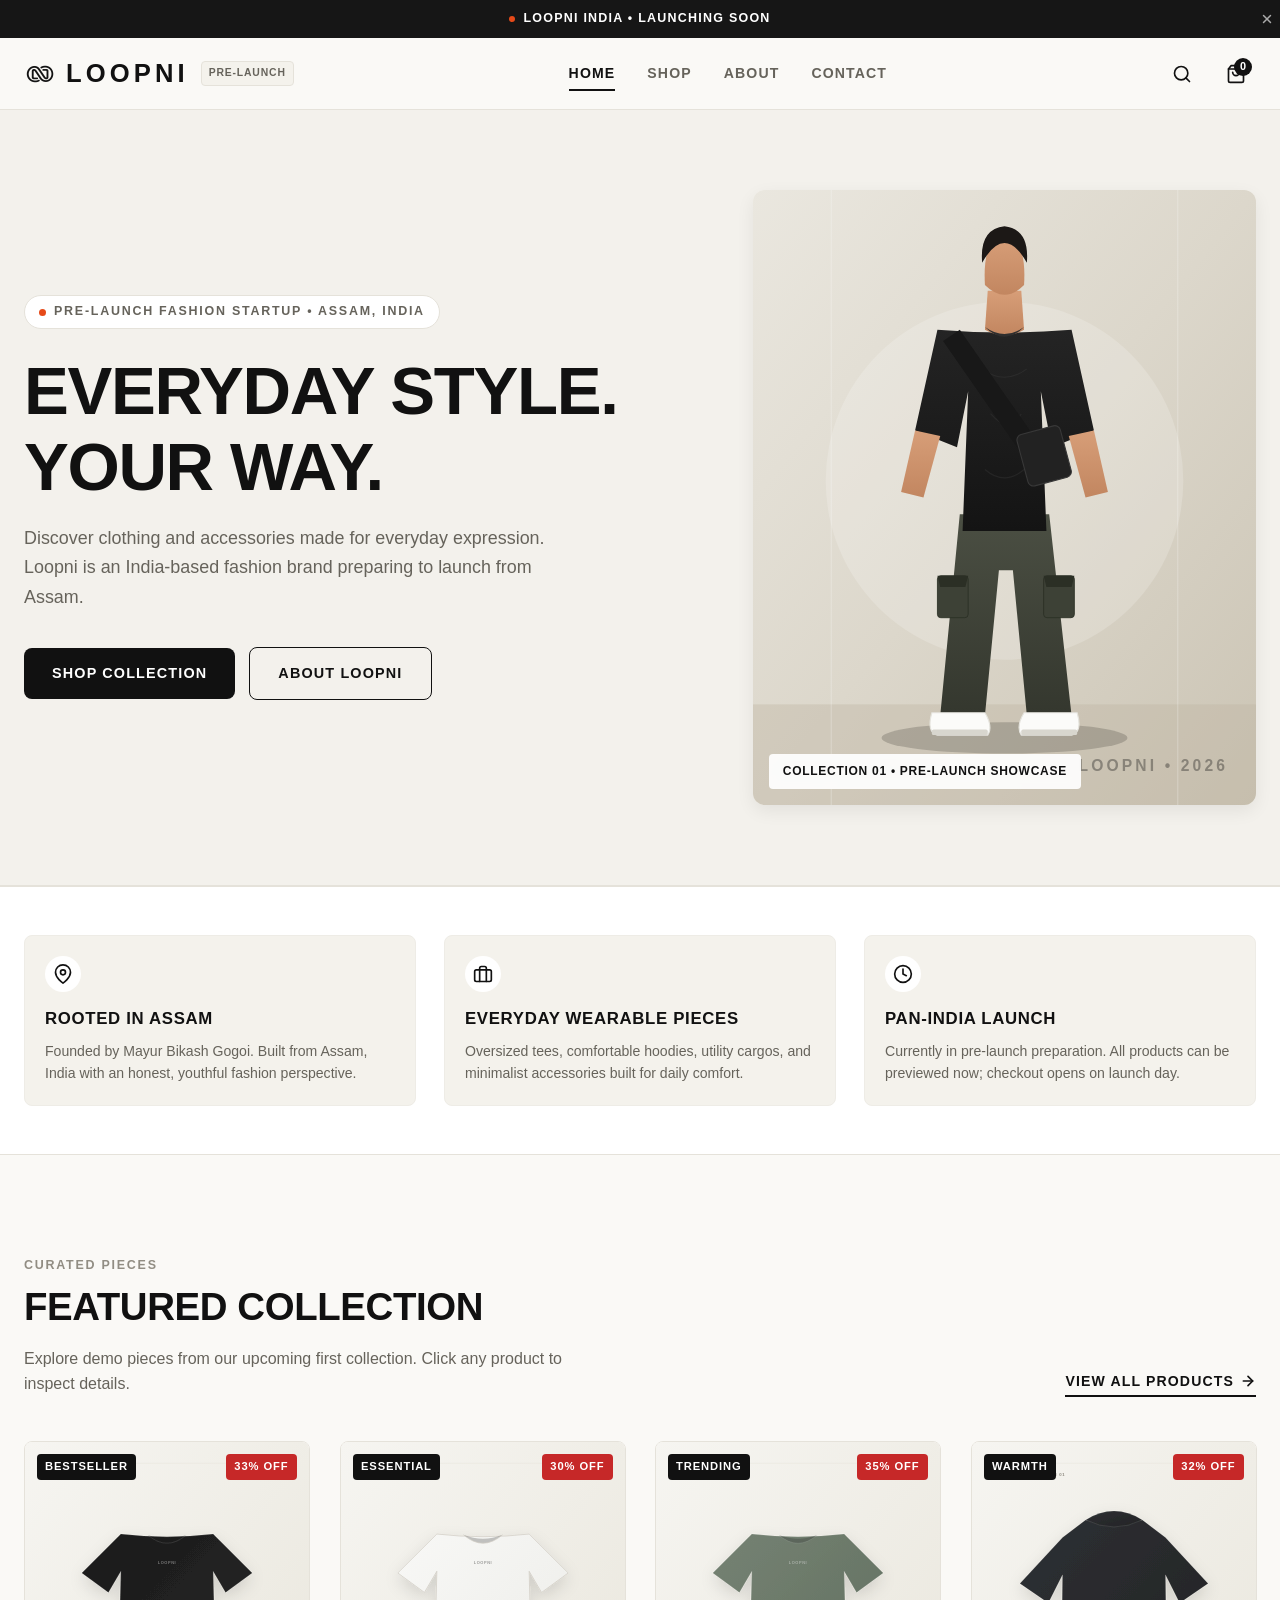
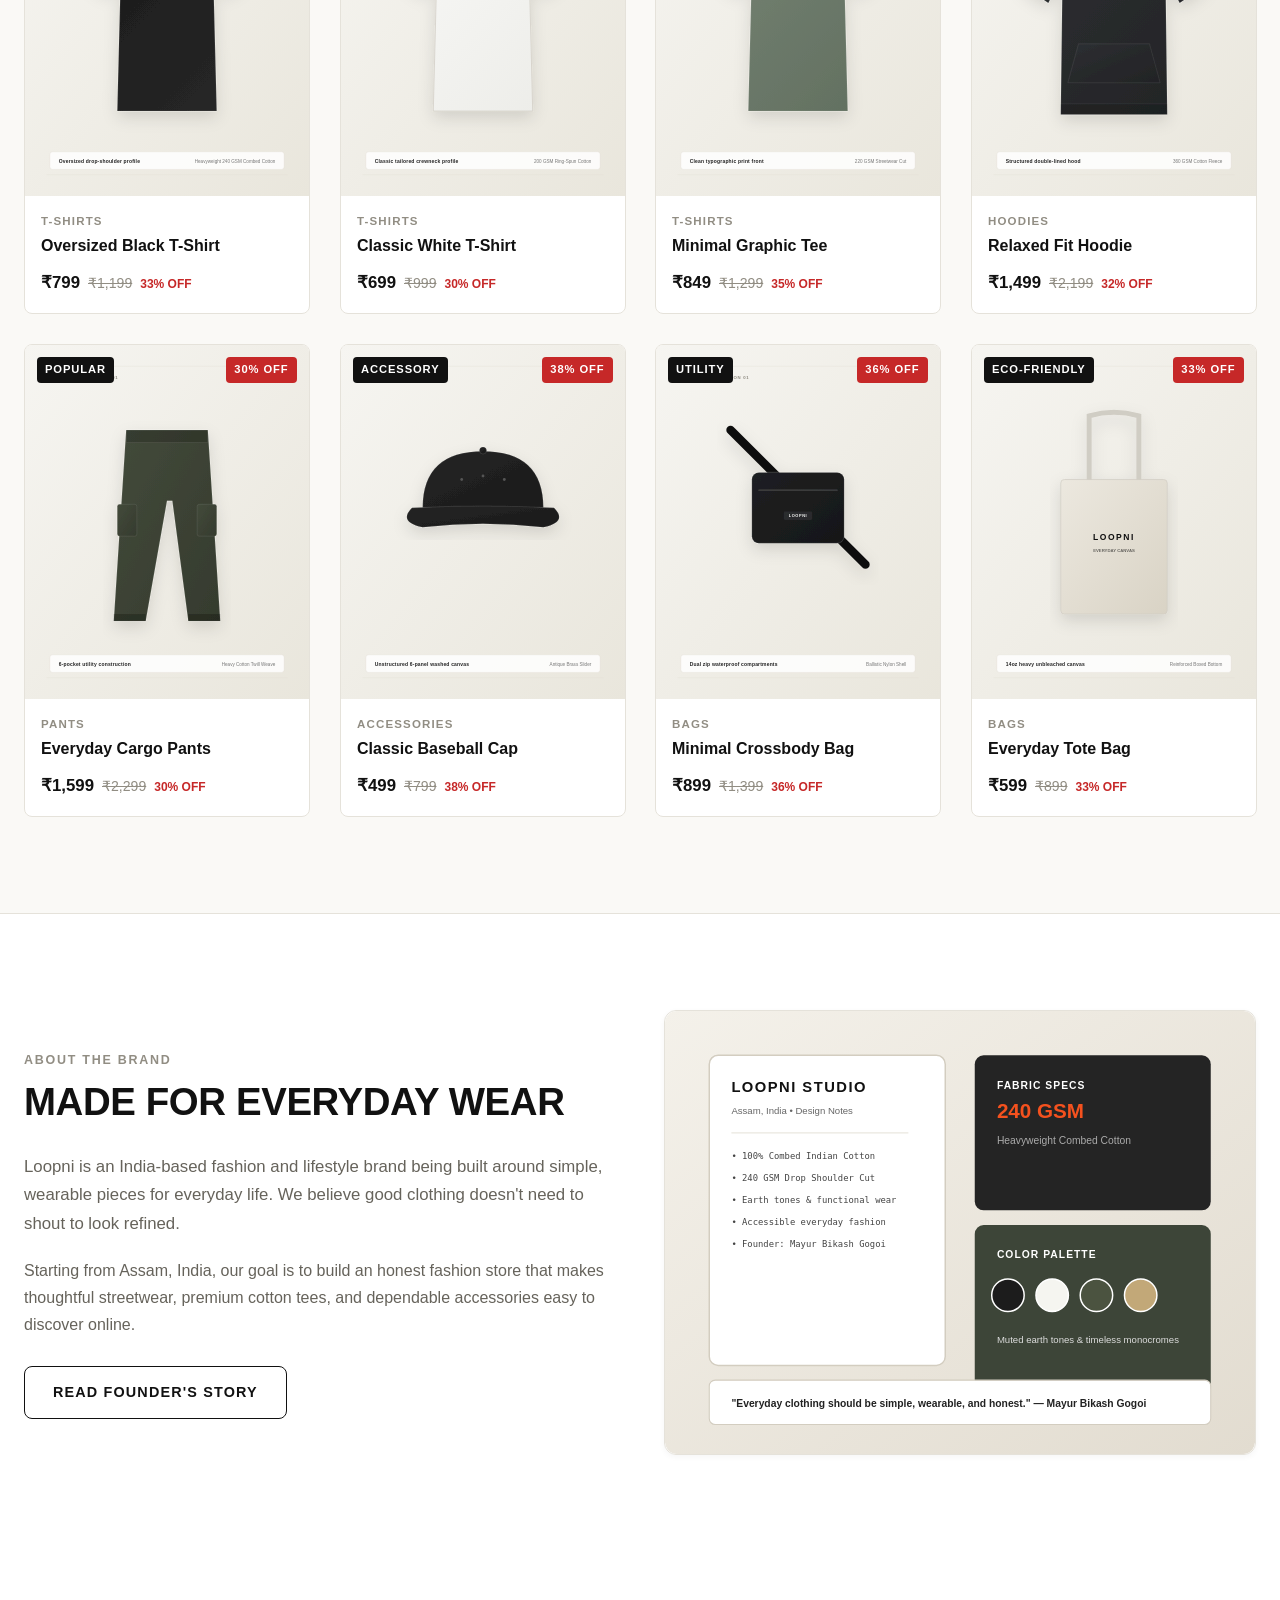
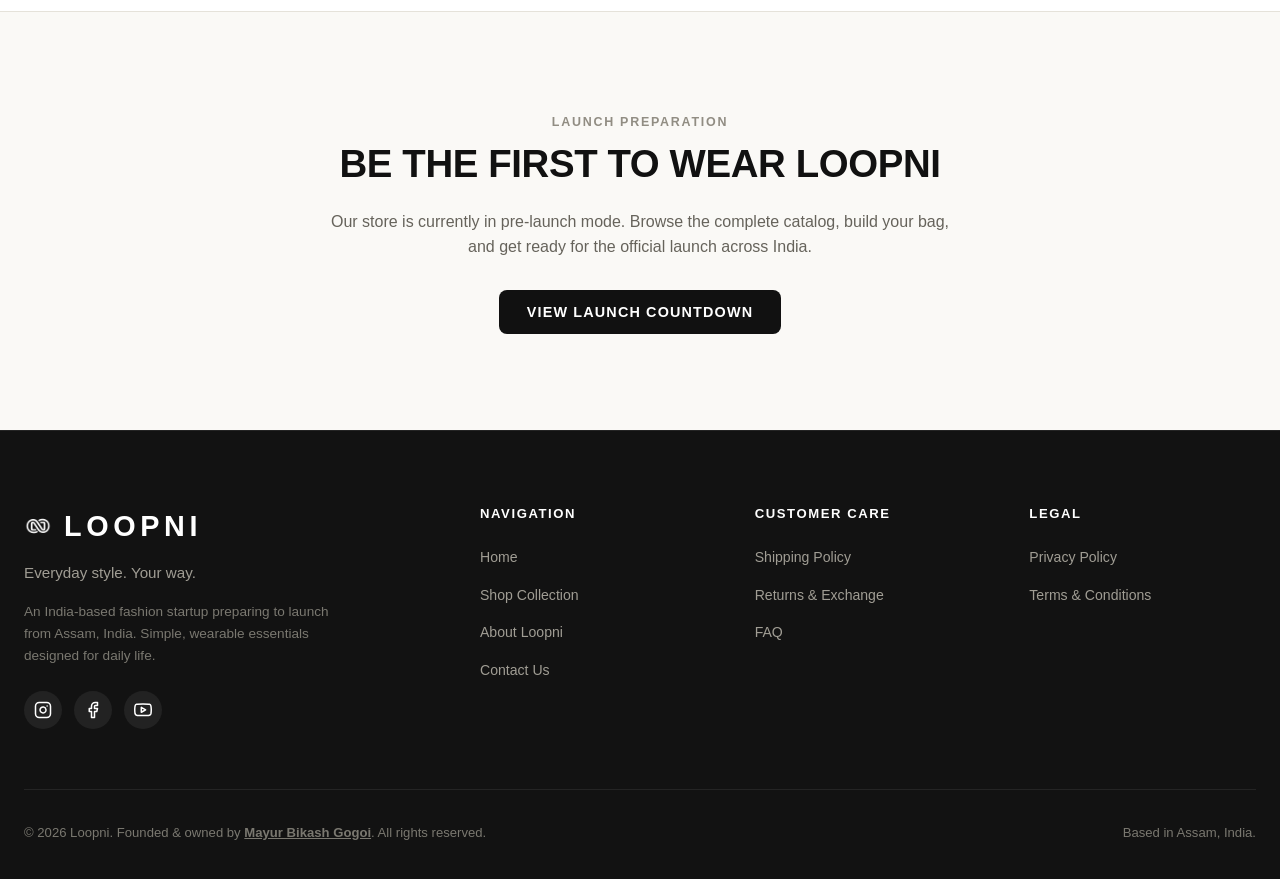
<file: index.html>
<!DOCTYPE html>
<html lang="en">
<head>
  <meta charset="UTF-8">
  <meta name="viewport" content="width=device-width, initial-scale=1.0">
  <title>Loopni — Clothing &amp; Accessories | India</title>
  <meta name="description" content="Loopni is an India-based clothing and accessories brand from Assam, preparing to launch with everyday fashion and wearable essentials.">
  <meta name="robots" content="index, follow">
  <link rel="canonical" href="https://loopni.shop/">

  <!-- Open Graph / Facebook -->
  <meta property="og:type" content="website">
  <meta property="og:url" content="https://loopni.shop/">
  <meta property="og:title" content="Loopni — Clothing &amp; Accessories | India">
  <meta property="og:description" content="Loopni is an India-based clothing and accessories brand from Assam, preparing to launch with everyday fashion and wearable essentials.">
  <meta property="og:image" content="https://loopni.shop/assets/images/branding/og-image.svg">
  <meta property="og:site_name" content="Loopni">

  <!-- Twitter Card -->
  <meta name="twitter:card" content="summary_large_image">
  <meta name="twitter:title" content="Loopni — Clothing &amp; Accessories | India">
  <meta name="twitter:description" content="Loopni is an India-based clothing and accessories brand from Assam, preparing to launch with everyday fashion and wearable essentials.">
  <meta name="twitter:image" content="https://loopni.shop/assets/images/branding/og-image.svg">

  <!-- GOOGLE SEARCH CONSOLE VERIFICATION
       Replace the placeholder below with the verification meta tag provided by Google Search Console. -->
  <meta name="google-site-verification" content="GSC_VERIFICATION_TOKEN_PLACEHOLDER">

  <!-- Favicon & PWA Icons -->
  <link rel="icon" href="favicon.ico" sizes="any">
  <link rel="icon" href="assets/icons/favicon.svg" type="image/svg+xml">
  <link rel="apple-touch-icon" href="apple-touch-icon.png">
  <link rel="manifest" href="manifest.json">
  <meta name="theme-color" content="#111111">

  <!-- Stylesheet -->
  <link rel="stylesheet" href="css/style.css">

  <!-- JSON-LD Structured Data: Organization, Founder & WebSite Entity Graph -->
  <script type="application/ld+json">
  {
    "@context": "https://schema.org",
    "@graph": [
      {
        "@type": "WebSite",
        "@id": "https://loopni.shop/#website",
        "name": "Loopni",
        "url": "https://loopni.shop/",
        "description": "Everyday style. Your way. Founded in Assam, India by Mayur Bikash Gogoi.",
        "potentialAction": {
          "@type": "SearchAction",
          "target": "https://loopni.shop/shop.html?q={search_term_string}",
          "query-input": "required name=search_term_string"
        }
      },
      {
        "@type": "Organization",
        "@id": "https://loopni.shop/#organization",
        "name": "Loopni",
        "alternateName": "Loopni Fashion",
        "url": "https://loopni.shop/",
        "logo": "https://loopni.shop/assets/images/branding/icon-512.png",
        "sameAs": [
          "https://www.instagram.com/loopni.pvt/"
        ],
        "founder": {
          "@id": "https://loopni.shop/#founder"
        },
        "ownerships": [
          {
            "@type": "OwnershipInfo",
            "typeOfGood": { "@id": "https://loopni.shop/#organization" },
            "acquiredFrom": { "@id": "https://loopni.shop/#founder" }
          }
        ],
        "address": {
          "@type": "PostalAddress",
          "addressRegion": "Assam",
          "addressCountry": "IN"
        },
        "description": "Loopni is an India-based fashion brand founded in Assam by Mayur Bikash Gogoi, creating wearable everyday clothing and accessories."
      },
      {
        "@type": "Person",
        "@id": "https://loopni.shop/#founder",
        "name": "Mayur Bikash Gogoi",
        "givenName": "Mayur Bikash",
        "familyName": "Gogoi",
        "jobTitle": "Founder & Owner of Loopni",
        "image": "https://loopni.shop/assets/images/founder/mayur-bikash-gogoi.jpg",
        "sameAs": [
          "https://www.instagram.com/mayurrr__g/"
        ],
        "worksFor": {
          "@id": "https://loopni.shop/#organization"
        },
        "founderOf": {
          "@id": "https://loopni.shop/#organization"
        },
        "homeLocation": {
          "@type": "AdministrativeArea",
          "name": "Assam, India"
        },
        "nationality": {
          "@type": "Country",
          "name": "India"
        },
        "url": "https://loopni.shop/about.html"
      }
    ]
  }
  </script>
</head>
<body>
  <a href="#mainContent" class="skip-to-content">Skip to main content</a>

  <!-- Top Announcement Bar -->
  <div class="announcement-bar" id="announcementBar" role="region" aria-label="Store Announcement">
    <div class="container announcement-inner">
      <div class="announcement-text">
        <span class="announcement-dot" aria-hidden="true"></span>
        <span>LOOPNI INDIA • LAUNCHING SOON</span>
      </div>
      <button type="button" class="announcement-close" id="announcementCloseBtn" aria-label="Dismiss announcement">
        <svg width="14" height="14" viewBox="0 0 24 24" fill="none" stroke="currentColor" stroke-width="2.5" stroke-linecap="round" stroke-linejoin="round">
          <line x1="18" y1="6" x2="6" y2="18"></line>
          <line x1="6" y1="6" x2="18" y2="18"></line>
        </svg>
      </button>
    </div>
  </div>

  <!-- Sticky Site Header -->
  <header class="site-header" role="banner">
    <div class="container header-inner">
      <div class="header-brand">
        <a href="index.html" class="brand-logo-link" aria-label="Loopni Home">
          <img src="assets/images/branding/logo-symbol-black.png" alt="Loopni" width="32" height="32" class="brand-logo-mark">
          <span class="brand-logo-text">LOOPNI</span>
        </a>
        <span class="brand-badge">Pre-Launch</span>
      </div>

      <nav class="desktop-nav" aria-label="Primary Navigation">
        <a href="index.html" class="nav-link active">Home</a>
        <a href="shop.html" class="nav-link">Shop</a>
        <a href="about.html" class="nav-link">About</a>
        <a href="contact.html" class="nav-link">Contact</a>
      </nav>

      <div class="header-actions">
        <!-- Search Button -->
        <button type="button" class="action-btn" data-open-search aria-label="Search clothing and accessories">
          <svg width="20" height="20" viewBox="0 0 24 24" fill="none" stroke="currentColor" stroke-width="2" stroke-linecap="round" stroke-linejoin="round">
            <circle cx="11" cy="11" r="8"></circle>
            <line x1="21" y1="21" x2="16.65" y2="16.65"></line>
          </svg>
        </button>

        <!-- Cart Button -->
        <button type="button" class="action-btn" data-open-cart aria-label="Shopping bag">
          <svg width="20" height="20" viewBox="0 0 24 24" fill="none" stroke="currentColor" stroke-width="2" stroke-linecap="round" stroke-linejoin="round">
            <path d="M6 2L3 6v14a2 2 0 0 0 2 2h14a2 2 0 0 0 2-2V6l-3-4z"></path>
            <line x1="3" y1="6" x2="21" y2="6"></line>
            <path d="M16 10a4 4 0 0 1-8 0"></path>
          </svg>
          <span class="cart-count-badge" aria-label="0 items in cart">0</span>
        </button>

        <!-- Mobile Menu Toggle -->
        <button type="button" class="mobile-menu-toggle" id="mobileMenuToggle" aria-label="Toggle navigation menu" aria-expanded="false" aria-controls="mobileNavDrawer">
          <span class="hamburger-line"></span>
          <span class="hamburger-line"></span>
          <span class="hamburger-line"></span>
        </button>
      </div>
    </div>
  </header>

  <!-- Mobile Navigation Drawer -->
  <div class="mobile-nav-drawer" id="mobileNavDrawer" role="dialog" aria-modal="true" aria-label="Mobile Navigation">
    <div class="drawer-backdrop" id="mobileNavBackdrop"></div>
    <div class="drawer-content">
      <div class="drawer-header">
        <div class="brand-logo-link">
            <img src="assets/images/branding/logo-symbol-black.png" alt="Loopni" width="28" height="28" class="brand-logo-mark">
            <span class="brand-logo-text" style="font-size: 1.4rem;">LOOPNI</span>
          </div>
        <button type="button" class="modal-close-btn" id="mobileNavClose" aria-label="Close navigation menu">
          <svg width="20" height="20" viewBox="0 0 24 24" fill="none" stroke="currentColor" stroke-width="2" stroke-linecap="round" stroke-linejoin="round">
            <line x1="18" y1="6" x2="6" y2="18"></line>
            <line x1="6" y1="6" x2="18" y2="18"></line>
          </svg>
        </button>
      </div>
      <ul class="drawer-nav-list">
        <li><a href="index.html" class="drawer-nav-link active">Home</a></li>
        <li><a href="shop.html" class="drawer-nav-link">Shop Collection</a></li>
        <li><a href="about.html" class="drawer-nav-link">About Loopni</a></li>
        <li><a href="contact.html" class="drawer-nav-link">Contact</a></li>
        <li><a href="faq.html" class="drawer-nav-link">FAQ</a></li>
      </ul>
      <div class="drawer-footer">
        <p><strong>Loopni Fashion India</strong></p>
        <p>Pre-launch startup from Assam, India.</p>
        <p style="font-size: 0.8rem;">Online purchases opening soon.</p>
      </div>
    </div>
  </div>

  <!-- Search Modal -->
  <div class="search-modal" id="searchModal" role="dialog" aria-modal="true" aria-label="Search Catalog">
    <div class="search-modal-backdrop" id="searchModalBackdrop"></div>
    <div class="search-modal-box">
      <div style="display: flex; justify-content: space-between; align-items: center; margin-bottom: 16px;">
        <span style="font-size: 0.85rem; font-weight: 750; letter-spacing: 0.08em; text-transform: uppercase; color: var(--color-primary);">Search Catalog</span>
        <button type="button" class="modal-close-btn" id="searchModalClose" aria-label="Close search">
          <svg width="18" height="18" viewBox="0 0 24 24" fill="none" stroke="currentColor" stroke-width="2" stroke-linecap="round" stroke-linejoin="round">
            <line x1="18" y1="6" x2="6" y2="18"></line>
            <line x1="6" y1="6" x2="18" y2="18"></line>
          </svg>
        </button>
      </div>
      <form class="search-form" id="globalSearchForm">
        <input type="search" class="search-input" id="globalSearchInput" placeholder="Search t-shirts, hoodies, cargos, bags..." autocomplete="off">
        <button type="submit" class="search-submit-btn" aria-label="Execute search">
          <svg width="20" height="20" viewBox="0 0 24 24" fill="none" stroke="currentColor" stroke-width="2" stroke-linecap="round" stroke-linejoin="round">
            <circle cx="11" cy="11" r="8"></circle>
            <line x1="21" y1="21" x2="16.65" y2="16.65"></line>
          </svg>
        </button>
      </form>
      <div class="search-suggestions">
        <span class="search-suggestions-label">Popular:</span>
        <button type="button" class="search-tag">T-Shirts</button>
        <button type="button" class="search-tag">Hoodies</button>
        <button type="button" class="search-tag">Cargos</button>
        <button type="button" class="search-tag">Bags</button>
        <button type="button" class="search-tag">Oversized</button>
      </div>
    </div>
  </div>

  <!-- Shopping Cart Drawer -->
  <div class="cart-drawer-wrapper" id="cartDrawerWrapper" role="dialog" aria-modal="true" aria-label="Shopping Cart">
    <div class="cart-drawer-backdrop" id="cartDrawerBackdrop"></div>
    <div class="cart-drawer">
      <div class="cart-drawer-header">
        <div style="display: flex; align-items: center; gap: 8px;">
          <h2 class="cart-drawer-title">Shopping Bag</h2>
          <span id="cartDrawerCount" style="font-size: 0.88rem; color: var(--color-text-muted); font-weight: 600;">(0)</span>
        </div>
        <button type="button" class="modal-close-btn" id="cartDrawerClose" aria-label="Close cart">
          <svg width="20" height="20" viewBox="0 0 24 24" fill="none" stroke="currentColor" stroke-width="2" stroke-linecap="round" stroke-linejoin="round">
            <line x1="18" y1="6" x2="6" y2="18"></line>
            <line x1="6" y1="6" x2="18" y2="18"></line>
          </svg>
        </button>
      </div>
      <div class="cart-items-list" id="cartItemsContainer">
        <!-- Rendered by Cart.renderDrawer() -->
      </div>
      <div class="cart-drawer-footer">
        <div class="cart-summary-row">
          <span>Subtotal</span>
          <span class="cart-summary-total" id="cartSubtotalDisplay">₹0</span>
        </div>
        <div class="cart-prelaunch-notice">
          ℹ️ Store is preparing for launch. Online purchases unlock on launch date.
        </div>
        <button type="button" class="checkout-btn" id="cartCheckoutBtn">
          <span>Proceed to Checkout</span>
          <svg width="18" height="18" viewBox="0 0 24 24" fill="none" stroke="currentColor" stroke-width="2.5" stroke-linecap="round" stroke-linejoin="round">
            <line x1="5" y1="12" x2="19" y2="12"></line>
            <polyline points="12 5 19 12 12 19"></polyline>
          </svg>
        </button>
      </div>
    </div>
  </div>

  <!-- Coming Soon Purchase Modal -->
  <div class="coming-soon-modal-wrapper" id="comingSoonModal" role="dialog" aria-modal="true" aria-labelledby="comingSoonTitle">
    <div class="coming-soon-backdrop" id="comingSoonBackdrop"></div>
    <div class="coming-soon-card">
      <button type="button" class="modal-close-btn" id="comingSoonCloseBtn" aria-label="Close modal">
        <svg width="20" height="20" viewBox="0 0 24 24" fill="none" stroke="currentColor" stroke-width="2" stroke-linecap="round" stroke-linejoin="round">
          <line x1="18" y1="6" x2="6" y2="18"></line>
          <line x1="6" y1="6" x2="18" y2="18"></line>
        </svg>
      </button>
      <div class="coming-soon-badge">
        <span>● Pre-Launch Preview</span>
      </div>
      <h2 class="coming-soon-title" id="comingSoonTitle">LOOPNI IS ALMOST HERE.</h2>
      <p class="coming-soon-desc" id="comingSoonDesc">
        We're preparing the Loopni store and getting everything ready for launch. Online purchasing will be available soon.
      </p>

      <!-- Launch Countdown -->
      <div class="countdown-grid" role="timer" aria-label="Launch countdown">
        <div class="countdown-box">
          <span class="countdown-number" id="countdownDays">00</span>
          <span class="countdown-label">Days</span>
        </div>
        <div class="countdown-box">
          <span class="countdown-number" id="countdownHours">00</span>
          <span class="countdown-label">Hours</span>
        </div>
        <div class="countdown-box">
          <span class="countdown-number" id="countdownMinutes">00</span>
          <span class="countdown-label">Minutes</span>
        </div>
        <div class="countdown-box">
          <span class="countdown-number" id="countdownSeconds">00</span>
          <span class="countdown-label">Seconds</span>
        </div>
      </div>

      <!-- Launch Notification Signup -->
      <form class="notify-form" id="comingSoonNotifyForm">
        <input type="email" class="notify-input" placeholder="Enter your email for launch access" required aria-label="Email address for launch alerts">
        <button type="submit" class="notify-btn">Notify Me</button>
      </form>
      <p class="notify-feedback" id="notifyFeedback"></p>
    </div>
  </div>

  <!-- Main Content -->
  <main id="mainContent">
    <!-- Hero Section -->
    <section class="hero-section" aria-labelledby="heroHeadline">
      <div class="container hero-grid">
        <div class="hero-content">
          <div class="hero-tag">
            <span class="hero-tag-dot" aria-hidden="true"></span>
            <span>Pre-Launch Fashion Startup • Assam, India</span>
          </div>
          <h1 class="hero-headline" id="heroHeadline">EVERYDAY STYLE. YOUR WAY.</h1>
          <p class="hero-subtext">
            Discover clothing and accessories made for everyday expression. Loopni is an India-based fashion brand preparing to launch from Assam.
          </p>
          <div class="hero-actions">
            <a href="shop.html" class="btn btn-primary">Shop Collection</a>
            <a href="about.html" class="btn btn-secondary">About Loopni</a>
          </div>
        </div>
        <div class="hero-visual">
          <img src="assets/images/hero/hero-fashion.svg" alt="Model wearing Loopni everyday streetwear and oversized collection" class="hero-image" width="900" height="1100" fetchpriority="high">
          <div class="hero-image-caption">
            <span>COLLECTION 01 • PRE-LAUNCH SHOWCASE</span>
          </div>
        </div>
      </div>
    </section>

    <!-- Startup Transparency Pre-Launch Strip -->
    <section class="prelaunch-banner-section" aria-label="Brand Highlights">
      <div class="container">
        <div class="transparency-grid">
          <div class="transparency-item">
            <div class="transparency-icon" aria-hidden="true">
              <svg width="20" height="20" viewBox="0 0 24 24" fill="none" stroke="currentColor" stroke-width="2" stroke-linecap="round" stroke-linejoin="round">
                <path d="M21 10c0 7-9 13-9 13s-9-6-9-13a9 9 0 0 1 18 0z"></path>
                <circle cx="12" cy="10" r="3"></circle>
              </svg>
            </div>
            <h3 class="transparency-title">Rooted in Assam</h3>
            <p class="transparency-desc">Founded by Mayur Bikash Gogoi. Built from Assam, India with an honest, youthful fashion perspective.</p>
          </div>
          <div class="transparency-item">
            <div class="transparency-icon" aria-hidden="true">
              <svg width="20" height="20" viewBox="0 0 24 24" fill="none" stroke="currentColor" stroke-width="2" stroke-linecap="round" stroke-linejoin="round">
                <rect x="2" y="7" width="20" height="14" rx="2" ry="2"></rect>
                <path d="M16 21V5a2 2 0 0 0-2-2h-4a2 2 0 0 0-2 2v16"></path>
              </svg>
            </div>
            <h3 class="transparency-title">Everyday Wearable Pieces</h3>
            <p class="transparency-desc">Oversized tees, comfortable hoodies, utility cargos, and minimalist accessories built for daily comfort.</p>
          </div>
          <div class="transparency-item">
            <div class="transparency-icon" aria-hidden="true">
              <svg width="20" height="20" viewBox="0 0 24 24" fill="none" stroke="currentColor" stroke-width="2" stroke-linecap="round" stroke-linejoin="round">
                <circle cx="12" cy="12" r="10"></circle>
                <polyline points="12 6 12 12 16 14"></polyline>
              </svg>
            </div>
            <h3 class="transparency-title">Pan-India Launch</h3>
            <p class="transparency-desc">Currently in pre-launch preparation. All products can be previewed now; checkout opens on launch day.</p>
          </div>
        </div>
      </div>
    </section>

    <!-- Featured Collection -->
    <section class="section" aria-labelledby="featuredHeading">
      <div class="container">
        <div class="section-header">
          <div class="section-header-row">
            <div>
              <span class="section-tag">Curated Pieces</span>
              <h2 class="section-title" id="featuredHeading">FEATURED COLLECTION</h2>
              <p class="section-subtitle">Explore demo pieces from our upcoming first collection. Click any product to inspect details.</p>
            </div>
            <a href="shop.html" class="section-view-all">
              <span>View All Products</span>
              <svg width="16" height="16" viewBox="0 0 24 24" fill="none" stroke="currentColor" stroke-width="2.5" stroke-linecap="round" stroke-linejoin="round">
                <line x1="5" y1="12" x2="19" y2="12"></line>
                <polyline points="12 5 19 12 12 19"></polyline>
              </svg>
            </a>
          </div>
        </div>

        <!-- Crawlable HTML product grid (8 Featured demo products) -->
        <div class="product-grid" id="homeFeaturedGrid">
          <!-- Product 1 -->
          <article class="product-card reveal" data-id="1">
            <div class="product-card-media">
              <img src="assets/images/products/oversized-black-tshirt-1.svg" alt="Oversized Black Cotton T-Shirt from Loopni" class="product-card-img" width="800" height="1000" loading="lazy">
              <span class="product-badge">Bestseller</span>
              <span class="product-badge discount-badge" style="left: auto; right: 12px;">33% OFF</span>
              <a href="product.html?id=1" class="product-quick-view">View Product</a>
            </div>
            <div class="product-card-body">
              <span class="product-card-cat">T-Shirts</span>
              <h3 class="product-card-title"><a href="product.html?id=1">Oversized Black T-Shirt</a></h3>
              <div class="product-card-prices">
                <span class="price-current">₹799</span>
                <span class="price-original">₹1,199</span>
                <span class="price-discount">33% OFF</span>
              </div>
            </div>
          </article>

          <!-- Product 2 -->
          <article class="product-card reveal" data-id="2">
            <div class="product-card-media">
              <img src="assets/images/products/classic-white-tshirt-1.svg" alt="Classic White Cotton T-Shirt from Loopni" class="product-card-img" width="800" height="1000" loading="lazy">
              <span class="product-badge">Essential</span>
              <span class="product-badge discount-badge" style="left: auto; right: 12px;">30% OFF</span>
              <a href="product.html?id=2" class="product-quick-view">View Product</a>
            </div>
            <div class="product-card-body">
              <span class="product-card-cat">T-Shirts</span>
              <h3 class="product-card-title"><a href="product.html?id=2">Classic White T-Shirt</a></h3>
              <div class="product-card-prices">
                <span class="price-current">₹699</span>
                <span class="price-original">₹999</span>
                <span class="price-discount">30% OFF</span>
              </div>
            </div>
          </article>

          <!-- Product 3 -->
          <article class="product-card reveal" data-id="3">
            <div class="product-card-media">
              <img src="assets/images/products/minimal-graphic-tee-1.svg" alt="Minimal Graphic Typography Tee from Loopni" class="product-card-img" width="800" height="1000" loading="lazy">
              <span class="product-badge">Trending</span>
              <span class="product-badge discount-badge" style="left: auto; right: 12px;">35% OFF</span>
              <a href="product.html?id=3" class="product-quick-view">View Product</a>
            </div>
            <div class="product-card-body">
              <span class="product-card-cat">T-Shirts</span>
              <h3 class="product-card-title"><a href="product.html?id=3">Minimal Graphic Tee</a></h3>
              <div class="product-card-prices">
                <span class="price-current">₹849</span>
                <span class="price-original">₹1,299</span>
                <span class="price-discount">35% OFF</span>
              </div>
            </div>
          </article>

          <!-- Product 4 -->
          <article class="product-card reveal" data-id="4">
            <div class="product-card-media">
              <img src="assets/images/products/relaxed-fit-hoodie-1.svg" alt="Relaxed Fit Heavyweight Fleece Hoodie from Loopni" class="product-card-img" width="800" height="1000" loading="lazy">
              <span class="product-badge">Warmth</span>
              <span class="product-badge discount-badge" style="left: auto; right: 12px;">32% OFF</span>
              <a href="product.html?id=4" class="product-quick-view">View Product</a>
            </div>
            <div class="product-card-body">
              <span class="product-card-cat">Hoodies</span>
              <h3 class="product-card-title"><a href="product.html?id=4">Relaxed Fit Hoodie</a></h3>
              <div class="product-card-prices">
                <span class="price-current">₹1,499</span>
                <span class="price-original">₹2,199</span>
                <span class="price-discount">32% OFF</span>
              </div>
            </div>
          </article>

          <!-- Product 5 -->
          <article class="product-card reveal" data-id="6">
            <div class="product-card-media">
              <img src="assets/images/products/everyday-cargo-pants-1.svg" alt="Everyday Olive Cotton Cargo Pants from Loopni" class="product-card-img" width="800" height="1000" loading="lazy">
              <span class="product-badge">Popular</span>
              <span class="product-badge discount-badge" style="left: auto; right: 12px;">30% OFF</span>
              <a href="product.html?id=6" class="product-quick-view">View Product</a>
            </div>
            <div class="product-card-body">
              <span class="product-card-cat">Pants</span>
              <h3 class="product-card-title"><a href="product.html?id=6">Everyday Cargo Pants</a></h3>
              <div class="product-card-prices">
                <span class="price-current">₹1,599</span>
                <span class="price-original">₹2,299</span>
                <span class="price-discount">30% OFF</span>
              </div>
            </div>
          </article>

          <!-- Product 6 -->
          <article class="product-card reveal" data-id="9">
            <div class="product-card-media">
              <img src="assets/images/products/baseball-cap-1.svg" alt="Classic Washed Cotton Baseball Cap from Loopni" class="product-card-img" width="800" height="1000" loading="lazy">
              <span class="product-badge">Accessory</span>
              <span class="product-badge discount-badge" style="left: auto; right: 12px;">38% OFF</span>
              <a href="product.html?id=9" class="product-quick-view">View Product</a>
            </div>
            <div class="product-card-body">
              <span class="product-card-cat">Accessories</span>
              <h3 class="product-card-title"><a href="product.html?id=9">Classic Baseball Cap</a></h3>
              <div class="product-card-prices">
                <span class="price-current">₹499</span>
                <span class="price-original">₹799</span>
                <span class="price-discount">38% OFF</span>
              </div>
            </div>
          </article>

          <!-- Product 7 -->
          <article class="product-card reveal" data-id="10">
            <div class="product-card-media">
              <img src="assets/images/products/crossbody-bag-1.svg" alt="Minimal Waterproof Crossbody Daily Bag from Loopni" class="product-card-img" width="800" height="1000" loading="lazy">
              <span class="product-badge">Utility</span>
              <span class="product-badge discount-badge" style="left: auto; right: 12px;">36% OFF</span>
              <a href="product.html?id=10" class="product-quick-view">View Product</a>
            </div>
            <div class="product-card-body">
              <span class="product-card-cat">Bags</span>
              <h3 class="product-card-title"><a href="product.html?id=10">Minimal Crossbody Bag</a></h3>
              <div class="product-card-prices">
                <span class="price-current">₹899</span>
                <span class="price-original">₹1,399</span>
                <span class="price-discount">36% OFF</span>
              </div>
            </div>
          </article>

          <!-- Product 8 -->
          <article class="product-card reveal" data-id="11">
            <div class="product-card-media">
              <img src="assets/images/products/everyday-tote-bag-1.svg" alt="Heavyweight Organic Canvas Everyday Tote Bag from Loopni" class="product-card-img" width="800" height="1000" loading="lazy">
              <span class="product-badge">Eco-Friendly</span>
              <span class="product-badge discount-badge" style="left: auto; right: 12px;">33% OFF</span>
              <a href="product.html?id=11" class="product-quick-view">View Product</a>
            </div>
            <div class="product-card-body">
              <span class="product-card-cat">Bags</span>
              <h3 class="product-card-title"><a href="product.html?id=11">Everyday Tote Bag</a></h3>
              <div class="product-card-prices">
                <span class="price-current">₹599</span>
                <span class="price-original">₹899</span>
                <span class="price-discount">33% OFF</span>
              </div>
            </div>
          </article>
        </div>
      </div>
    </section>

    <!-- Brand Philosophy Section -->
    <section class="section" style="background-color: var(--color-surface); border-top: 1px solid var(--color-border); border-bottom: 1px solid var(--color-border);" aria-labelledby="storyHeading">
      <div class="container">
        <div class="about-grid">
          <div>
            <span class="section-tag">About The Brand</span>
            <h2 class="section-title" id="storyHeading" style="margin-bottom: 20px;">MADE FOR EVERYDAY WEAR</h2>
            <p style="font-size: 1.05rem; line-height: 1.7; color: var(--color-text-muted); margin-bottom: 18px;">
              Loopni is an India-based fashion and lifestyle brand being built around simple, wearable pieces for everyday life. We believe good clothing doesn't need to shout to look refined.
            </p>
            <p style="font-size: 1rem; line-height: 1.7; color: var(--color-text-muted); margin-bottom: 28px;">
              Starting from Assam, India, our goal is to build an honest fashion store that makes thoughtful streetwear, premium cotton tees, and dependable accessories easy to discover online.
            </p>
            <a href="about.html" class="btn btn-secondary">Read Founder's Story</a>
          </div>
          <div>
            <img src="assets/images/branding/about-story.svg" alt="Loopni design studio and fabric specifications" style="border-radius: var(--radius-lg); box-shadow: var(--shadow-sm); border: 1px solid var(--color-border);" width="800" height="600" loading="lazy">
          </div>
        </div>
      </div>
    </section>

    <!-- Countdown Banner CTA -->
    <section class="section" style="text-align: center; background-color: var(--color-bg);" aria-labelledby="ctaHeading">
      <div class="container" style="max-width: 680px;">
        <span class="section-tag">Launch Preparation</span>
        <h2 class="section-title" id="ctaHeading" style="margin-bottom: 14px;">BE THE FIRST TO WEAR LOOPNI</h2>
        <p style="color: var(--color-text-muted); margin-bottom: 30px;">
          Our store is currently in pre-launch mode. Browse the complete catalog, build your bag, and get ready for the official launch across India.
        </p>
        <button type="button" class="btn btn-primary" data-open-coming-soon>
          View Launch Countdown
        </button>
      </div>
    </section>
  </main>

  <!-- Site Footer -->
  <footer class="site-footer" role="contentinfo">
    <div class="container">
      <div class="footer-top">
        <div class="footer-brand-col">
          <div class="footer-logo">
          <img src="assets/images/branding/logo-symbol-white.png" alt="Loopni" width="28" height="28" class="footer-logo-mark">
          <span>LOOPNI</span>
        </div>
          <p class="footer-tagline">Everyday style. Your way.</p>
          <p class="footer-about-snippet">
            An India-based fashion startup preparing to launch from Assam, India. Simple, wearable essentials designed for daily life.
          </p>
          <div class="footer-social-links">
            <a href="https://www.instagram.com/loopni.pvt/" class="social-link" aria-label="Loopni Instagram" target="_blank" rel="noopener noreferrer">
              <svg width="18" height="18" viewBox="0 0 24 24" fill="none" stroke="currentColor" stroke-width="2" stroke-linecap="round" stroke-linejoin="round">
                <rect x="2" y="2" width="20" height="20" rx="5" ry="5"></rect>
                <path d="M16 11.37A4 4 0 1 1 12.63 8 4 4 0 0 1 16 11.37z"></path>
                <line x1="17.5" y1="6.5" x2="17.51" y2="6.5"></line>
              </svg>
            </a>
            <a href="https://facebook.com" class="social-link" aria-label="Loopni Facebook" target="_blank" rel="noopener noreferrer">
              <svg width="18" height="18" viewBox="0 0 24 24" fill="none" stroke="currentColor" stroke-width="2" stroke-linecap="round" stroke-linejoin="round">
                <path d="M18 2h-3a5 5 0 0 0-5 5v3H7v4h3v8h4v-8h3l1-4h-4V7a1 1 0 0 1 1-1h3z"></path>
              </svg>
            </a>
            <a href="https://youtube.com" class="social-link" aria-label="Loopni YouTube" target="_blank" rel="noopener noreferrer">
              <svg width="18" height="18" viewBox="0 0 24 24" fill="none" stroke="currentColor" stroke-width="2" stroke-linecap="round" stroke-linejoin="round">
                <path d="M22.54 6.42a2.78 2.78 0 0 0-1.94-2C18.88 4 12 4 12 4s-6.88 0-8.6.46a2.78 2.78 0 0 0-1.94 2A29 29 0 0 0 1 11.75a29 29 0 0 0 .46 5.33A2.78 2.78 0 0 0 3.4 19c1.72.46 8.6.46 8.6.46s6.88 0 8.6-.46a2.78 2.78 0 0 0 1.94-2 29 29 0 0 0 .46-5.25 29 29 0 0 0-.46-5.33z"></path>
                <polygon points="9.75 15.02 15.5 11.75 9.75 8.48 9.75 15.02"></polygon>
              </svg>
            </a>
          </div>
        </div>

        <div>
          <h3 class="footer-heading">Navigation</h3>
          <ul class="footer-links-list">
            <li><a href="index.html" class="footer-link">Home</a></li>
            <li><a href="shop.html" class="footer-link">Shop Collection</a></li>
            <li><a href="about.html" class="footer-link">About Loopni</a></li>
            <li><a href="contact.html" class="footer-link">Contact Us</a></li>
          </ul>
        </div>

        <div>
          <h3 class="footer-heading">Customer Care</h3>
          <ul class="footer-links-list">
            <li><a href="shipping.html" class="footer-link">Shipping Policy</a></li>
            <li><a href="returns.html" class="footer-link">Returns &amp; Exchange</a></li>
            <li><a href="faq.html" class="footer-link">FAQ</a></li>
          </ul>
        </div>

        <div>
          <h3 class="footer-heading">Legal</h3>
          <ul class="footer-links-list">
            <li><a href="privacy.html" class="footer-link">Privacy Policy</a></li>
            <li><a href="terms.html" class="footer-link">Terms &amp; Conditions</a></li>
          </ul>
        </div>
      </div>

      <div class="footer-bottom">
        <p>&copy; 2026 Loopni. Founded &amp; owned by <a href="about.html" style="text-decoration: underline; font-weight: 600;">Mayur Bikash Gogoi</a>. All rights reserved.</p>
        <div class="footer-origin-tag">
          <span>Based in Assam, India.</span>
        </div>
      </div>
    </div>
  </footer>

  <!-- Scripts -->
  <script src="js/config.js"></script>
  <script src="js/products.js"></script>
  <script src="js/cart.js"></script>
  <script src="js/animations.js"></script>
  <script src="js/app.js"></script>
</body>
</html>
</file>
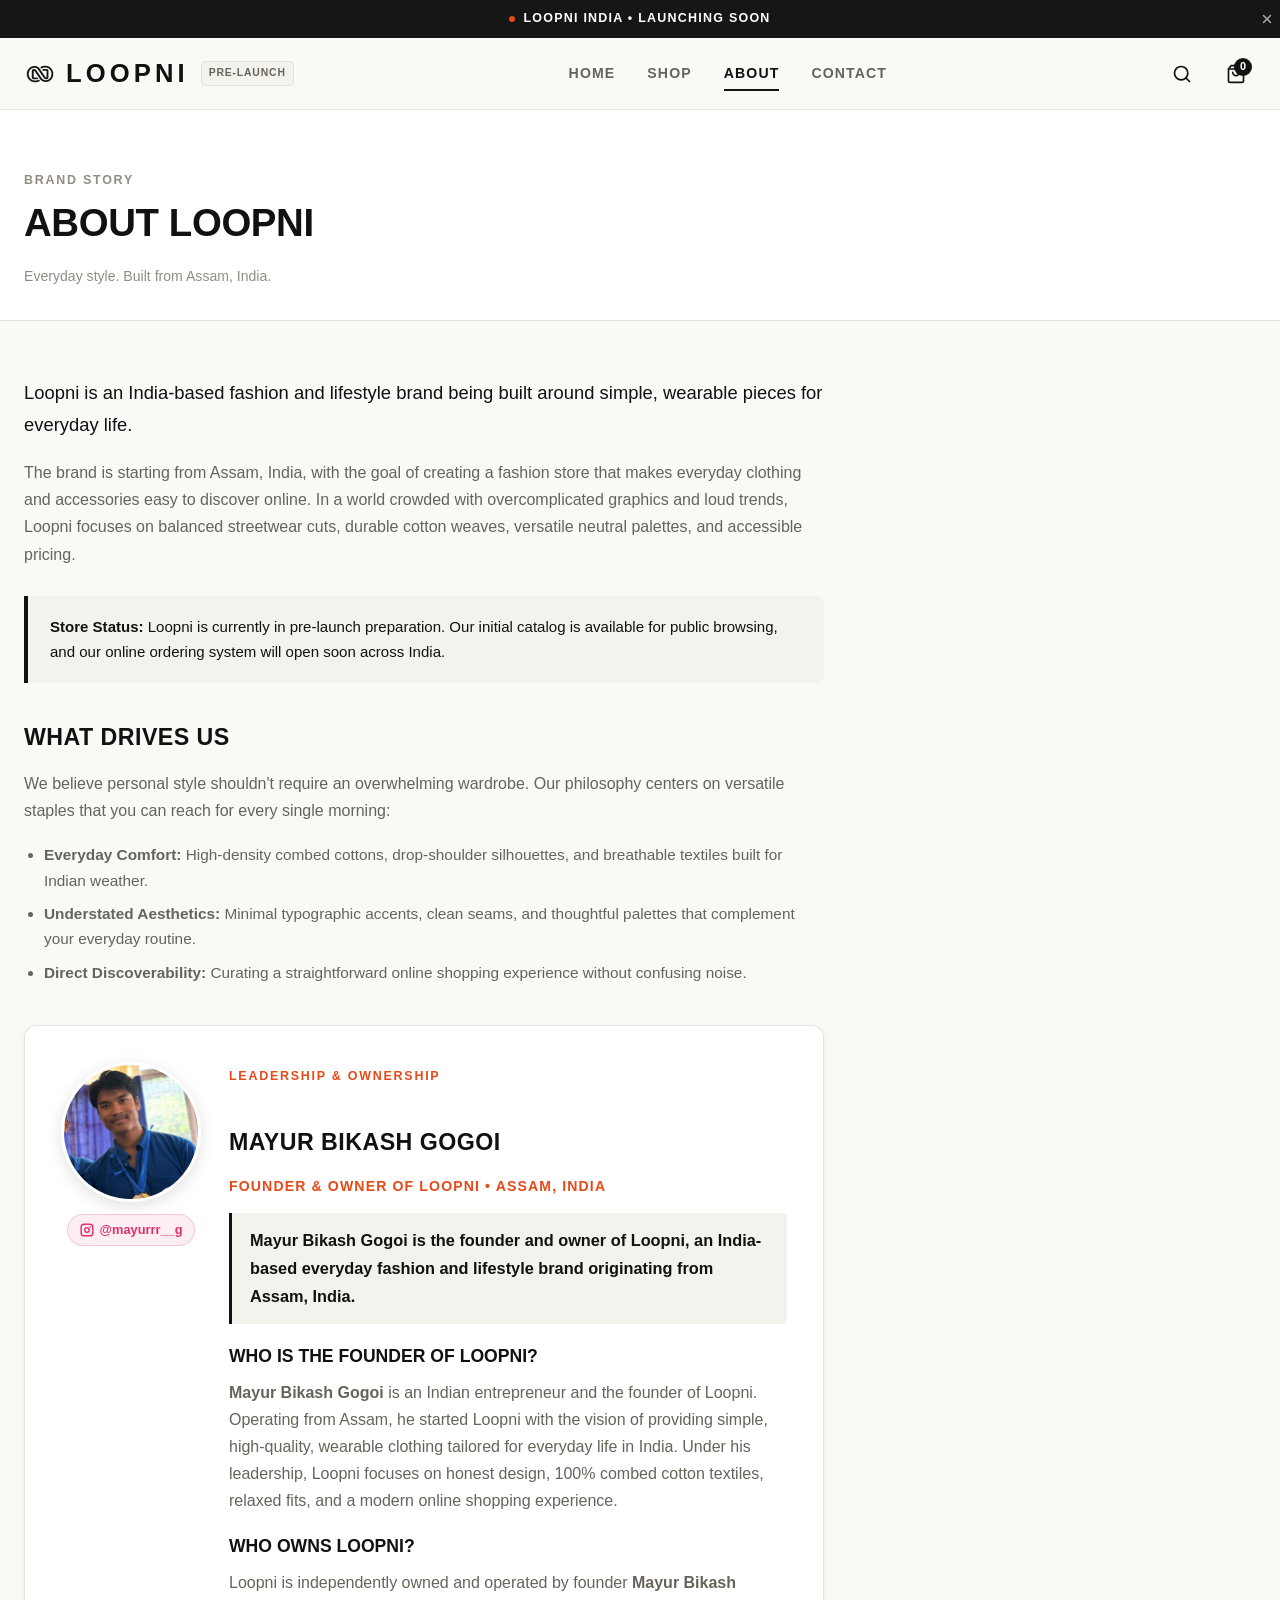
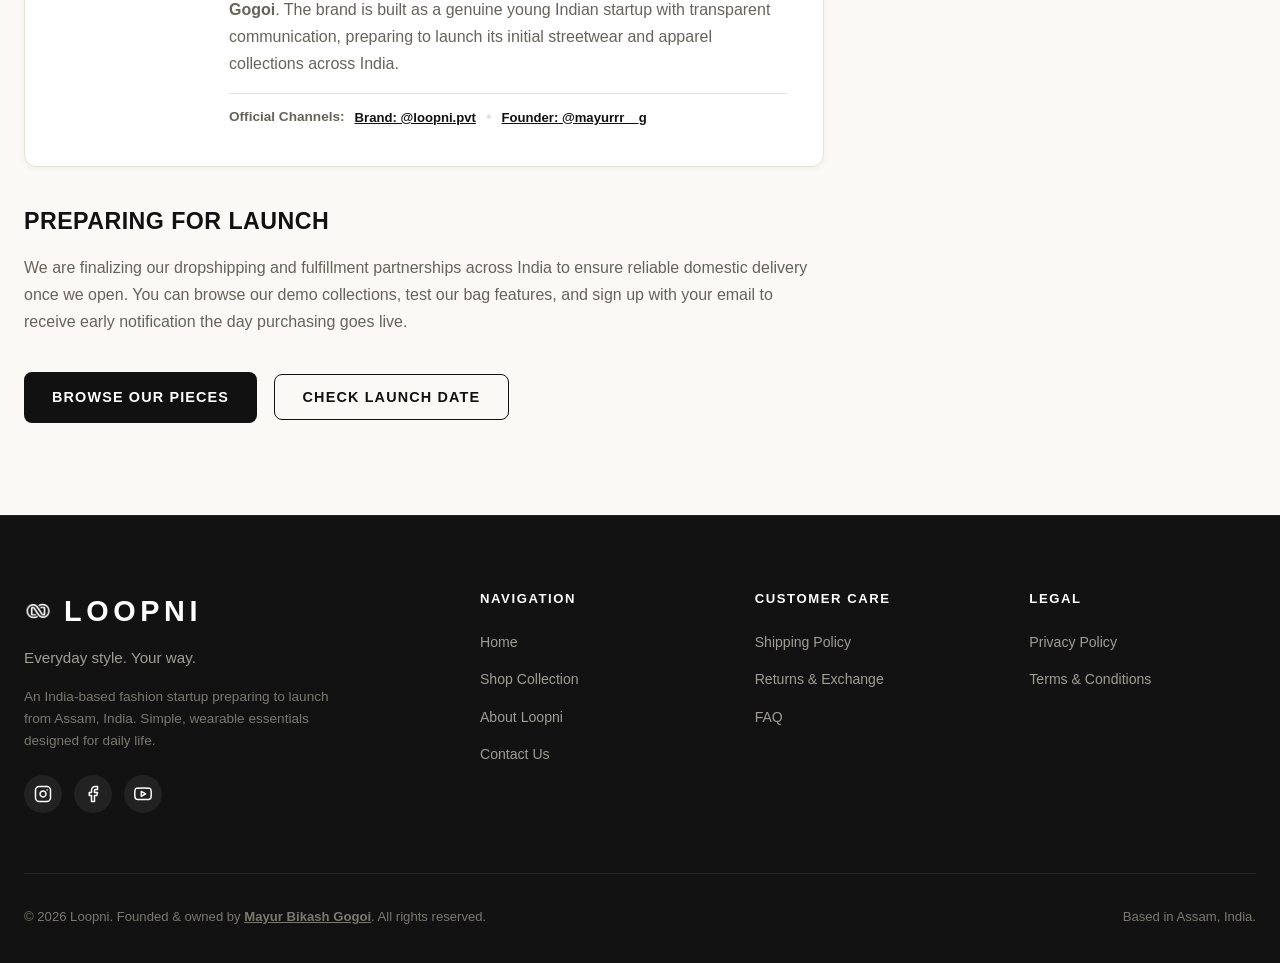
<file: about.html>
<!DOCTYPE html>
<html lang="en">
<head>
  <meta charset="UTF-8">
  <meta name="viewport" content="width=device-width, initial-scale=1.0">
  <title>About Loopni — Fashion Brand from Assam, India</title>
  <meta name="description" content="Learn about Loopni, an India-based fashion and lifestyle brand founded in Assam by Mayur Bikash Gogoi.">
  <meta name="robots" content="index, follow">
  <link rel="canonical" href="https://loopni.shop/about.html">

  <!-- Open Graph / Facebook -->
  <meta property="og:type" content="website">
  <meta property="og:url" content="https://loopni.shop/about.html">
  <meta property="og:title" content="About Loopni — Fashion Brand from Assam, India">
  <meta property="og:description" content="Learn about Loopni, an India-based fashion and lifestyle brand founded in Assam by Mayur Bikash Gogoi.">
  <meta property="og:image" content="https://loopni.shop/assets/images/branding/og-image.svg">
  <meta property="og:site_name" content="Loopni">

  <!-- Twitter Card -->
  <meta name="twitter:card" content="summary_large_image">
  <meta name="twitter:title" content="About Loopni — Fashion Brand from Assam, India">
  <meta name="twitter:description" content="Learn about Loopni, an India-based fashion and lifestyle brand founded in Assam by Mayur Bikash Gogoi.">
  <meta name="twitter:image" content="https://loopni.shop/assets/images/branding/og-image.svg">

  <!-- GOOGLE SEARCH CONSOLE VERIFICATION
       Replace the placeholder below with the verification meta tag provided by Google Search Console. -->
  <meta name="google-site-verification" content="GSC_VERIFICATION_TOKEN_PLACEHOLDER">

  <!-- Favicon & PWA Icons -->
  <link rel="icon" href="favicon.ico" sizes="any">
  <link rel="icon" href="assets/icons/favicon.svg" type="image/svg+xml">
  <link rel="apple-touch-icon" href="apple-touch-icon.png">
  <link rel="manifest" href="manifest.json">
  <meta name="theme-color" content="#111111">

  <!-- Stylesheet -->
  <link rel="stylesheet" href="css/style.css">

  <!-- JSON-LD Entity Graph: Loopni & Founder Mayur Bikash Gogoi -->
  <script type="application/ld+json">
  {
    "@context": "https://schema.org",
    "@graph": [
      {
        "@type": "AboutPage",
        "@id": "https://loopni.shop/about.html#webpage",
        "url": "https://loopni.shop/about.html",
        "name": "About Loopni & Founder Mayur Bikash Gogoi",
        "description": "Learn about Loopni and its founder and owner, Mayur Bikash Gogoi, building an everyday fashion startup from Assam, India.",
        "isPartOf": {
          "@type": "WebSite",
          "@id": "https://loopni.shop/#website",
          "name": "Loopni",
          "url": "https://loopni.shop/"
        },
        "about": [
          { "@id": "https://loopni.shop/#organization" },
          { "@id": "https://loopni.shop/#founder" }
        ]
      },
      {
        "@type": "Organization",
        "@id": "https://loopni.shop/#organization",
        "name": "Loopni",
        "alternateName": "Loopni Fashion",
        "url": "https://loopni.shop/",
        "logo": "https://loopni.shop/assets/images/branding/icon-512.png",
        "sameAs": [
          "https://www.instagram.com/loopni.pvt/"
        ],
        "founder": {
          "@id": "https://loopni.shop/#founder"
        },
        "ownerships": [
          {
            "@type": "OwnershipInfo",
            "typeOfGood": { "@id": "https://loopni.shop/#organization" },
            "acquiredFrom": { "@id": "https://loopni.shop/#founder" }
          }
        ],
        "address": {
          "@type": "PostalAddress",
          "addressRegion": "Assam",
          "addressCountry": "IN"
        },
        "description": "Loopni is an India-based fashion brand founded in Assam by Mayur Bikash Gogoi, creating wearable everyday clothing and accessories."
      },
      {
        "@type": "Person",
        "@id": "https://loopni.shop/#founder",
        "name": "Mayur Bikash Gogoi",
        "givenName": "Mayur Bikash",
        "familyName": "Gogoi",
        "jobTitle": "Founder & Owner of Loopni",
        "image": "https://loopni.shop/assets/images/founder/mayur-bikash-gogoi.jpg",
        "sameAs": [
          "https://www.instagram.com/mayurrr__g/"
        ],
        "description": "Mayur Bikash Gogoi is an Indian entrepreneur, fashion startup founder, and the owner of Loopni, an everyday fashion brand from Assam, India.",
        "worksFor": {
          "@id": "https://loopni.shop/#organization"
        },
        "founderOf": {
          "@id": "https://loopni.shop/#organization"
        },
        "homeLocation": {
          "@type": "AdministrativeArea",
          "name": "Assam, India"
        },
        "nationality": {
          "@type": "Country",
          "name": "India"
        },
        "url": "https://loopni.shop/about.html"
      }
    ]
  }
  </script>
</head>
<body>
  <a href="#mainContent" class="skip-to-content">Skip to main content</a>

  <!-- Top Announcement Bar -->
  <div class="announcement-bar" id="announcementBar" role="region" aria-label="Store Announcement">
    <div class="container announcement-inner">
      <div class="announcement-text">
        <span class="announcement-dot" aria-hidden="true"></span>
        <span>LOOPNI INDIA • LAUNCHING SOON</span>
      </div>
      <button type="button" class="announcement-close" id="announcementCloseBtn" aria-label="Dismiss announcement">
        <svg width="14" height="14" viewBox="0 0 24 24" fill="none" stroke="currentColor" stroke-width="2.5" stroke-linecap="round" stroke-linejoin="round">
          <line x1="18" y1="6" x2="6" y2="18"></line>
          <line x1="6" y1="6" x2="18" y2="18"></line>
        </svg>
      </button>
    </div>
  </div>

  <!-- Sticky Site Header -->
  <header class="site-header" role="banner">
    <div class="container header-inner">
      <div class="header-brand">
        <a href="index.html" class="brand-logo-link" aria-label="Loopni Home">
          <img src="assets/images/branding/logo-symbol-black.png" alt="Loopni" width="32" height="32" class="brand-logo-mark">
          <span class="brand-logo-text">LOOPNI</span>
        </a>
        <span class="brand-badge">Pre-Launch</span>
      </div>

      <nav class="desktop-nav" aria-label="Primary Navigation">
        <a href="index.html" class="nav-link">Home</a>
        <a href="shop.html" class="nav-link">Shop</a>
        <a href="about.html" class="nav-link active">About</a>
        <a href="contact.html" class="nav-link">Contact</a>
      </nav>

      <div class="header-actions">
        <button type="button" class="action-btn" data-open-search aria-label="Search catalog">
          <svg width="20" height="20" viewBox="0 0 24 24" fill="none" stroke="currentColor" stroke-width="2" stroke-linecap="round" stroke-linejoin="round">
            <circle cx="11" cy="11" r="8"></circle>
            <line x1="21" y1="21" x2="16.65" y2="16.65"></line>
          </svg>
        </button>

        <button type="button" class="action-btn" data-open-cart aria-label="Shopping bag">
          <svg width="20" height="20" viewBox="0 0 24 24" fill="none" stroke="currentColor" stroke-width="2" stroke-linecap="round" stroke-linejoin="round">
            <path d="M6 2L3 6v14a2 2 0 0 0 2 2h14a2 2 0 0 0 2-2V6l-3-4z"></path>
            <line x1="3" y1="6" x2="21" y2="6"></line>
            <path d="M16 10a4 4 0 0 1-8 0"></path>
          </svg>
          <span class="cart-count-badge" aria-label="0 items in cart">0</span>
        </button>

        <button type="button" class="mobile-menu-toggle" id="mobileMenuToggle" aria-label="Toggle navigation menu" aria-expanded="false" aria-controls="mobileNavDrawer">
          <span class="hamburger-line"></span>
          <span class="hamburger-line"></span>
          <span class="hamburger-line"></span>
        </button>
      </div>
    </div>
  </header>

  <!-- Mobile Navigation Drawer -->
  <div class="mobile-nav-drawer" id="mobileNavDrawer" role="dialog" aria-modal="true" aria-label="Mobile Navigation">
    <div class="drawer-backdrop" id="mobileNavBackdrop"></div>
    <div class="drawer-content">
      <div class="drawer-header">
        <div class="brand-logo-link">
            <img src="assets/images/branding/logo-symbol-black.png" alt="Loopni" width="28" height="28" class="brand-logo-mark">
            <span class="brand-logo-text" style="font-size: 1.4rem;">LOOPNI</span>
          </div>
        <button type="button" class="modal-close-btn" id="mobileNavClose" aria-label="Close navigation menu">
          <svg width="20" height="20" viewBox="0 0 24 24" fill="none" stroke="currentColor" stroke-width="2" stroke-linecap="round" stroke-linejoin="round">
            <line x1="18" y1="6" x2="6" y2="18"></line>
            <line x1="6" y1="6" x2="18" y2="18"></line>
          </svg>
        </button>
      </div>
      <ul class="drawer-nav-list">
        <li><a href="index.html" class="drawer-nav-link">Home</a></li>
        <li><a href="shop.html" class="drawer-nav-link">Shop Collection</a></li>
        <li><a href="about.html" class="drawer-nav-link active">About Loopni</a></li>
        <li><a href="contact.html" class="drawer-nav-link">Contact</a></li>
        <li><a href="faq.html" class="drawer-nav-link">FAQ</a></li>
      </ul>
      <div class="drawer-footer">
        <p><strong>Loopni Fashion India</strong></p>
        <p>Pre-launch startup from Assam, India.</p>
      </div>
    </div>
  </div>

  <!-- Search Modal -->
  <div class="search-modal" id="searchModal" role="dialog" aria-modal="true" aria-label="Search Catalog">
    <div class="search-modal-backdrop" id="searchModalBackdrop"></div>
    <div class="search-modal-box">
      <div style="display: flex; justify-content: space-between; align-items: center; margin-bottom: 16px;">
        <span style="font-size: 0.85rem; font-weight: 750; letter-spacing: 0.08em; text-transform: uppercase; color: var(--color-primary);">Search Catalog</span>
        <button type="button" class="modal-close-btn" id="searchModalClose" aria-label="Close search">
          <svg width="18" height="18" viewBox="0 0 24 24" fill="none" stroke="currentColor" stroke-width="2" stroke-linecap="round" stroke-linejoin="round">
            <line x1="18" y1="6" x2="6" y2="18"></line>
            <line x1="6" y1="6" x2="18" y2="18"></line>
          </svg>
        </button>
      </div>
      <form class="search-form" id="globalSearchForm">
        <input type="search" class="search-input" id="globalSearchInput" placeholder="Search t-shirts, hoodies, cargos, bags..." autocomplete="off">
        <button type="submit" class="search-submit-btn" aria-label="Execute search">
          <svg width="20" height="20" viewBox="0 0 24 24" fill="none" stroke="currentColor" stroke-width="2" stroke-linecap="round" stroke-linejoin="round">
            <circle cx="11" cy="11" r="8"></circle>
            <line x1="21" y1="21" x2="16.65" y2="16.65"></line>
          </svg>
        </button>
      </form>
    </div>
  </div>

  <!-- Shopping Cart Drawer -->
  <div class="cart-drawer-wrapper" id="cartDrawerWrapper" role="dialog" aria-modal="true" aria-label="Shopping Cart">
    <div class="cart-drawer-backdrop" id="cartDrawerBackdrop"></div>
    <div class="cart-drawer">
      <div class="cart-drawer-header">
        <div style="display: flex; align-items: center; gap: 8px;">
          <h2 class="cart-drawer-title">Shopping Bag</h2>
          <span id="cartDrawerCount" style="font-size: 0.88rem; color: var(--color-text-muted); font-weight: 600;">(0)</span>
        </div>
        <button type="button" class="modal-close-btn" id="cartDrawerClose" aria-label="Close cart">
          <svg width="20" height="20" viewBox="0 0 24 24" fill="none" stroke="currentColor" stroke-width="2" stroke-linecap="round" stroke-linejoin="round">
            <line x1="18" y1="6" x2="6" y2="18"></line>
            <line x1="6" y1="6" x2="18" y2="18"></line>
          </svg>
        </button>
      </div>
      <div class="cart-items-list" id="cartItemsContainer">
        <!-- Rendered by Cart.renderDrawer() -->
      </div>
      <div class="cart-drawer-footer">
        <div class="cart-summary-row">
          <span>Subtotal</span>
          <span class="cart-summary-total" id="cartSubtotalDisplay">₹0</span>
        </div>
        <div class="cart-prelaunch-notice">
          ℹ️ Store is preparing for launch. Online purchases unlock on launch date.
        </div>
        <button type="button" class="checkout-btn" id="cartCheckoutBtn">
          <span>Proceed to Checkout</span>
          <svg width="18" height="18" viewBox="0 0 24 24" fill="none" stroke="currentColor" stroke-width="2.5" stroke-linecap="round" stroke-linejoin="round">
            <line x1="5" y1="12" x2="19" y2="12"></line>
            <polyline points="12 5 19 12 12 19"></polyline>
          </svg>
        </button>
      </div>
    </div>
  </div>

  <!-- Coming Soon Purchase Modal -->
  <div class="coming-soon-modal-wrapper" id="comingSoonModal" role="dialog" aria-modal="true" aria-labelledby="comingSoonTitle">
    <div class="coming-soon-backdrop" id="comingSoonBackdrop"></div>
    <div class="coming-soon-card">
      <button type="button" class="modal-close-btn" id="comingSoonCloseBtn" aria-label="Close modal">
        <svg width="20" height="20" viewBox="0 0 24 24" fill="none" stroke="currentColor" stroke-width="2" stroke-linecap="round" stroke-linejoin="round">
          <line x1="18" y1="6" x2="6" y2="18"></line>
          <line x1="6" y1="6" x2="18" y2="18"></line>
        </svg>
      </button>
      <div class="coming-soon-badge">
        <span>● Pre-Launch Preview</span>
      </div>
      <h2 class="coming-soon-title" id="comingSoonTitle">LOOPNI IS ALMOST HERE.</h2>
      <p class="coming-soon-desc" id="comingSoonDesc">
        We're preparing the Loopni store and getting everything ready for launch. Online purchasing will be available soon.
      </p>

      <div class="countdown-grid" role="timer" aria-label="Launch countdown">
        <div class="countdown-box">
          <span class="countdown-number" id="countdownDays">00</span>
          <span class="countdown-label">Days</span>
        </div>
        <div class="countdown-box">
          <span class="countdown-number" id="countdownHours">00</span>
          <span class="countdown-label">Hours</span>
        </div>
        <div class="countdown-box">
          <span class="countdown-number" id="countdownMinutes">00</span>
          <span class="countdown-label">Minutes</span>
        </div>
        <div class="countdown-box">
          <span class="countdown-number" id="countdownSeconds">00</span>
          <span class="countdown-label">Seconds</span>
        </div>
      </div>

      <form class="notify-form" id="comingSoonNotifyForm">
        <input type="email" class="notify-input" placeholder="Enter your email for launch access" required aria-label="Email address for launch alerts">
        <button type="submit" class="notify-btn">Notify Me</button>
      </form>
      <p class="notify-feedback" id="notifyFeedback"></p>
    </div>
  </div>

  <!-- Main Content -->
  <main id="mainContent">
    <section class="content-page-hero">
      <div class="container">
        <span class="section-tag">Brand Story</span>
        <h1 class="content-page-title">ABOUT LOOPNI</h1>
        <p class="content-page-meta">Everyday style. Built from Assam, India.</p>
      </div>
    </section>

    <div class="container">
      <div class="content-body">
        <p style="font-size: 1.15rem; font-weight: 500; color: var(--color-primary); line-height: 1.75;">
          Loopni is an India-based fashion and lifestyle brand being built around simple, wearable pieces for everyday life.
        </p>
        <p>
          The brand is starting from Assam, India, with the goal of creating a fashion store that makes everyday clothing and accessories easy to discover online. In a world crowded with overcomplicated graphics and loud trends, Loopni focuses on balanced streetwear cuts, durable cotton weaves, versatile neutral palettes, and accessible pricing.
        </p>

        <div class="notice-box">
          <p>
            <strong>Store Status:</strong> Loopni is currently in pre-launch preparation. Our initial catalog is available for public browsing, and our online ordering system will open soon across India.
          </p>
        </div>

        <h2>What Drives Us</h2>
        <p>
          We believe personal style shouldn't require an overwhelming wardrobe. Our philosophy centers on versatile staples that you can reach for every single morning:
        </p>
        <ul>
          <li><strong>Everyday Comfort:</strong> High-density combed cottons, drop-shoulder silhouettes, and breathable textiles built for Indian weather.</li>
          <li><strong>Understated Aesthetics:</strong> Minimal typographic accents, clean seams, and thoughtful palettes that complement your everyday routine.</li>
          <li><strong>Direct Discoverability:</strong> Curating a straightforward online shopping experience without confusing noise.</li>
        </ul>

        <!-- Direct Answer Optimized Founder Section -->
                <!-- Direct Answer Optimized Founder Section -->
        <article class="about-founder-card" itemscope itemtype="https://schema.org/Person">
          <div class="founder-card-layout">
            <div class="founder-avatar-wrap">
              <img src="assets/images/founder/mayur-bikash-gogoi.jpg" alt="Mayur Bikash Gogoi — Founder &amp; Owner of Loopni" class="founder-avatar" itemprop="image" width="140" height="140">
              <a href="https://www.instagram.com/mayurrr__g/" class="founder-social-badge" target="_blank" rel="noopener noreferrer" itemprop="sameAs" aria-label="Mayur Bikash Gogoi on Instagram">
                <svg width="14" height="14" viewBox="0 0 24 24" fill="none" stroke="currentColor" stroke-width="2.5" stroke-linecap="round" stroke-linejoin="round">
                  <rect x="2" y="2" width="20" height="20" rx="5" ry="5"></rect>
                  <path d="M16 11.37A4 4 0 1 1 12.63 8 4 4 0 0 1 16 11.37z"></path>
                  <line x1="17.5" y1="6.5" x2="17.51" y2="6.5"></line>
                </svg>
                <span>@mayurrr__g</span>
              </a>
            </div>

            <div class="founder-bio-wrap">
              <span class="section-tag" style="color: var(--color-accent);">Leadership &amp; Ownership</span>
              <h2 class="founder-title" itemprop="name">Mayur Bikash Gogoi</h2>
              <span class="founder-role" itemprop="jobTitle">Founder &amp; Owner of Loopni • Assam, India</span>
              
              <div style="background-color: var(--color-surface-subtle); border-left: 3px solid var(--color-primary); padding: 14px 18px; margin: 14px 0 18px; border-radius: 0 var(--radius-sm) var(--radius-sm) 0;">
                <p style="margin: 0; font-size: 1.02rem; font-weight: 600; color: var(--color-primary);">
                  <strong>Mayur Bikash Gogoi</strong> is the founder and owner of <strong>Loopni</strong>, an India-based everyday fashion and lifestyle brand originating from Assam, India.
                </p>
              </div>

              <h3 style="font-size: 1.1rem; font-weight: 750; text-transform: uppercase; margin-top: 18px; margin-bottom: 8px;">
                Who is the founder of Loopni?
              </h3>
              <p itemprop="description">
                <strong>Mayur Bikash Gogoi</strong> is an Indian entrepreneur and the founder of Loopni. Operating from Assam, he started Loopni with the vision of providing simple, high-quality, wearable clothing tailored for everyday life in India. Under his leadership, Loopni focuses on honest design, 100% combed cotton textiles, relaxed fits, and a modern online shopping experience.
              </p>

              <h3 style="font-size: 1.1rem; font-weight: 750; text-transform: uppercase; margin-top: 18px; margin-bottom: 8px;">
                Who owns Loopni?
              </h3>
              <p style="margin-bottom: 16px;">
                Loopni is independently owned and operated by founder <strong>Mayur Bikash Gogoi</strong>. The brand is built as a genuine young Indian startup with transparent communication, preparing to launch its initial streetwear and apparel collections across India.
              </p>

              <div style="display: flex; flex-wrap: wrap; gap: 10px; align-items: center; padding-top: 10px; border-top: 1px solid var(--color-border);">
                <span style="font-size: 0.85rem; font-weight: 700; color: var(--color-text-muted);">Official Channels:</span>
                <a href="https://www.instagram.com/loopni.pvt/" class="social-badge" target="_blank" rel="noopener noreferrer" style="font-size: 0.82rem; font-weight: 600; color: var(--color-primary); text-decoration: underline;">
                  Brand: @loopni.pvt
                </a>
                <span style="color: var(--color-border);">•</span>
                <a href="https://www.instagram.com/mayurrr__g/" class="social-badge" target="_blank" rel="noopener noreferrer" style="font-size: 0.82rem; font-weight: 600; color: var(--color-primary); text-decoration: underline;">
                  Founder: @mayurrr__g
                </a>
              </div>
            </div>
          </div>
        </article>

        <h2>Preparing for Launch</h2>
        <p>
          We are finalizing our dropshipping and fulfillment partnerships across India to ensure reliable domestic delivery once we open. You can browse our demo collections, test our bag features, and sign up with your email to receive early notification the day purchasing goes live.
        </p>

        <div style="margin-top: 36px;">
          <a href="shop.html" class="btn btn-primary" style="margin-right: 12px; margin-bottom: 12px;">Browse Our Pieces</a>
          <button type="button" class="btn btn-secondary" data-open-coming-soon style="margin-bottom: 12px;">Check Launch Date</button>
        </div>
      </div>
    </div>
  </main>

  <!-- Site Footer -->
  <footer class="site-footer" role="contentinfo">
    <div class="container">
      <div class="footer-top">
        <div class="footer-brand-col">
          <div class="footer-logo">
          <img src="assets/images/branding/logo-symbol-white.png" alt="Loopni" width="28" height="28" class="footer-logo-mark">
          <span>LOOPNI</span>
        </div>
          <p class="footer-tagline">Everyday style. Your way.</p>
          <p class="footer-about-snippet">
            An India-based fashion startup preparing to launch from Assam, India. Simple, wearable essentials designed for daily life.
          </p>
          <div class="footer-social-links">
            <a href="https://www.instagram.com/loopni.pvt/" class="social-link" aria-label="Loopni Instagram" target="_blank" rel="noopener noreferrer">
              <svg width="18" height="18" viewBox="0 0 24 24" fill="none" stroke="currentColor" stroke-width="2" stroke-linecap="round" stroke-linejoin="round">
                <rect x="2" y="2" width="20" height="20" rx="5" ry="5"></rect>
                <path d="M16 11.37A4 4 0 1 1 12.63 8 4 4 0 0 1 16 11.37z"></path>
                <line x1="17.5" y1="6.5" x2="17.51" y2="6.5"></line>
              </svg>
            </a>
            <a href="https://facebook.com" class="social-link" aria-label="Loopni Facebook" target="_blank" rel="noopener noreferrer">
              <svg width="18" height="18" viewBox="0 0 24 24" fill="none" stroke="currentColor" stroke-width="2" stroke-linecap="round" stroke-linejoin="round">
                <path d="M18 2h-3a5 5 0 0 0-5 5v3H7v4h3v8h4v-8h3l1-4h-4V7a1 1 0 0 1 1-1h3z"></path>
              </svg>
            </a>
            <a href="https://youtube.com" class="social-link" aria-label="Loopni YouTube" target="_blank" rel="noopener noreferrer">
              <svg width="18" height="18" viewBox="0 0 24 24" fill="none" stroke="currentColor" stroke-width="2" stroke-linecap="round" stroke-linejoin="round">
                <path d="M22.54 6.42a2.78 2.78 0 0 0-1.94-2C18.88 4 12 4 12 4s-6.88 0-8.6.46a2.78 2.78 0 0 0-1.94 2A29 29 0 0 0 1 11.75a29 29 0 0 0 .46 5.33A2.78 2.78 0 0 0 3.4 19c1.72.46 8.6.46 8.6.46s6.88 0 8.6-.46a2.78 2.78 0 0 0 1.94-2 29 29 0 0 0 .46-5.25 29 29 0 0 0-.46-5.33z"></path>
                <polygon points="9.75 15.02 15.5 11.75 9.75 8.48 9.75 15.02"></polygon>
              </svg>
            </a>
          </div>
        </div>

        <div>
          <h3 class="footer-heading">Navigation</h3>
          <ul class="footer-links-list">
            <li><a href="index.html" class="footer-link">Home</a></li>
            <li><a href="shop.html" class="footer-link">Shop Collection</a></li>
            <li><a href="about.html" class="footer-link">About Loopni</a></li>
            <li><a href="contact.html" class="footer-link">Contact Us</a></li>
          </ul>
        </div>

        <div>
          <h3 class="footer-heading">Customer Care</h3>
          <ul class="footer-links-list">
            <li><a href="shipping.html" class="footer-link">Shipping Policy</a></li>
            <li><a href="returns.html" class="footer-link">Returns &amp; Exchange</a></li>
            <li><a href="faq.html" class="footer-link">FAQ</a></li>
          </ul>
        </div>

        <div>
          <h3 class="footer-heading">Legal</h3>
          <ul class="footer-links-list">
            <li><a href="privacy.html" class="footer-link">Privacy Policy</a></li>
            <li><a href="terms.html" class="footer-link">Terms &amp; Conditions</a></li>
          </ul>
        </div>
      </div>

      <div class="footer-bottom">
        <p>&copy; 2026 Loopni. Founded &amp; owned by <a href="about.html" style="text-decoration: underline; font-weight: 600;">Mayur Bikash Gogoi</a>. All rights reserved.</p>
        <div class="footer-origin-tag">
          <span>Based in Assam, India.</span>
        </div>
      </div>
    </div>
  </footer>

  <!-- Scripts -->
  <script src="js/config.js"></script>
  <script src="js/products.js"></script>
  <script src="js/cart.js"></script>
  <script src="js/animations.js"></script>
  <script src="js/app.js"></script>
</body>
</html>
</file>
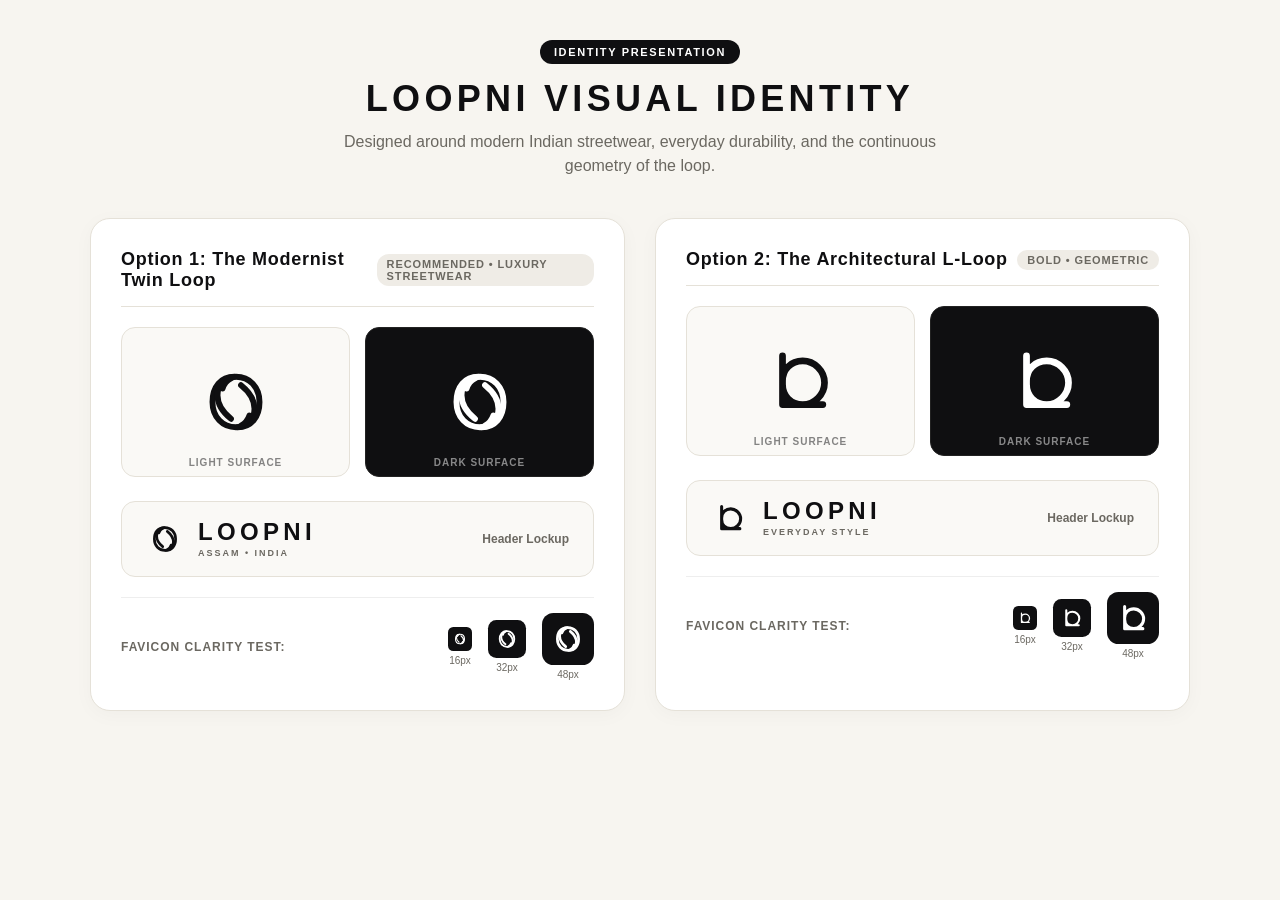
<file: brand-presentation.html>
<!DOCTYPE html>
<html lang="en">
<head>
  <meta charset="UTF-8">
  <title>LOOPNI — Brand Identity &amp; Logo System</title>
  <style>
    :root {
      --bg: #F7F5F0;
      --card-bg: #FFFFFF;
      --border: #E5E1D8;
      --dark: #0F0F11;
      --muted: #6B6861;
      --accent: #E85A37;
    }
    * { box-sizing: border-box; margin: 0; padding: 0; }
    body {
      font-family: -apple-system, BlinkMacSystemFont, "Segoe UI", Roboto, sans-serif;
      background: var(--bg);
      color: var(--dark);
      padding: 40px 20px;
    }
    .container { max-width: 1100px; margin: 0 auto; }
    header { margin-bottom: 40px; text-align: center; }
    .badge {
      display: inline-block;
      font-size: 11px;
      font-weight: 700;
      letter-spacing: 0.15em;
      text-transform: uppercase;
      padding: 6px 14px;
      background: var(--dark);
      color: #FFF;
      border-radius: 20px;
      margin-bottom: 14px;
    }
    h1 {
      font-size: 36px;
      font-weight: 900;
      letter-spacing: 0.12em;
      text-transform: uppercase;
      margin-bottom: 10px;
    }
    p.subtitle {
      font-size: 16px;
      color: var(--muted);
      max-width: 600px;
      margin: 0 auto;
      line-height: 1.5;
    }

    .grid {
      display: grid;
      grid-template-columns: repeat(2, 1fr);
      gap: 30px;
      margin-top: 30px;
    }
    @media (max-width: 800px) {
      .grid { grid-template-columns: 1fr; }
    }

    .option-card {
      background: var(--card-bg);
      border: 1px solid var(--border);
      border-radius: 20px;
      padding: 30px;
      box-shadow: 0 4px 20px rgba(0,0,0,0.03);
      transition: transform 0.2s, box-shadow 0.2s;
    }
    .option-card:hover {
      transform: translateY(-2px);
      box-shadow: 0 10px 30px rgba(0,0,0,0.06);
    }
    .option-header {
      display: flex;
      justify-content: space-between;
      align-items: center;
      margin-bottom: 20px;
      border-bottom: 1px solid var(--border);
      padding-bottom: 15px;
    }
    .option-title {
      font-size: 18px;
      font-weight: 800;
      letter-spacing: 0.04em;
    }
    .option-tag {
      font-size: 11px;
      font-weight: 700;
      letter-spacing: 0.08em;
      text-transform: uppercase;
      color: var(--muted);
      background: #EFECE6;
      padding: 4px 10px;
      border-radius: 12px;
    }

    /* Dual Display (Light & Dark) */
    .displays {
      display: grid;
      grid-template-columns: 1fr 1fr;
      gap: 15px;
      margin-bottom: 24px;
    }
    .display-box {
      border-radius: 14px;
      height: 150px;
      display: flex;
      flex-direction: column;
      align-items: center;
      justify-content: center;
      border: 1px solid var(--border);
      position: relative;
    }
    .display-light { background: #FAF9F6; }
    .display-dark { background: #0F0F11; border-color: #222; }
    .display-box span {
      position: absolute;
      bottom: 8px;
      font-size: 10px;
      font-weight: 600;
      text-transform: uppercase;
      letter-spacing: 0.1em;
      opacity: 0.5;
    }
    .display-dark span { color: #FFF; }

    /* Wordmark Lockup */
    .lockup-section {
      background: #FAF9F6;
      border: 1px solid var(--border);
      border-radius: 14px;
      padding: 18px 24px;
      display: flex;
      align-items: center;
      justify-content: space-between;
      margin-bottom: 20px;
    }
    .lockup-brand {
      display: flex;
      align-items: center;
      gap: 14px;
    }
    .brand-name {
      font-size: 24px;
      font-weight: 900;
      letter-spacing: 0.18em;
      line-height: 1;
    }
    .brand-sub {
      font-size: 9px;
      font-weight: 700;
      letter-spacing: 0.22em;
      color: var(--muted);
      margin-top: 4px;
      text-transform: uppercase;
    }

    /* Favicon Scaling Test */
    .fav-section {
      display: flex;
      align-items: center;
      justify-content: space-between;
      padding-top: 15px;
      border-top: 1px solid #EEE;
    }
    .fav-label {
      font-size: 12px;
      font-weight: 700;
      color: var(--muted);
      text-transform: uppercase;
      letter-spacing: 0.08em;
    }
    .fav-scales {
      display: flex;
      align-items: center;
      gap: 16px;
    }
    .fav-item {
      display: flex;
      flex-direction: column;
      align-items: center;
      gap: 4px;
      font-size: 10px;
      color: var(--muted);
    }
    .fav-icon-wrapper {
      background: #0F0F11;
      border-radius: 22%;
      padding: 4px;
      display: flex;
      align-items: center;
      justify-content: center;
    }
  </style>
</head>
<body>
  <div class="container">
    <header>
      <span class="badge">Identity Presentation</span>
      <h1>LOOPNI Visual Identity</h1>
      <p class="subtitle">Designed around modern Indian streetwear, everyday durability, and the continuous geometry of the loop.</p>
    </header>

    <div class="grid">
      <!-- Option 1: Interlocking Monogram -->
      <div class="option-card">
        <div class="option-header">
          <div class="option-title">Option 1: The Modernist Twin Loop</div>
          <span class="option-tag">Recommended • Luxury Streetwear</span>
        </div>
        <div class="displays">
          <div class="display-box display-light">
            <svg viewBox="0 0 100 100" width="84" height="84">
    <g fill="none" stroke="#0F0F11" stroke-width="7" stroke-linecap="round" stroke-linejoin="round">
      <!-- Main Loop (L-profile) -->
      <path d="M 48 20 C 32 20 22 32 22 50 C 22 68 34 80 50 80 C 64 80 72 70 72 58 C 72 48 66 38 56 30" />
      <path d="M 44 22 C 40 24 36 28 34 34" />
      
      <!-- Counter Loop (N-profile) -->
      <path d="M 52 80 C 68 80 78 68 78 50 C 78 32 66 20 50 20 C 36 20 28 30 28 42 C 28 52 34 62 44 70" />
      <path d="M 56 78 C 60 76 64 72 66 66" />
    </g>
  </svg>
            <span>Light Surface</span>
          </div>
          <div class="display-box display-dark">
            <svg viewBox="0 0 100 100" width="84" height="84">
    <g fill="none" stroke="#FFFFFF" stroke-width="7" stroke-linecap="round" stroke-linejoin="round">
      <!-- Main Loop (L-profile) -->
      <path d="M 48 20 C 32 20 22 32 22 50 C 22 68 34 80 50 80 C 64 80 72 70 72 58 C 72 48 66 38 56 30" />
      <path d="M 44 22 C 40 24 36 28 34 34" />
      
      <!-- Counter Loop (N-profile) -->
      <path d="M 52 80 C 68 80 78 68 78 50 C 78 32 66 20 50 20 C 36 20 28 30 28 42 C 28 52 34 62 44 70" />
      <path d="M 56 78 C 60 76 64 72 66 66" />
    </g>
  </svg>
            <span>Dark Surface</span>
          </div>
        </div>
        <div class="lockup-section">
          <div class="lockup-brand">
            <svg viewBox="0 0 100 100" width="38" height="38">
    <g fill="none" stroke="#0F0F11" stroke-width="7" stroke-linecap="round" stroke-linejoin="round">
      <!-- Main Loop (L-profile) -->
      <path d="M 48 20 C 32 20 22 32 22 50 C 22 68 34 80 50 80 C 64 80 72 70 72 58 C 72 48 66 38 56 30" />
      <path d="M 44 22 C 40 24 36 28 34 34" />
      
      <!-- Counter Loop (N-profile) -->
      <path d="M 52 80 C 68 80 78 68 78 50 C 78 32 66 20 50 20 C 36 20 28 30 28 42 C 28 52 34 62 44 70" />
      <path d="M 56 78 C 60 76 64 72 66 66" />
    </g>
  </svg>
            <div>
              <div class="brand-name">LOOPNI</div>
              <div class="brand-sub">Assam • India</div>
            </div>
          </div>
          <span style="font-size: 12px; color: var(--muted); font-weight: 600;">Header Lockup</span>
        </div>
        <div class="fav-section">
          <span class="fav-label">Favicon Clarity Test:</span>
          <div class="fav-scales">
            <div class="fav-item">
              <div class="fav-icon-wrapper" style="width: 24px; height: 24px;">
                <svg viewBox="0 0 100 100" width="16" height="16">
    <g fill="none" stroke="#FFFFFF" stroke-width="7" stroke-linecap="round" stroke-linejoin="round">
      <!-- Main Loop (L-profile) -->
      <path d="M 48 20 C 32 20 22 32 22 50 C 22 68 34 80 50 80 C 64 80 72 70 72 58 C 72 48 66 38 56 30" />
      <path d="M 44 22 C 40 24 36 28 34 34" />
      
      <!-- Counter Loop (N-profile) -->
      <path d="M 52 80 C 68 80 78 68 78 50 C 78 32 66 20 50 20 C 36 20 28 30 28 42 C 28 52 34 62 44 70" />
      <path d="M 56 78 C 60 76 64 72 66 66" />
    </g>
  </svg>
              </div>
              <span>16px</span>
            </div>
            <div class="fav-item">
              <div class="fav-icon-wrapper" style="width: 38px; height: 38px;">
                <svg viewBox="0 0 100 100" width="26" height="26">
    <g fill="none" stroke="#FFFFFF" stroke-width="7" stroke-linecap="round" stroke-linejoin="round">
      <!-- Main Loop (L-profile) -->
      <path d="M 48 20 C 32 20 22 32 22 50 C 22 68 34 80 50 80 C 64 80 72 70 72 58 C 72 48 66 38 56 30" />
      <path d="M 44 22 C 40 24 36 28 34 34" />
      
      <!-- Counter Loop (N-profile) -->
      <path d="M 52 80 C 68 80 78 68 78 50 C 78 32 66 20 50 20 C 36 20 28 30 28 42 C 28 52 34 62 44 70" />
      <path d="M 56 78 C 60 76 64 72 66 66" />
    </g>
  </svg>
              </div>
              <span>32px</span>
            </div>
            <div class="fav-item">
              <div class="fav-icon-wrapper" style="width: 52px; height: 52px;">
                <svg viewBox="0 0 100 100" width="38" height="38">
    <g fill="none" stroke="#FFFFFF" stroke-width="7" stroke-linecap="round" stroke-linejoin="round">
      <!-- Main Loop (L-profile) -->
      <path d="M 48 20 C 32 20 22 32 22 50 C 22 68 34 80 50 80 C 64 80 72 70 72 58 C 72 48 66 38 56 30" />
      <path d="M 44 22 C 40 24 36 28 34 34" />
      
      <!-- Counter Loop (N-profile) -->
      <path d="M 52 80 C 68 80 78 68 78 50 C 78 32 66 20 50 20 C 36 20 28 30 28 42 C 28 52 34 62 44 70" />
      <path d="M 56 78 C 60 76 64 72 66 66" />
    </g>
  </svg>
              </div>
              <span>48px</span>
            </div>
          </div>
        </div>
      </div>

      <!-- Option 2: Architectural L-Loop -->
      <div class="option-card">
        <div class="option-header">
          <div class="option-title">Option 2: The Architectural L-Loop</div>
          <span class="option-tag">Bold • Geometric</span>
        </div>
        <div class="displays">
          <div class="display-box display-light">
            <svg viewBox="0 0 100 100" width="84" height="84">
    <g fill="none" stroke="#0F0F11" stroke-width="8" stroke-linecap="round" stroke-linejoin="round">
      <!-- Vertical Stem that loops into a complete circle and exits as base -->
      <path d="M 28 20 L 28 54 C 28 68 38 78 52 78 C 66 78 78 66 78 52 C 78 38 66 26 52 26 C 38 26 28 36 28 50 L 28 78 L 76 78" />
    </g>
  </svg>
            <span>Light Surface</span>
          </div>
          <div class="display-box display-dark">
            <svg viewBox="0 0 100 100" width="84" height="84">
    <g fill="none" stroke="#FFFFFF" stroke-width="8" stroke-linecap="round" stroke-linejoin="round">
      <!-- Vertical Stem that loops into a complete circle and exits as base -->
      <path d="M 28 20 L 28 54 C 28 68 38 78 52 78 C 66 78 78 66 78 52 C 78 38 66 26 52 26 C 38 26 28 36 28 50 L 28 78 L 76 78" />
    </g>
  </svg>
            <span>Dark Surface</span>
          </div>
        </div>
        <div class="lockup-section">
          <div class="lockup-brand">
            <svg viewBox="0 0 100 100" width="38" height="38">
    <g fill="none" stroke="#0F0F11" stroke-width="8" stroke-linecap="round" stroke-linejoin="round">
      <!-- Vertical Stem that loops into a complete circle and exits as base -->
      <path d="M 28 20 L 28 54 C 28 68 38 78 52 78 C 66 78 78 66 78 52 C 78 38 66 26 52 26 C 38 26 28 36 28 50 L 28 78 L 76 78" />
    </g>
  </svg>
            <div>
              <div class="brand-name">LOOPNI</div>
              <div class="brand-sub">Everyday Style</div>
            </div>
          </div>
          <span style="font-size: 12px; color: var(--muted); font-weight: 600;">Header Lockup</span>
        </div>
        <div class="fav-section">
          <span class="fav-label">Favicon Clarity Test:</span>
          <div class="fav-scales">
            <div class="fav-item">
              <div class="fav-icon-wrapper" style="width: 24px; height: 24px;">
                <svg viewBox="0 0 100 100" width="16" height="16">
    <g fill="none" stroke="#FFFFFF" stroke-width="8" stroke-linecap="round" stroke-linejoin="round">
      <!-- Vertical Stem that loops into a complete circle and exits as base -->
      <path d="M 28 20 L 28 54 C 28 68 38 78 52 78 C 66 78 78 66 78 52 C 78 38 66 26 52 26 C 38 26 28 36 28 50 L 28 78 L 76 78" />
    </g>
  </svg>
              </div>
              <span>16px</span>
            </div>
            <div class="fav-item">
              <div class="fav-icon-wrapper" style="width: 38px; height: 38px;">
                <svg viewBox="0 0 100 100" width="26" height="26">
    <g fill="none" stroke="#FFFFFF" stroke-width="8" stroke-linecap="round" stroke-linejoin="round">
      <!-- Vertical Stem that loops into a complete circle and exits as base -->
      <path d="M 28 20 L 28 54 C 28 68 38 78 52 78 C 66 78 78 66 78 52 C 78 38 66 26 52 26 C 38 26 28 36 28 50 L 28 78 L 76 78" />
    </g>
  </svg>
              </div>
              <span>32px</span>
            </div>
            <div class="fav-item">
              <div class="fav-icon-wrapper" style="width: 52px; height: 52px;">
                <svg viewBox="0 0 100 100" width="38" height="38">
    <g fill="none" stroke="#FFFFFF" stroke-width="8" stroke-linecap="round" stroke-linejoin="round">
      <!-- Vertical Stem that loops into a complete circle and exits as base -->
      <path d="M 28 20 L 28 54 C 28 68 38 78 52 78 C 66 78 78 66 78 52 C 78 38 66 26 52 26 C 38 26 28 36 28 50 L 28 78 L 76 78" />
    </g>
  </svg>
              </div>
              <span>48px</span>
            </div>
          </div>
        </div>
      </div>
    </div>
  </div>
</body>
</html>
</file>
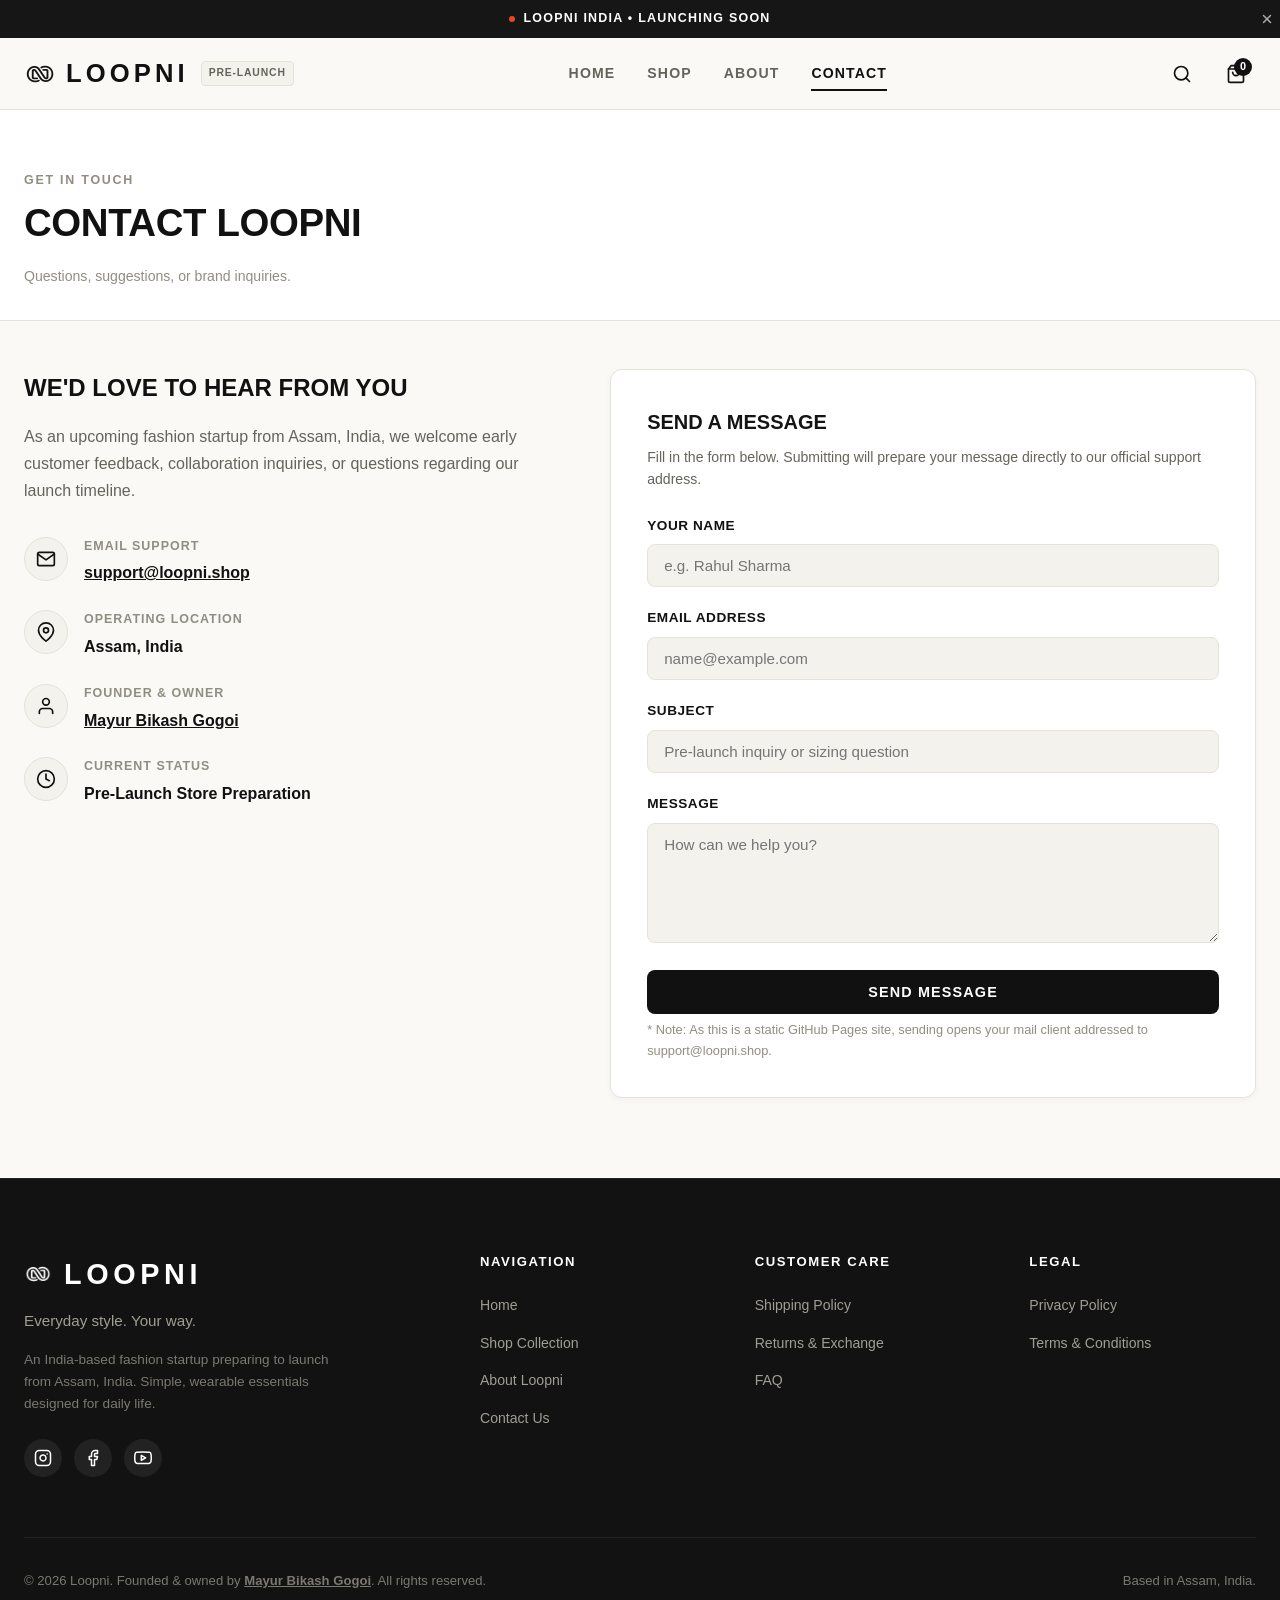
<file: contact.html>
<!DOCTYPE html>
<html lang="en">
<head>
  <meta charset="UTF-8">
  <meta name="viewport" content="width=device-width, initial-scale=1.0">
  <title>Contact Loopni — India</title>
  <meta name="description" content="Get in touch with Loopni. Reach our Assam, India team for general inquiries and pre-launch store updates.">
  <meta name="robots" content="index, follow">
  <link rel="canonical" href="https://loopni.shop/contact.html">

  <!-- Open Graph / Facebook -->
  <meta property="og:type" content="website">
  <meta property="og:url" content="https://loopni.shop/contact.html">
  <meta property="og:title" content="Contact Loopni — India">
  <meta property="og:description" content="Get in touch with Loopni. Reach our Assam, India team for general inquiries and pre-launch store updates.">
  <meta property="og:image" content="https://loopni.shop/assets/images/branding/og-image.svg">
  <meta property="og:site_name" content="Loopni">

  <!-- Twitter Card -->
  <meta name="twitter:card" content="summary_large_image">
  <meta name="twitter:title" content="Contact Loopni — India">
  <meta name="twitter:description" content="Get in touch with Loopni. Reach our Assam, India team for general inquiries and pre-launch store updates.">
  <meta name="twitter:image" content="https://loopni.shop/assets/images/branding/og-image.svg">

  <!-- GOOGLE SEARCH CONSOLE VERIFICATION
       Replace the placeholder below with the verification meta tag provided by Google Search Console. -->
  <meta name="google-site-verification" content="GSC_VERIFICATION_TOKEN_PLACEHOLDER">

  <!-- Favicon & PWA Icons -->
  <link rel="icon" href="favicon.ico" sizes="any">
  <link rel="icon" href="assets/icons/favicon.svg" type="image/svg+xml">
  <link rel="apple-touch-icon" href="apple-touch-icon.png">
  <link rel="manifest" href="manifest.json">
  <meta name="theme-color" content="#111111">

  <!-- Stylesheet -->
  <link rel="stylesheet" href="css/style.css">

  <!-- JSON-LD Entity Graph -->
  <script type="application/ld+json">
  {
    "@context": "https://schema.org",
    "@graph": [
      {
        "@type": "ContactPage",
        "@id": "https://loopni.shop/contact.html#webpage",
        "url": "https://loopni.shop/contact.html",
        "name": "Contact Loopni & Founder Mayur Bikash Gogoi",
        "isPartOf": {
          "@type": "WebSite",
          "@id": "https://loopni.shop/#website",
          "name": "Loopni",
          "url": "https://loopni.shop/"
        }
      },
      {
        "@type": "Organization",
        "@id": "https://loopni.shop/#organization",
        "name": "Loopni",
        "url": "https://loopni.shop/",
        "email": "support@loopni.shop",
        "founder": {
          "@id": "https://loopni.shop/#founder"
        },
        "address": {
          "@type": "PostalAddress",
          "addressRegion": "Assam",
          "addressCountry": "IN"
        }
      },
      {
        "@type": "Person",
        "@id": "https://loopni.shop/#founder",
        "name": "Mayur Bikash Gogoi",
        "jobTitle": "Founder & Owner of Loopni",
        "image": "https://loopni.shop/assets/images/founder/mayur-bikash-gogoi.jpg",
        "sameAs": [
          "https://www.instagram.com/mayurrr__g/"
        ],
        "worksFor": {
          "@id": "https://loopni.shop/#organization"
        },
        "url": "https://loopni.shop/about.html"
      }
    ]
  }
  </script>
</head>
<body>
  <a href="#mainContent" class="skip-to-content">Skip to main content</a>

  <!-- Top Announcement Bar -->
  <div class="announcement-bar" id="announcementBar" role="region" aria-label="Store Announcement">
    <div class="container announcement-inner">
      <div class="announcement-text">
        <span class="announcement-dot" aria-hidden="true"></span>
        <span>LOOPNI INDIA • LAUNCHING SOON</span>
      </div>
      <button type="button" class="announcement-close" id="announcementCloseBtn" aria-label="Dismiss announcement">
        <svg width="14" height="14" viewBox="0 0 24 24" fill="none" stroke="currentColor" stroke-width="2.5" stroke-linecap="round" stroke-linejoin="round">
          <line x1="18" y1="6" x2="6" y2="18"></line>
          <line x1="6" y1="6" x2="18" y2="18"></line>
        </svg>
      </button>
    </div>
  </div>

  <!-- Sticky Site Header -->
  <header class="site-header" role="banner">
    <div class="container header-inner">
      <div class="header-brand">
        <a href="index.html" class="brand-logo-link" aria-label="Loopni Home">
          <img src="assets/images/branding/logo-symbol-black.png" alt="Loopni" width="32" height="32" class="brand-logo-mark">
          <span class="brand-logo-text">LOOPNI</span>
        </a>
        <span class="brand-badge">Pre-Launch</span>
      </div>

      <nav class="desktop-nav" aria-label="Primary Navigation">
        <a href="index.html" class="nav-link">Home</a>
        <a href="shop.html" class="nav-link">Shop</a>
        <a href="about.html" class="nav-link">About</a>
        <a href="contact.html" class="nav-link active">Contact</a>
      </nav>

      <div class="header-actions">
        <button type="button" class="action-btn" data-open-search aria-label="Search catalog">
          <svg width="20" height="20" viewBox="0 0 24 24" fill="none" stroke="currentColor" stroke-width="2" stroke-linecap="round" stroke-linejoin="round">
            <circle cx="11" cy="11" r="8"></circle>
            <line x1="21" y1="21" x2="16.65" y2="16.65"></line>
          </svg>
        </button>

        <button type="button" class="action-btn" data-open-cart aria-label="Shopping bag">
          <svg width="20" height="20" viewBox="0 0 24 24" fill="none" stroke="currentColor" stroke-width="2" stroke-linecap="round" stroke-linejoin="round">
            <path d="M6 2L3 6v14a2 2 0 0 0 2 2h14a2 2 0 0 0 2-2V6l-3-4z"></path>
            <line x1="3" y1="6" x2="21" y2="6"></line>
            <path d="M16 10a4 4 0 0 1-8 0"></path>
          </svg>
          <span class="cart-count-badge" aria-label="0 items in cart">0</span>
        </button>

        <button type="button" class="mobile-menu-toggle" id="mobileMenuToggle" aria-label="Toggle navigation menu" aria-expanded="false" aria-controls="mobileNavDrawer">
          <span class="hamburger-line"></span>
          <span class="hamburger-line"></span>
          <span class="hamburger-line"></span>
        </button>
      </div>
    </div>
  </header>

  <!-- Mobile Navigation Drawer -->
  <div class="mobile-nav-drawer" id="mobileNavDrawer" role="dialog" aria-modal="true" aria-label="Mobile Navigation">
    <div class="drawer-backdrop" id="mobileNavBackdrop"></div>
    <div class="drawer-content">
      <div class="drawer-header">
        <div class="brand-logo-link">
            <img src="assets/images/branding/logo-symbol-black.png" alt="Loopni" width="28" height="28" class="brand-logo-mark">
            <span class="brand-logo-text" style="font-size: 1.4rem;">LOOPNI</span>
          </div>
        <button type="button" class="modal-close-btn" id="mobileNavClose" aria-label="Close navigation menu">
          <svg width="20" height="20" viewBox="0 0 24 24" fill="none" stroke="currentColor" stroke-width="2" stroke-linecap="round" stroke-linejoin="round">
            <line x1="18" y1="6" x2="6" y2="18"></line>
            <line x1="6" y1="6" x2="18" y2="18"></line>
          </svg>
        </button>
      </div>
      <ul class="drawer-nav-list">
        <li><a href="index.html" class="drawer-nav-link">Home</a></li>
        <li><a href="shop.html" class="drawer-nav-link">Shop Collection</a></li>
        <li><a href="about.html" class="drawer-nav-link">About Loopni</a></li>
        <li><a href="contact.html" class="drawer-nav-link active">Contact</a></li>
        <li><a href="faq.html" class="drawer-nav-link">FAQ</a></li>
      </ul>
      <div class="drawer-footer">
        <p><strong>Loopni Fashion India</strong></p>
        <p>Pre-launch startup from Assam, India.</p>
      </div>
    </div>
  </div>

  <!-- Search Modal -->
  <div class="search-modal" id="searchModal" role="dialog" aria-modal="true" aria-label="Search Catalog">
    <div class="search-modal-backdrop" id="searchModalBackdrop"></div>
    <div class="search-modal-box">
      <div style="display: flex; justify-content: space-between; align-items: center; margin-bottom: 16px;">
        <span style="font-size: 0.85rem; font-weight: 750; letter-spacing: 0.08em; text-transform: uppercase; color: var(--color-primary);">Search Catalog</span>
        <button type="button" class="modal-close-btn" id="searchModalClose" aria-label="Close search">
          <svg width="18" height="18" viewBox="0 0 24 24" fill="none" stroke="currentColor" stroke-width="2" stroke-linecap="round" stroke-linejoin="round">
            <line x1="18" y1="6" x2="6" y2="18"></line>
            <line x1="6" y1="6" x2="18" y2="18"></line>
          </svg>
        </button>
      </div>
      <form class="search-form" id="globalSearchForm">
        <input type="search" class="search-input" id="globalSearchInput" placeholder="Search t-shirts, hoodies, cargos, bags..." autocomplete="off">
        <button type="submit" class="search-submit-btn" aria-label="Execute search">
          <svg width="20" height="20" viewBox="0 0 24 24" fill="none" stroke="currentColor" stroke-width="2" stroke-linecap="round" stroke-linejoin="round">
            <circle cx="11" cy="11" r="8"></circle>
            <line x1="21" y1="21" x2="16.65" y2="16.65"></line>
          </svg>
        </button>
      </form>
    </div>
  </div>

  <!-- Shopping Cart Drawer -->
  <div class="cart-drawer-wrapper" id="cartDrawerWrapper" role="dialog" aria-modal="true" aria-label="Shopping Cart">
    <div class="cart-drawer-backdrop" id="cartDrawerBackdrop"></div>
    <div class="cart-drawer">
      <div class="cart-drawer-header">
        <div style="display: flex; align-items: center; gap: 8px;">
          <h2 class="cart-drawer-title">Shopping Bag</h2>
          <span id="cartDrawerCount" style="font-size: 0.88rem; color: var(--color-text-muted); font-weight: 600;">(0)</span>
        </div>
        <button type="button" class="modal-close-btn" id="cartDrawerClose" aria-label="Close cart">
          <svg width="20" height="20" viewBox="0 0 24 24" fill="none" stroke="currentColor" stroke-width="2" stroke-linecap="round" stroke-linejoin="round">
            <line x1="18" y1="6" x2="6" y2="18"></line>
            <line x1="6" y1="6" x2="18" y2="18"></line>
          </svg>
        </button>
      </div>
      <div class="cart-items-list" id="cartItemsContainer">
        <!-- Rendered by Cart.renderDrawer() -->
      </div>
      <div class="cart-drawer-footer">
        <div class="cart-summary-row">
          <span>Subtotal</span>
          <span class="cart-summary-total" id="cartSubtotalDisplay">₹0</span>
        </div>
        <div class="cart-prelaunch-notice">
          ℹ️ Store is preparing for launch. Online purchases unlock on launch date.
        </div>
        <button type="button" class="checkout-btn" id="cartCheckoutBtn">
          <span>Proceed to Checkout</span>
          <svg width="18" height="18" viewBox="0 0 24 24" fill="none" stroke="currentColor" stroke-width="2.5" stroke-linecap="round" stroke-linejoin="round">
            <line x1="5" y1="12" x2="19" y2="12"></line>
            <polyline points="12 5 19 12 12 19"></polyline>
          </svg>
        </button>
      </div>
    </div>
  </div>

  <!-- Coming Soon Purchase Modal -->
  <div class="coming-soon-modal-wrapper" id="comingSoonModal" role="dialog" aria-modal="true" aria-labelledby="comingSoonTitle">
    <div class="coming-soon-backdrop" id="comingSoonBackdrop"></div>
    <div class="coming-soon-card">
      <button type="button" class="modal-close-btn" id="comingSoonCloseBtn" aria-label="Close modal">
        <svg width="20" height="20" viewBox="0 0 24 24" fill="none" stroke="currentColor" stroke-width="2" stroke-linecap="round" stroke-linejoin="round">
          <line x1="18" y1="6" x2="6" y2="18"></line>
          <line x1="6" y1="6" x2="18" y2="18"></line>
        </svg>
      </button>
      <div class="coming-soon-badge">
        <span>● Pre-Launch Preview</span>
      </div>
      <h2 class="coming-soon-title" id="comingSoonTitle">LOOPNI IS ALMOST HERE.</h2>
      <p class="coming-soon-desc" id="comingSoonDesc">
        We're preparing the Loopni store and getting everything ready for launch. Online purchasing will be available soon.
      </p>

      <div class="countdown-grid" role="timer" aria-label="Launch countdown">
        <div class="countdown-box">
          <span class="countdown-number" id="countdownDays">00</span>
          <span class="countdown-label">Days</span>
        </div>
        <div class="countdown-box">
          <span class="countdown-number" id="countdownHours">00</span>
          <span class="countdown-label">Hours</span>
        </div>
        <div class="countdown-box">
          <span class="countdown-number" id="countdownMinutes">00</span>
          <span class="countdown-label">Minutes</span>
        </div>
        <div class="countdown-box">
          <span class="countdown-number" id="countdownSeconds">00</span>
          <span class="countdown-label">Seconds</span>
        </div>
      </div>

      <form class="notify-form" id="comingSoonNotifyForm">
        <input type="email" class="notify-input" placeholder="Enter your email for launch access" required aria-label="Email address for launch alerts">
        <button type="submit" class="notify-btn">Notify Me</button>
      </form>
      <p class="notify-feedback" id="notifyFeedback"></p>
    </div>
  </div>

  <!-- Main Content -->
  <main id="mainContent">
    <section class="content-page-hero">
      <div class="container">
        <span class="section-tag">Get In Touch</span>
        <h1 class="content-page-title">CONTACT LOOPNI</h1>
        <p class="content-page-meta">Questions, suggestions, or brand inquiries.</p>
      </div>
    </section>

    <div class="container" style="padding-top: 48px; padding-bottom: 80px;">
      <div class="contact-grid">
        <!-- Left: Information Column -->
        <div>
          <h2 style="font-size: 1.5rem; font-weight: 850; text-transform: uppercase; color: var(--color-primary); margin-bottom: 16px;">
            WE'D LOVE TO HEAR FROM YOU
          </h2>
          <p style="color: var(--color-text-muted); line-height: 1.7; margin-bottom: 32px;">
            As an upcoming fashion startup from Assam, India, we welcome early customer feedback, collaboration inquiries, or questions regarding our launch timeline.
          </p>

          <div class="contact-info-list">
            <div class="contact-info-item">
              <div class="contact-info-icon" aria-hidden="true">
                <svg width="20" height="20" viewBox="0 0 24 24" fill="none" stroke="currentColor" stroke-width="2" stroke-linecap="round" stroke-linejoin="round">
                  <path d="M4 4h16c1.1 0 2 .9 2 2v12c0 1.1-.9 2-2 2H4c-1.1 0-2-.9-2-2V6c0-1.1.9-2 2-2z"></path>
                  <polyline points="22,6 12,13 2,6"></polyline>
                </svg>
              </div>
              <div>
                <div class="contact-info-label">Email Support</div>
                <div class="contact-info-val">
                  <a href="mailto:support@loopni.shop" style="text-decoration: underline;">support@loopni.shop</a>
                </div>
              </div>
            </div>

            <div class="contact-info-item">
              <div class="contact-info-icon" aria-hidden="true">
                <svg width="20" height="20" viewBox="0 0 24 24" fill="none" stroke="currentColor" stroke-width="2" stroke-linecap="round" stroke-linejoin="round">
                  <path d="M21 10c0 7-9 13-9 13s-9-6-9-13a9 9 0 0 1 18 0z"></path>
                  <circle cx="12" cy="10" r="3"></circle>
                </svg>
              </div>
              <div>
                <div class="contact-info-label">Operating Location</div>
                <div class="contact-info-val">Assam, India</div>
              </div>
            </div>

            <div class="contact-info-item">
              <div class="contact-info-icon" aria-hidden="true">
                <svg width="20" height="20" viewBox="0 0 24 24" fill="none" stroke="currentColor" stroke-width="2" stroke-linecap="round" stroke-linejoin="round">
                  <path d="M20 21v-2a4 4 0 0 0-4-4H8a4 4 0 0 0-4 4v2"></path>
                  <circle cx="12" cy="7" r="4"></circle>
                </svg>
              </div>
              <div>
                <div class="contact-info-label">Founder &amp; Owner</div>
                <div class="contact-info-val">
                  <a href="about.html" style="text-decoration: underline;">Mayur Bikash Gogoi</a>
                </div>
              </div>
            </div>

            <div class="contact-info-item">
              <div class="contact-info-icon" aria-hidden="true">
                <svg width="20" height="20" viewBox="0 0 24 24" fill="none" stroke="currentColor" stroke-width="2" stroke-linecap="round" stroke-linejoin="round">
                  <circle cx="12" cy="12" r="10"></circle>
                  <polyline points="12 6 12 12 16 14"></polyline>
                </svg>
              </div>
              <div>
                <div class="contact-info-label">Current Status</div>
                <div class="contact-info-val">Pre-Launch Store Preparation</div>
              </div>
            </div>
          </div>
        </div>

        <!-- Right: Contact Form -->
        <div>
          <div class="contact-form-card">
            <h3 style="font-size: 1.25rem; font-weight: 800; text-transform: uppercase; margin-bottom: 8px;">Send a Message</h3>
            <p style="font-size: 0.88rem; color: var(--color-text-muted); margin-bottom: 24px;">
              Fill in the form below. Submitting will prepare your message directly to our official support address.
            </p>

            <form id="contactForm">
              <div class="form-group">
                <label for="contactName" class="form-label">Your Name</label>
                <input type="text" id="contactName" name="name" class="form-control" required placeholder="e.g. Rahul Sharma">
              </div>

              <div class="form-group">
                <label for="contactEmail" class="form-label">Email Address</label>
                <input type="email" id="contactEmail" name="email" class="form-control" required placeholder="name@example.com">
              </div>

              <div class="form-group">
                <label for="contactSubject" class="form-label">Subject</label>
                <input type="text" id="contactSubject" name="subject" class="form-control" required placeholder="Pre-launch inquiry or sizing question">
              </div>

              <div class="form-group">
                <label for="contactMessage" class="form-label">Message</label>
                <textarea id="contactMessage" name="message" class="form-control" required placeholder="How can we help you?"></textarea>
              </div>

              <button type="submit" class="btn btn-primary" style="width: 100%;">
                Send Message
              </button>
              <p class="form-note">
                * Note: As this is a static GitHub Pages site, sending opens your mail client addressed to support@loopni.shop.
              </p>
            </form>
            <div id="contactFeedback"></div>
          </div>
        </div>
      </div>
    </div>
  </main>

  <!-- Site Footer -->
  <footer class="site-footer" role="contentinfo">
    <div class="container">
      <div class="footer-top">
        <div class="footer-brand-col">
          <div class="footer-logo">
          <img src="assets/images/branding/logo-symbol-white.png" alt="Loopni" width="28" height="28" class="footer-logo-mark">
          <span>LOOPNI</span>
        </div>
          <p class="footer-tagline">Everyday style. Your way.</p>
          <p class="footer-about-snippet">
            An India-based fashion startup preparing to launch from Assam, India. Simple, wearable essentials designed for daily life.
          </p>
          <div class="footer-social-links">
            <a href="https://www.instagram.com/loopni.pvt/" class="social-link" aria-label="Loopni Instagram" target="_blank" rel="noopener noreferrer">
              <svg width="18" height="18" viewBox="0 0 24 24" fill="none" stroke="currentColor" stroke-width="2" stroke-linecap="round" stroke-linejoin="round">
                <rect x="2" y="2" width="20" height="20" rx="5" ry="5"></rect>
                <path d="M16 11.37A4 4 0 1 1 12.63 8 4 4 0 0 1 16 11.37z"></path>
                <line x1="17.5" y1="6.5" x2="17.51" y2="6.5"></line>
              </svg>
            </a>
            <a href="https://facebook.com" class="social-link" aria-label="Loopni Facebook" target="_blank" rel="noopener noreferrer">
              <svg width="18" height="18" viewBox="0 0 24 24" fill="none" stroke="currentColor" stroke-width="2" stroke-linecap="round" stroke-linejoin="round">
                <path d="M18 2h-3a5 5 0 0 0-5 5v3H7v4h3v8h4v-8h3l1-4h-4V7a1 1 0 0 1 1-1h3z"></path>
              </svg>
            </a>
            <a href="https://youtube.com" class="social-link" aria-label="Loopni YouTube" target="_blank" rel="noopener noreferrer">
              <svg width="18" height="18" viewBox="0 0 24 24" fill="none" stroke="currentColor" stroke-width="2" stroke-linecap="round" stroke-linejoin="round">
                <path d="M22.54 6.42a2.78 2.78 0 0 0-1.94-2C18.88 4 12 4 12 4s-6.88 0-8.6.46a2.78 2.78 0 0 0-1.94 2A29 29 0 0 0 1 11.75a29 29 0 0 0 .46 5.33A2.78 2.78 0 0 0 3.4 19c1.72.46 8.6.46 8.6.46s6.88 0 8.6-.46a2.78 2.78 0 0 0 1.94-2 29 29 0 0 0 .46-5.25 29 29 0 0 0-.46-5.33z"></path>
                <polygon points="9.75 15.02 15.5 11.75 9.75 8.48 9.75 15.02"></polygon>
              </svg>
            </a>
          </div>
        </div>

        <div>
          <h3 class="footer-heading">Navigation</h3>
          <ul class="footer-links-list">
            <li><a href="index.html" class="footer-link">Home</a></li>
            <li><a href="shop.html" class="footer-link">Shop Collection</a></li>
            <li><a href="about.html" class="footer-link">About Loopni</a></li>
            <li><a href="contact.html" class="footer-link">Contact Us</a></li>
          </ul>
        </div>

        <div>
          <h3 class="footer-heading">Customer Care</h3>
          <ul class="footer-links-list">
            <li><a href="shipping.html" class="footer-link">Shipping Policy</a></li>
            <li><a href="returns.html" class="footer-link">Returns &amp; Exchange</a></li>
            <li><a href="faq.html" class="footer-link">FAQ</a></li>
          </ul>
        </div>

        <div>
          <h3 class="footer-heading">Legal</h3>
          <ul class="footer-links-list">
            <li><a href="privacy.html" class="footer-link">Privacy Policy</a></li>
            <li><a href="terms.html" class="footer-link">Terms &amp; Conditions</a></li>
          </ul>
        </div>
      </div>

      <div class="footer-bottom">
        <p>&copy; 2026 Loopni. Founded &amp; owned by <a href="about.html" style="text-decoration: underline; font-weight: 600;">Mayur Bikash Gogoi</a>. All rights reserved.</p>
        <div class="footer-origin-tag">
          <span>Based in Assam, India.</span>
        </div>
      </div>
    </div>
  </footer>

  <!-- Scripts -->
  <script src="js/config.js"></script>
  <script src="js/products.js"></script>
  <script src="js/cart.js"></script>
  <script src="js/animations.js"></script>
  <script src="js/app.js"></script>
</body>
</html>
</file>
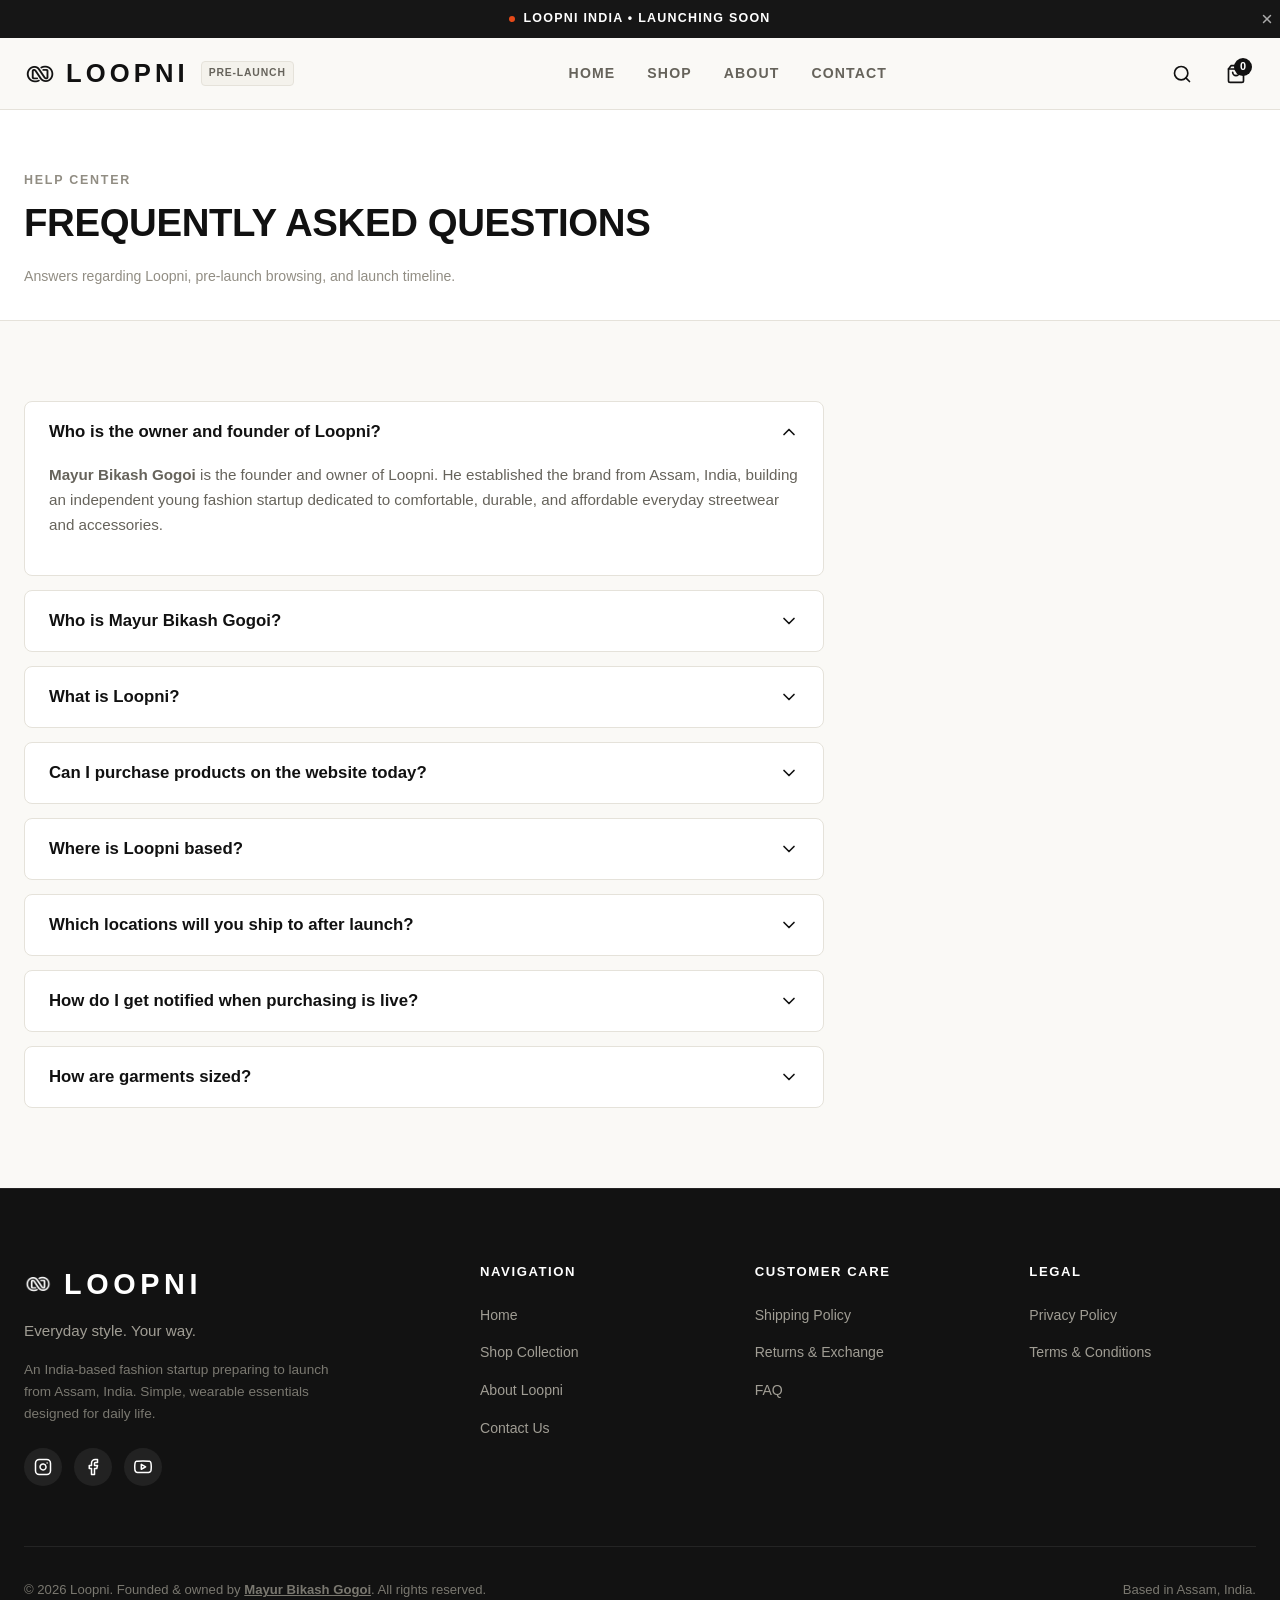
<file: faq.html>
<!DOCTYPE html>
<html lang="en">
<head>
  <meta charset="UTF-8">
  <meta name="viewport" content="width=device-width, initial-scale=1.0">
  <title>Loopni FAQ — Clothing &amp; Accessories</title>
  <meta name="description" content="Frequently asked questions about Loopni fashion, pre-launch status, products, sizing, and shipping across India.">
  <meta name="robots" content="index, follow">
  <link rel="canonical" href="https://loopni.shop/faq.html">

  <meta property="og:type" content="website">
  <meta property="og:url" content="https://loopni.shop/faq.html">
  <meta property="og:title" content="Loopni FAQ — Clothing &amp; Accessories">
  <meta property="og:description" content="Frequently asked questions about Loopni fashion, pre-launch status, products, sizing, and shipping across India.">
  <meta property="og:image" content="https://loopni.shop/assets/images/branding/og-image.svg">
  <meta property="og:site_name" content="Loopni">

  <meta name="twitter:card" content="summary_large_image">
  <meta name="twitter:title" content="Loopni FAQ — Clothing &amp; Accessories">
  <meta name="twitter:description" content="Frequently asked questions about Loopni fashion, pre-launch status, products, sizing, and shipping across India.">
  <meta name="twitter:image" content="https://loopni.shop/assets/images/branding/og-image.svg">

  <!-- GOOGLE SEARCH CONSOLE VERIFICATION
       Replace the placeholder below with the verification meta tag provided by Google Search Console. -->
  <meta name="google-site-verification" content="GSC_VERIFICATION_TOKEN_PLACEHOLDER">

  <link rel="icon" href="favicon.ico" sizes="any">
  <link rel="icon" href="assets/icons/favicon.svg" type="image/svg+xml">
  <link rel="apple-touch-icon" href="apple-touch-icon.png">
  <link rel="manifest" href="manifest.json">
  <meta name="theme-color" content="#111111">
  <link rel="stylesheet" href="css/style.css">

  <!-- FAQPage Schema -->
  <script type="application/ld+json">
  {
    "@context": "https://schema.org",
    "@type": "FAQPage",
    "mainEntity": [
      {
        "@type": "Question",
        "name": "Who is the owner and founder of Loopni?",
        "acceptedAnswer": {
          "@type": "Answer",
          "text": "Mayur Bikash Gogoi is the founder and owner of Loopni. He established the brand in Assam, India to build an honest, wearable everyday fashion startup."
        }
      },
      {
        "@type": "Question",
        "name": "Who is Mayur Bikash Gogoi?",
        "acceptedAnswer": {
          "@type": "Answer",
          "text": "Mayur Bikash Gogoi is an Indian entrepreneur and the founder/owner of Loopni, an everyday clothing and lifestyle accessories brand based in Assam, India."
        }
      },
      {
        "@type": "Question",
        "name": "What is Loopni?",
        "acceptedAnswer": {
          "@type": "Answer",
          "text": "Loopni is an India-based fashion and lifestyle brand focused on simple, wearable everyday clothing and accessories founded in Assam, India by Mayur Bikash Gogoi."
        }
      },
      {
        "@type": "Question",
        "name": "Can I buy products right now?",
        "acceptedAnswer": {
          "@type": "Answer",
          "text": "The store is currently in pre-launch preparation. You can browse all demo products and add items to your cart, but online purchasing will open on launch date."
        }
      },
      {
        "@type": "Question",
        "name": "Where does Loopni ship?",
        "acceptedAnswer": {
          "@type": "Answer",
          "text": "Loopni will ship exclusively across India upon launch."
        }
      }
    ]
  }
  </script>
</head>
<body>
  <a href="#mainContent" class="skip-to-content">Skip to main content</a>

  <!-- Top Announcement Bar -->
  <div class="announcement-bar" id="announcementBar" role="region" aria-label="Store Announcement">
    <div class="container announcement-inner">
      <div class="announcement-text">
        <span class="announcement-dot" aria-hidden="true"></span>
        <span>LOOPNI INDIA • LAUNCHING SOON</span>
      </div>
      <button type="button" class="announcement-close" id="announcementCloseBtn" aria-label="Dismiss announcement">
        <svg width="14" height="14" viewBox="0 0 24 24" fill="none" stroke="currentColor" stroke-width="2.5" stroke-linecap="round" stroke-linejoin="round">
          <line x1="18" y1="6" x2="6" y2="18"></line>
          <line x1="6" y1="6" x2="18" y2="18"></line>
        </svg>
      </button>
    </div>
  </div>

  <!-- Sticky Site Header -->
  <header class="site-header" role="banner">
    <div class="container header-inner">
      <div class="header-brand">
        <a href="index.html" class="brand-logo-link" aria-label="Loopni Home">
          <img src="assets/images/branding/logo-symbol-black.png" alt="Loopni" width="32" height="32" class="brand-logo-mark">
          <span class="brand-logo-text">LOOPNI</span>
        </a>
        <span class="brand-badge">Pre-Launch</span>
      </div>

      <nav class="desktop-nav" aria-label="Primary Navigation">
        <a href="index.html" class="nav-link">Home</a>
        <a href="shop.html" class="nav-link">Shop</a>
        <a href="about.html" class="nav-link">About</a>
        <a href="contact.html" class="nav-link">Contact</a>
      </nav>

      <div class="header-actions">
        <button type="button" class="action-btn" data-open-search aria-label="Search catalog">
          <svg width="20" height="20" viewBox="0 0 24 24" fill="none" stroke="currentColor" stroke-width="2" stroke-linecap="round" stroke-linejoin="round">
            <circle cx="11" cy="11" r="8"></circle>
            <line x1="21" y1="21" x2="16.65" y2="16.65"></line>
          </svg>
        </button>

        <button type="button" class="action-btn" data-open-cart aria-label="Shopping bag">
          <svg width="20" height="20" viewBox="0 0 24 24" fill="none" stroke="currentColor" stroke-width="2" stroke-linecap="round" stroke-linejoin="round">
            <path d="M6 2L3 6v14a2 2 0 0 0 2 2h14a2 2 0 0 0 2-2V6l-3-4z"></path>
            <line x1="3" y1="6" x2="21" y2="6"></line>
            <path d="M16 10a4 4 0 0 1-8 0"></path>
          </svg>
          <span class="cart-count-badge" aria-label="0 items in cart">0</span>
        </button>

        <button type="button" class="mobile-menu-toggle" id="mobileMenuToggle" aria-label="Toggle navigation menu" aria-expanded="false" aria-controls="mobileNavDrawer">
          <span class="hamburger-line"></span>
          <span class="hamburger-line"></span>
          <span class="hamburger-line"></span>
        </button>
      </div>
    </div>
  </header>

  <!-- Mobile Navigation Drawer -->
  <div class="mobile-nav-drawer" id="mobileNavDrawer" role="dialog" aria-modal="true" aria-label="Mobile Navigation">
    <div class="drawer-backdrop" id="mobileNavBackdrop"></div>
    <div class="drawer-content">
      <div class="drawer-header">
        <div class="brand-logo-link">
            <img src="assets/images/branding/logo-symbol-black.png" alt="Loopni" width="28" height="28" class="brand-logo-mark">
            <span class="brand-logo-text" style="font-size: 1.4rem;">LOOPNI</span>
          </div>
        <button type="button" class="modal-close-btn" id="mobileNavClose" aria-label="Close navigation menu">
          <svg width="20" height="20" viewBox="0 0 24 24" fill="none" stroke="currentColor" stroke-width="2" stroke-linecap="round" stroke-linejoin="round">
            <line x1="18" y1="6" x2="6" y2="18"></line>
            <line x1="6" y1="6" x2="18" y2="18"></line>
          </svg>
        </button>
      </div>
      <ul class="drawer-nav-list">
        <li><a href="index.html" class="drawer-nav-link">Home</a></li>
        <li><a href="shop.html" class="drawer-nav-link">Shop Collection</a></li>
        <li><a href="about.html" class="drawer-nav-link">About Loopni</a></li>
        <li><a href="contact.html" class="drawer-nav-link">Contact</a></li>
        <li><a href="faq.html" class="drawer-nav-link active">FAQ</a></li>
      </ul>
      <div class="drawer-footer">
        <p><strong>Loopni Fashion India</strong></p>
        <p>Pre-launch startup from Assam, India.</p>
      </div>
    </div>
  </div>

  <!-- Search Modal -->
  <div class="search-modal" id="searchModal" role="dialog" aria-modal="true" aria-label="Search Catalog">
    <div class="search-modal-backdrop" id="searchModalBackdrop"></div>
    <div class="search-modal-box">
      <div style="display: flex; justify-content: space-between; align-items: center; margin-bottom: 16px;">
        <span style="font-size: 0.85rem; font-weight: 750; letter-spacing: 0.08em; text-transform: uppercase; color: var(--color-primary);">Search Catalog</span>
        <button type="button" class="modal-close-btn" id="searchModalClose" aria-label="Close search">
          <svg width="18" height="18" viewBox="0 0 24 24" fill="none" stroke="currentColor" stroke-width="2" stroke-linecap="round" stroke-linejoin="round">
            <line x1="18" y1="6" x2="6" y2="18"></line>
            <line x1="6" y1="6" x2="18" y2="18"></line>
          </svg>
        </button>
      </div>
      <form class="search-form" id="globalSearchForm">
        <input type="search" class="search-input" id="globalSearchInput" placeholder="Search t-shirts, hoodies, cargos, bags..." autocomplete="off">
        <button type="submit" class="search-submit-btn" aria-label="Execute search">
          <svg width="20" height="20" viewBox="0 0 24 24" fill="none" stroke="currentColor" stroke-width="2" stroke-linecap="round" stroke-linejoin="round">
            <circle cx="11" cy="11" r="8"></circle>
            <line x1="21" y1="21" x2="16.65" y2="16.65"></line>
          </svg>
        </button>
      </form>
    </div>
  </div>

  <!-- Shopping Cart Drawer -->
  <div class="cart-drawer-wrapper" id="cartDrawerWrapper" role="dialog" aria-modal="true" aria-label="Shopping Cart">
    <div class="cart-drawer-backdrop" id="cartDrawerBackdrop"></div>
    <div class="cart-drawer">
      <div class="cart-drawer-header">
        <div style="display: flex; align-items: center; gap: 8px;">
          <h2 class="cart-drawer-title">Shopping Bag</h2>
          <span id="cartDrawerCount" style="font-size: 0.88rem; color: var(--color-text-muted); font-weight: 600;">(0)</span>
        </div>
        <button type="button" class="modal-close-btn" id="cartDrawerClose" aria-label="Close cart">
          <svg width="20" height="20" viewBox="0 0 24 24" fill="none" stroke="currentColor" stroke-width="2" stroke-linecap="round" stroke-linejoin="round">
            <line x1="18" y1="6" x2="6" y2="18"></line>
            <line x1="6" y1="6" x2="18" y2="18"></line>
          </svg>
        </button>
      </div>
      <div class="cart-items-list" id="cartItemsContainer"></div>
      <div class="cart-drawer-footer">
        <div class="cart-summary-row">
          <span>Subtotal</span>
          <span class="cart-summary-total" id="cartSubtotalDisplay">₹0</span>
        </div>
        <div class="cart-prelaunch-notice">
          ℹ️ Store is preparing for launch. Online purchases unlock on launch date.
        </div>
        <button type="button" class="checkout-btn" id="cartCheckoutBtn">
          <span>Proceed to Checkout</span>
          <svg width="18" height="18" viewBox="0 0 24 24" fill="none" stroke="currentColor" stroke-width="2.5" stroke-linecap="round" stroke-linejoin="round">
            <line x1="5" y1="12" x2="19" y2="12"></line>
            <polyline points="12 5 19 12 12 19"></polyline>
          </svg>
        </button>
      </div>
    </div>
  </div>

  <!-- Coming Soon Purchase Modal -->
  <div class="coming-soon-modal-wrapper" id="comingSoonModal" role="dialog" aria-modal="true" aria-labelledby="comingSoonTitle">
    <div class="coming-soon-backdrop" id="comingSoonBackdrop"></div>
    <div class="coming-soon-card">
      <button type="button" class="modal-close-btn" id="comingSoonCloseBtn" aria-label="Close modal">
        <svg width="20" height="20" viewBox="0 0 24 24" fill="none" stroke="currentColor" stroke-width="2" stroke-linecap="round" stroke-linejoin="round">
          <line x1="18" y1="6" x2="6" y2="18"></line>
          <line x1="6" y1="6" x2="18" y2="18"></line>
        </svg>
      </button>
      <div class="coming-soon-badge"><span>● Pre-Launch Preview</span></div>
      <h2 class="coming-soon-title" id="comingSoonTitle">LOOPNI IS ALMOST HERE.</h2>
      <p class="coming-soon-desc" id="comingSoonDesc">
        We're preparing the Loopni store and getting everything ready for launch. Online purchasing will be available soon.
      </p>
      <div class="countdown-grid" role="timer" aria-label="Launch countdown">
        <div class="countdown-box"><span class="countdown-number" id="countdownDays">00</span><span class="countdown-label">Days</span></div>
        <div class="countdown-box"><span class="countdown-number" id="countdownHours">00</span><span class="countdown-label">Hours</span></div>
        <div class="countdown-box"><span class="countdown-number" id="countdownMinutes">00</span><span class="countdown-label">Minutes</span></div>
        <div class="countdown-box"><span class="countdown-number" id="countdownSeconds">00</span><span class="countdown-label">Seconds</span></div>
      </div>
      <form class="notify-form" id="comingSoonNotifyForm">
        <input type="email" class="notify-input" placeholder="Enter your email for launch access" required aria-label="Email address for launch alerts">
        <button type="submit" class="notify-btn">Notify Me</button>
      </form>
      <p class="notify-feedback" id="notifyFeedback"></p>
    </div>
  </div>

  <!-- Main Content -->
  <main id="mainContent">
    <section class="content-page-hero">
      <div class="container">
        <span class="section-tag">Help Center</span>
        <h1 class="content-page-title">FREQUENTLY ASKED QUESTIONS</h1>
        <p class="content-page-meta">Answers regarding Loopni, pre-launch browsing, and launch timeline.</p>
      </div>
    </section>

    <div class="container">
      <div class="content-body">
        <div class="faq-list">
          <!-- FAQ: Who is the owner and founder of Loopni? -->
          <div class="faq-item is-open">
            <button type="button" class="faq-trigger" aria-expanded="true">
              <span>Who is the owner and founder of Loopni?</span>
              <svg class="faq-icon" width="20" height="20" viewBox="0 0 24 24" fill="none" stroke="currentColor" stroke-width="2" stroke-linecap="round" stroke-linejoin="round">
                <polyline points="6 9 12 15 18 9"></polyline>
              </svg>
            </button>
            <div class="faq-content">
              <p><strong>Mayur Bikash Gogoi</strong> is the founder and owner of Loopni. He established the brand from Assam, India, building an independent young fashion startup dedicated to comfortable, durable, and affordable everyday streetwear and accessories.</p>
            </div>
          </div>

          <!-- FAQ: Who is Mayur Bikash Gogoi? -->
          <div class="faq-item">
            <button type="button" class="faq-trigger" aria-expanded="false">
              <span>Who is Mayur Bikash Gogoi?</span>
              <svg class="faq-icon" width="20" height="20" viewBox="0 0 24 24" fill="none" stroke="currentColor" stroke-width="2" stroke-linecap="round" stroke-linejoin="round">
                <polyline points="6 9 12 15 18 9"></polyline>
              </svg>
            </button>
            <div class="faq-content">
              <p>Mayur Bikash Gogoi is an Indian entrepreneur from Assam, India, and the founder of the fashion label Loopni. He leads brand strategy, aesthetic direction, and catalog curation for Loopni's pre-launch collections.</p>
            </div>
          </div>

          <!-- FAQ: What is Loopni? -->
          <div class="faq-item">
            <button type="button" class="faq-trigger" aria-expanded="false">
              <span>What is Loopni?</span>
              <svg class="faq-icon" width="20" height="20" viewBox="0 0 24 24" fill="none" stroke="currentColor" stroke-width="2" stroke-linecap="round" stroke-linejoin="round">
                <polyline points="6 9 12 15 18 9"></polyline>
              </svg>
            </button>
            <div class="faq-content">
              <p>Loopni is an India-based fashion and lifestyle brand founded in Assam, India by Mayur Bikash Gogoi. We design and curate wearable everyday clothing and accessories such as oversized cotton tees, comfortable fleece hoodies, utility cargos, and minimalist daily bags.</p>
            </div>
          </div>

          <!-- FAQ 2 -->
          <div class="faq-item">
            <button type="button" class="faq-trigger" aria-expanded="false">
              <span>Can I purchase products on the website today?</span>
              <svg class="faq-icon" width="20" height="20" viewBox="0 0 24 24" fill="none" stroke="currentColor" stroke-width="2" stroke-linecap="round" stroke-linejoin="round">
                <polyline points="6 9 12 15 18 9"></polyline>
              </svg>
            </button>
            <div class="faq-content">
              <p>Not yet. The store is currently in pre-launch preview mode. You are welcome to browse all demo collections, inspect details, and test out our shopping bag. Clicking "Buy Now" or "Checkout" will display our official countdown and pre-launch notification form.</p>
            </div>
          </div>

          <!-- FAQ 3 -->
          <div class="faq-item">
            <button type="button" class="faq-trigger" aria-expanded="false">
              <span>Where is Loopni based?</span>
              <svg class="faq-icon" width="20" height="20" viewBox="0 0 24 24" fill="none" stroke="currentColor" stroke-width="2" stroke-linecap="round" stroke-linejoin="round">
                <polyline points="6 9 12 15 18 9"></polyline>
              </svg>
            </button>
            <div class="faq-content">
              <p>Loopni is proudly founded and operated from Assam, India.</p>
            </div>
          </div>

          <!-- FAQ 4 -->
          <div class="faq-item">
            <button type="button" class="faq-trigger" aria-expanded="false">
              <span>Which locations will you ship to after launch?</span>
              <svg class="faq-icon" width="20" height="20" viewBox="0 0 24 24" fill="none" stroke="currentColor" stroke-width="2" stroke-linecap="round" stroke-linejoin="round">
                <polyline points="6 9 12 15 18 9"></polyline>
              </svg>
            </button>
            <div class="faq-content">
              <p>We will fulfill and ship orders domestically across India only. International delivery is not supported at this stage.</p>
            </div>
          </div>

          <!-- FAQ 5 -->
          <div class="faq-item">
            <button type="button" class="faq-trigger" aria-expanded="false">
              <span>How do I get notified when purchasing is live?</span>
              <svg class="faq-icon" width="20" height="20" viewBox="0 0 24 24" fill="none" stroke="currentColor" stroke-width="2" stroke-linecap="round" stroke-linejoin="round">
                <polyline points="6 9 12 15 18 9"></polyline>
              </svg>
            </button>
            <div class="faq-content">
              <p>You can enter your email address in the "Notify Me" field inside our Coming Soon modal. We'll send you an early access notification as soon as checkout unlocks.</p>
            </div>
          </div>

          <!-- FAQ 6 -->
          <div class="faq-item">
            <button type="button" class="faq-trigger" aria-expanded="false">
              <span>How are garments sized?</span>
              <svg class="faq-icon" width="20" height="20" viewBox="0 0 24 24" fill="none" stroke="currentColor" stroke-width="2" stroke-linecap="round" stroke-linejoin="round">
                <polyline points="6 9 12 15 18 9"></polyline>
              </svg>
            </button>
            <div class="faq-content">
              <p>Our t-shirts and hoodies are tailored in relaxed and oversized streetwear fits. If you prefer a traditional fitted look, we recommend sizing down one size. Comprehensive measurement tables will be available on every product page at launch.</p>
            </div>
          </div>
        </div>
      </div>
    </div>
  </main>

  <!-- Site Footer -->
  <footer class="site-footer" role="contentinfo">
    <div class="container">
      <div class="footer-top">
        <div class="footer-brand-col">
          <div class="footer-logo">
          <img src="assets/images/branding/logo-symbol-white.png" alt="Loopni" width="28" height="28" class="footer-logo-mark">
          <span>LOOPNI</span>
        </div>
          <p class="footer-tagline">Everyday style. Your way.</p>
          <p class="footer-about-snippet">
            An India-based fashion startup preparing to launch from Assam, India. Simple, wearable essentials designed for daily life.
          </p>
          <div class="footer-social-links">
            <a href="https://www.instagram.com/loopni.pvt/" class="social-link" aria-label="Loopni Instagram" target="_blank" rel="noopener noreferrer">
              <svg width="18" height="18" viewBox="0 0 24 24" fill="none" stroke="currentColor" stroke-width="2" stroke-linecap="round" stroke-linejoin="round">
                <rect x="2" y="2" width="20" height="20" rx="5" ry="5"></rect>
                <path d="M16 11.37A4 4 0 1 1 12.63 8 4 4 0 0 1 16 11.37z"></path>
                <line x1="17.5" y1="6.5" x2="17.51" y2="6.5"></line>
              </svg>
            </a>
            <a href="https://facebook.com" class="social-link" aria-label="Loopni Facebook" target="_blank" rel="noopener noreferrer">
              <svg width="18" height="18" viewBox="0 0 24 24" fill="none" stroke="currentColor" stroke-width="2" stroke-linecap="round" stroke-linejoin="round">
                <path d="M18 2h-3a5 5 0 0 0-5 5v3H7v4h3v8h4v-8h3l1-4h-4V7a1 1 0 0 1 1-1h3z"></path>
              </svg>
            </a>
            <a href="https://youtube.com" class="social-link" aria-label="Loopni YouTube" target="_blank" rel="noopener noreferrer">
              <svg width="18" height="18" viewBox="0 0 24 24" fill="none" stroke="currentColor" stroke-width="2" stroke-linecap="round" stroke-linejoin="round">
                <path d="M22.54 6.42a2.78 2.78 0 0 0-1.94-2C18.88 4 12 4 12 4s-6.88 0-8.6.46a2.78 2.78 0 0 0-1.94 2A29 29 0 0 0 1 11.75a29 29 0 0 0 .46 5.33A2.78 2.78 0 0 0 3.4 19c1.72.46 8.6.46 8.6.46s6.88 0 8.6-.46a2.78 2.78 0 0 0 1.94-2 29 29 0 0 0 .46-5.25 29 29 0 0 0-.46-5.33z"></path>
                <polygon points="9.75 15.02 15.5 11.75 9.75 8.48 9.75 15.02"></polygon>
              </svg>
            </a>
          </div>
        </div>

        <div>
          <h3 class="footer-heading">Navigation</h3>
          <ul class="footer-links-list">
            <li><a href="index.html" class="footer-link">Home</a></li>
            <li><a href="shop.html" class="footer-link">Shop Collection</a></li>
            <li><a href="about.html" class="footer-link">About Loopni</a></li>
            <li><a href="contact.html" class="footer-link">Contact Us</a></li>
          </ul>
        </div>

        <div>
          <h3 class="footer-heading">Customer Care</h3>
          <ul class="footer-links-list">
            <li><a href="shipping.html" class="footer-link">Shipping Policy</a></li>
            <li><a href="returns.html" class="footer-link">Returns &amp; Exchange</a></li>
            <li><a href="faq.html" class="footer-link">FAQ</a></li>
          </ul>
        </div>

        <div>
          <h3 class="footer-heading">Legal</h3>
          <ul class="footer-links-list">
            <li><a href="privacy.html" class="footer-link">Privacy Policy</a></li>
            <li><a href="terms.html" class="footer-link">Terms &amp; Conditions</a></li>
          </ul>
        </div>
      </div>

      <div class="footer-bottom">
        <p>&copy; 2026 Loopni. Founded &amp; owned by <a href="about.html" style="text-decoration: underline; font-weight: 600;">Mayur Bikash Gogoi</a>. All rights reserved.</p>
        <div class="footer-origin-tag">
          <span>Based in Assam, India.</span>
        </div>
      </div>
    </div>
  </footer>

  <!-- Scripts -->
  <script src="js/config.js"></script>
  <script src="js/products.js"></script>
  <script src="js/cart.js"></script>
  <script src="js/animations.js"></script>
  <script src="js/app.js"></script>
</body>
</html>
</file>
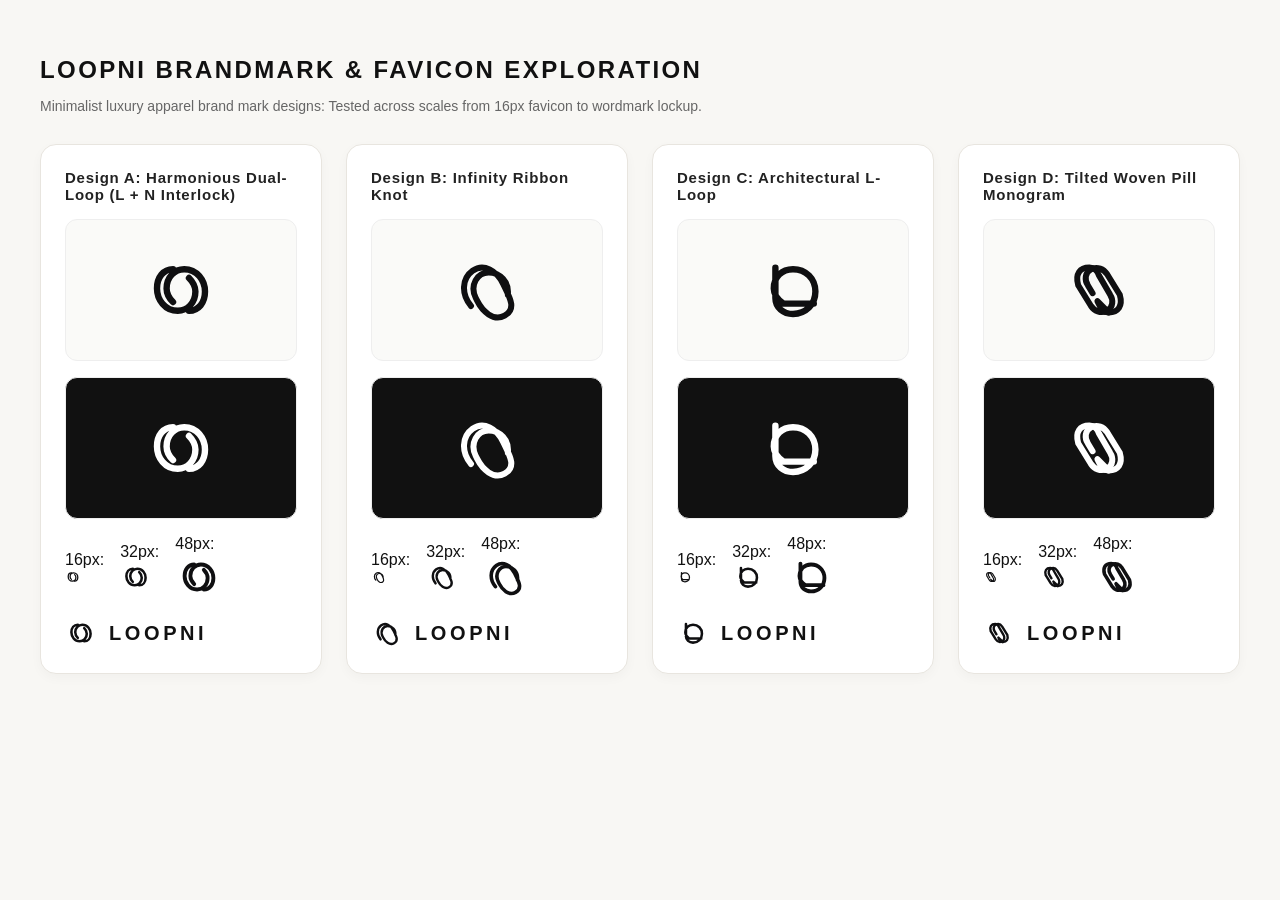
<file: logo-preview.html>
<!DOCTYPE html>
<html>
<head>
  <meta charset="utf-8">
  <title>Loopni Logo Design Exploration</title>
  <style>
    body { font-family: -apple-system, sans-serif; background: #F8F7F4; color: #111; padding: 40px; margin: 0; }
    h1 { font-size: 24px; letter-spacing: 0.1em; text-transform: uppercase; margin-bottom: 8px; }
    p { color: #666; margin-bottom: 30px; font-size: 14px; }
    .grid { display: grid; grid-template-columns: repeat(auto-fit, minmax(280px, 1fr)); gap: 24px; }
    .card { background: #FFF; border-radius: 16px; padding: 24px; border: 1px solid #E8E5DF; box-shadow: 0 4px 12px rgba(0,0,0,0.03); }
    .card h3 { font-size: 15px; margin: 0 0 16px 0; letter-spacing: 0.05em; color: #222; }
    .preview-box { display: flex; align-items: center; justify-content: center; height: 140px; background: #FAFAF8; border-radius: 12px; margin-bottom: 16px; border: 1px solid #EEE; }
    .dark-box { background: #111; }
    .sizes-row { display: flex; align-items: center; gap: 16px; margin-bottom: 16px; }
    .wordmark-row { display: flex; align-items: center; gap: 12px; font-size: 20px; font-weight: 800; letter-spacing: 0.18em; }
    svg { display: block; }
  </style>
</head>
<body>
  <h1>Loopni Brandmark &amp; Favicon Exploration</h1>
  <p>Minimalist luxury apparel brand mark designs: Tested across scales from 16px favicon to wordmark lockup.</p>

  <div class="grid">
    <div class="card">
      <h3>Design A: Harmonious Dual-Loop (L + N Interlock)</h3>
      <div class="preview-box">
        <svg viewBox="0 0 100 100" width="80" height="80">
    <g fill="none" stroke="#0F0F11" stroke-width="8" stroke-linecap="round" stroke-linejoin="round">
      <!-- Left Loop (forms 'L' silhouette) -->
      <path d="M 40 24 C 28 24 20 34 20 48 C 20 62 30 76 46 76 C 58 76 68 66 68 52 C 68 46 65 40 60 35" />
      <!-- Right Loop (forms 'N' completion & loop) -->
      <path d="M 60 76 C 72 76 80 66 80 52 C 80 38 70 24 54 24 C 42 24 32 34 32 48 C 32 54 35 60 40 65" />
    </g>
  </svg>
      </div>
      <div class="preview-box dark-box">
        <svg viewBox="0 0 100 100" width="80" height="80">
    <g fill="none" stroke="#FFFFFF" stroke-width="8" stroke-linecap="round" stroke-linejoin="round">
      <!-- Left Loop (forms 'L' silhouette) -->
      <path d="M 40 24 C 28 24 20 34 20 48 C 20 62 30 76 46 76 C 58 76 68 66 68 52 C 68 46 65 40 60 35" />
      <!-- Right Loop (forms 'N' completion & loop) -->
      <path d="M 60 76 C 72 76 80 66 80 52 C 80 38 70 24 54 24 C 42 24 32 34 32 48 C 32 54 35 60 40 65" />
    </g>
  </svg>
      </div>
      <div class="sizes-row">
        <span>16px: <svg viewBox="0 0 100 100" width="16" height="16">
    <g fill="none" stroke="#0F0F11" stroke-width="8" stroke-linecap="round" stroke-linejoin="round">
      <!-- Left Loop (forms 'L' silhouette) -->
      <path d="M 40 24 C 28 24 20 34 20 48 C 20 62 30 76 46 76 C 58 76 68 66 68 52 C 68 46 65 40 60 35" />
      <!-- Right Loop (forms 'N' completion & loop) -->
      <path d="M 60 76 C 72 76 80 66 80 52 C 80 38 70 24 54 24 C 42 24 32 34 32 48 C 32 54 35 60 40 65" />
    </g>
  </svg></span>
        <span>32px: <svg viewBox="0 0 100 100" width="32" height="32">
    <g fill="none" stroke="#0F0F11" stroke-width="8" stroke-linecap="round" stroke-linejoin="round">
      <!-- Left Loop (forms 'L' silhouette) -->
      <path d="M 40 24 C 28 24 20 34 20 48 C 20 62 30 76 46 76 C 58 76 68 66 68 52 C 68 46 65 40 60 35" />
      <!-- Right Loop (forms 'N' completion & loop) -->
      <path d="M 60 76 C 72 76 80 66 80 52 C 80 38 70 24 54 24 C 42 24 32 34 32 48 C 32 54 35 60 40 65" />
    </g>
  </svg></span>
        <span>48px: <svg viewBox="0 0 100 100" width="48" height="48">
    <g fill="none" stroke="#0F0F11" stroke-width="8" stroke-linecap="round" stroke-linejoin="round">
      <!-- Left Loop (forms 'L' silhouette) -->
      <path d="M 40 24 C 28 24 20 34 20 48 C 20 62 30 76 46 76 C 58 76 68 66 68 52 C 68 46 65 40 60 35" />
      <!-- Right Loop (forms 'N' completion & loop) -->
      <path d="M 60 76 C 72 76 80 66 80 52 C 80 38 70 24 54 24 C 42 24 32 34 32 48 C 32 54 35 60 40 65" />
    </g>
  </svg></span>
      </div>
      <div class="wordmark-row">
        <svg viewBox="0 0 100 100" width="32" height="32">
    <g fill="none" stroke="#0F0F11" stroke-width="8" stroke-linecap="round" stroke-linejoin="round">
      <!-- Left Loop (forms 'L' silhouette) -->
      <path d="M 40 24 C 28 24 20 34 20 48 C 20 62 30 76 46 76 C 58 76 68 66 68 52 C 68 46 65 40 60 35" />
      <!-- Right Loop (forms 'N' completion & loop) -->
      <path d="M 60 76 C 72 76 80 66 80 52 C 80 38 70 24 54 24 C 42 24 32 34 32 48 C 32 54 35 60 40 65" />
    </g>
  </svg>
        <span>LOOPNI</span>
      </div>
    </div>

    <div class="card">
      <h3>Design B: Infinity Ribbon Knot</h3>
      <div class="preview-box">
        <svg viewBox="0 0 100 100" width="80" height="80">
    <g fill="none" stroke="#0F0F11" stroke-width="7.5" stroke-linecap="round" stroke-linejoin="round">
      <!-- Outer continuous path -->
      <path d="M 30 70 C 18 56 18 36 32 26 C 46 16 62 26 70 42 L 72 46 C 80 62 86 74 72 82 C 58 90 44 76 38 64 L 36 60 C 28 44 38 28 52 28 C 66 28 78 40 76 56" />
    </g>
  </svg>
      </div>
      <div class="preview-box dark-box">
        <svg viewBox="0 0 100 100" width="80" height="80">
    <g fill="none" stroke="#FFFFFF" stroke-width="7.5" stroke-linecap="round" stroke-linejoin="round">
      <!-- Outer continuous path -->
      <path d="M 30 70 C 18 56 18 36 32 26 C 46 16 62 26 70 42 L 72 46 C 80 62 86 74 72 82 C 58 90 44 76 38 64 L 36 60 C 28 44 38 28 52 28 C 66 28 78 40 76 56" />
    </g>
  </svg>
      </div>
      <div class="sizes-row">
        <span>16px: <svg viewBox="0 0 100 100" width="16" height="16">
    <g fill="none" stroke="#0F0F11" stroke-width="7.5" stroke-linecap="round" stroke-linejoin="round">
      <!-- Outer continuous path -->
      <path d="M 30 70 C 18 56 18 36 32 26 C 46 16 62 26 70 42 L 72 46 C 80 62 86 74 72 82 C 58 90 44 76 38 64 L 36 60 C 28 44 38 28 52 28 C 66 28 78 40 76 56" />
    </g>
  </svg></span>
        <span>32px: <svg viewBox="0 0 100 100" width="32" height="32">
    <g fill="none" stroke="#0F0F11" stroke-width="7.5" stroke-linecap="round" stroke-linejoin="round">
      <!-- Outer continuous path -->
      <path d="M 30 70 C 18 56 18 36 32 26 C 46 16 62 26 70 42 L 72 46 C 80 62 86 74 72 82 C 58 90 44 76 38 64 L 36 60 C 28 44 38 28 52 28 C 66 28 78 40 76 56" />
    </g>
  </svg></span>
        <span>48px: <svg viewBox="0 0 100 100" width="48" height="48">
    <g fill="none" stroke="#0F0F11" stroke-width="7.5" stroke-linecap="round" stroke-linejoin="round">
      <!-- Outer continuous path -->
      <path d="M 30 70 C 18 56 18 36 32 26 C 46 16 62 26 70 42 L 72 46 C 80 62 86 74 72 82 C 58 90 44 76 38 64 L 36 60 C 28 44 38 28 52 28 C 66 28 78 40 76 56" />
    </g>
  </svg></span>
      </div>
      <div class="wordmark-row">
        <svg viewBox="0 0 100 100" width="32" height="32">
    <g fill="none" stroke="#0F0F11" stroke-width="7.5" stroke-linecap="round" stroke-linejoin="round">
      <!-- Outer continuous path -->
      <path d="M 30 70 C 18 56 18 36 32 26 C 46 16 62 26 70 42 L 72 46 C 80 62 86 74 72 82 C 58 90 44 76 38 64 L 36 60 C 28 44 38 28 52 28 C 66 28 78 40 76 56" />
    </g>
  </svg>
        <span>LOOPNI</span>
      </div>
    </div>

    <div class="card">
      <h3>Design C: Architectural L-Loop</h3>
      <div class="preview-box">
        <svg viewBox="0 0 100 100" width="80" height="80">
    <g fill="none" stroke="#0F0F11" stroke-width="8" stroke-linecap="round" stroke-linejoin="round">
      <!-- Left Stem dropping into lower loop -->
      <path d="M 28 22 L 28 60 C 28 72 38 80 50 80 C 66 80 78 68 78 52 C 78 36 66 24 50 24 C 36 24 26 34 26 48 C 26 56 31 62 38 67 L 76 67" />
    </g>
  </svg>
      </div>
      <div class="preview-box dark-box">
        <svg viewBox="0 0 100 100" width="80" height="80">
    <g fill="none" stroke="#FFFFFF" stroke-width="8" stroke-linecap="round" stroke-linejoin="round">
      <!-- Left Stem dropping into lower loop -->
      <path d="M 28 22 L 28 60 C 28 72 38 80 50 80 C 66 80 78 68 78 52 C 78 36 66 24 50 24 C 36 24 26 34 26 48 C 26 56 31 62 38 67 L 76 67" />
    </g>
  </svg>
      </div>
      <div class="sizes-row">
        <span>16px: <svg viewBox="0 0 100 100" width="16" height="16">
    <g fill="none" stroke="#0F0F11" stroke-width="8" stroke-linecap="round" stroke-linejoin="round">
      <!-- Left Stem dropping into lower loop -->
      <path d="M 28 22 L 28 60 C 28 72 38 80 50 80 C 66 80 78 68 78 52 C 78 36 66 24 50 24 C 36 24 26 34 26 48 C 26 56 31 62 38 67 L 76 67" />
    </g>
  </svg></span>
        <span>32px: <svg viewBox="0 0 100 100" width="32" height="32">
    <g fill="none" stroke="#0F0F11" stroke-width="8" stroke-linecap="round" stroke-linejoin="round">
      <!-- Left Stem dropping into lower loop -->
      <path d="M 28 22 L 28 60 C 28 72 38 80 50 80 C 66 80 78 68 78 52 C 78 36 66 24 50 24 C 36 24 26 34 26 48 C 26 56 31 62 38 67 L 76 67" />
    </g>
  </svg></span>
        <span>48px: <svg viewBox="0 0 100 100" width="48" height="48">
    <g fill="none" stroke="#0F0F11" stroke-width="8" stroke-linecap="round" stroke-linejoin="round">
      <!-- Left Stem dropping into lower loop -->
      <path d="M 28 22 L 28 60 C 28 72 38 80 50 80 C 66 80 78 68 78 52 C 78 36 66 24 50 24 C 36 24 26 34 26 48 C 26 56 31 62 38 67 L 76 67" />
    </g>
  </svg></span>
      </div>
      <div class="wordmark-row">
        <svg viewBox="0 0 100 100" width="32" height="32">
    <g fill="none" stroke="#0F0F11" stroke-width="8" stroke-linecap="round" stroke-linejoin="round">
      <!-- Left Stem dropping into lower loop -->
      <path d="M 28 22 L 28 60 C 28 72 38 80 50 80 C 66 80 78 68 78 52 C 78 36 66 24 50 24 C 36 24 26 34 26 48 C 26 56 31 62 38 67 L 76 67" />
    </g>
  </svg>
        <span>LOOPNI</span>
      </div>
    </div>

    <div class="card">
      <h3>Design D: Tilted Woven Pill Monogram</h3>
      <div class="preview-box">
        <svg viewBox="0 0 100 100" width="80" height="80">
    <g fill="none" stroke="#0F0F11" stroke-width="7.5" stroke-linecap="round" stroke-linejoin="round">
      <!-- Loop 1 (Diagonal Pill L-side) -->
      <path d="M 38 22 C 26 22 20 30 24 44 L 40 70 C 44 76 52 80 60 76 C 68 72 68 62 64 56 L 50 32 C 48 26 44 22 38 22 Z" />
      <!-- Loop 2 (Diagonal Pill N-side) overlapping with weave break -->
      <path d="M 62 78 C 74 78 80 70 76 56 L 60 30 C 56 24 48 20 40 24 C 32 28 32 38 36 44 L 42 54" />
      <path d="M 48 64 L 50 68 C 52 74 56 78 62 78 Z" />
    </g>
  </svg>
      </div>
      <div class="preview-box dark-box">
        <svg viewBox="0 0 100 100" width="80" height="80">
    <g fill="none" stroke="#FFFFFF" stroke-width="7.5" stroke-linecap="round" stroke-linejoin="round">
      <!-- Loop 1 (Diagonal Pill L-side) -->
      <path d="M 38 22 C 26 22 20 30 24 44 L 40 70 C 44 76 52 80 60 76 C 68 72 68 62 64 56 L 50 32 C 48 26 44 22 38 22 Z" />
      <!-- Loop 2 (Diagonal Pill N-side) overlapping with weave break -->
      <path d="M 62 78 C 74 78 80 70 76 56 L 60 30 C 56 24 48 20 40 24 C 32 28 32 38 36 44 L 42 54" />
      <path d="M 48 64 L 50 68 C 52 74 56 78 62 78 Z" />
    </g>
  </svg>
      </div>
      <div class="sizes-row">
        <span>16px: <svg viewBox="0 0 100 100" width="16" height="16">
    <g fill="none" stroke="#0F0F11" stroke-width="7.5" stroke-linecap="round" stroke-linejoin="round">
      <!-- Loop 1 (Diagonal Pill L-side) -->
      <path d="M 38 22 C 26 22 20 30 24 44 L 40 70 C 44 76 52 80 60 76 C 68 72 68 62 64 56 L 50 32 C 48 26 44 22 38 22 Z" />
      <!-- Loop 2 (Diagonal Pill N-side) overlapping with weave break -->
      <path d="M 62 78 C 74 78 80 70 76 56 L 60 30 C 56 24 48 20 40 24 C 32 28 32 38 36 44 L 42 54" />
      <path d="M 48 64 L 50 68 C 52 74 56 78 62 78 Z" />
    </g>
  </svg></span>
        <span>32px: <svg viewBox="0 0 100 100" width="32" height="32">
    <g fill="none" stroke="#0F0F11" stroke-width="7.5" stroke-linecap="round" stroke-linejoin="round">
      <!-- Loop 1 (Diagonal Pill L-side) -->
      <path d="M 38 22 C 26 22 20 30 24 44 L 40 70 C 44 76 52 80 60 76 C 68 72 68 62 64 56 L 50 32 C 48 26 44 22 38 22 Z" />
      <!-- Loop 2 (Diagonal Pill N-side) overlapping with weave break -->
      <path d="M 62 78 C 74 78 80 70 76 56 L 60 30 C 56 24 48 20 40 24 C 32 28 32 38 36 44 L 42 54" />
      <path d="M 48 64 L 50 68 C 52 74 56 78 62 78 Z" />
    </g>
  </svg></span>
        <span>48px: <svg viewBox="0 0 100 100" width="48" height="48">
    <g fill="none" stroke="#0F0F11" stroke-width="7.5" stroke-linecap="round" stroke-linejoin="round">
      <!-- Loop 1 (Diagonal Pill L-side) -->
      <path d="M 38 22 C 26 22 20 30 24 44 L 40 70 C 44 76 52 80 60 76 C 68 72 68 62 64 56 L 50 32 C 48 26 44 22 38 22 Z" />
      <!-- Loop 2 (Diagonal Pill N-side) overlapping with weave break -->
      <path d="M 62 78 C 74 78 80 70 76 56 L 60 30 C 56 24 48 20 40 24 C 32 28 32 38 36 44 L 42 54" />
      <path d="M 48 64 L 50 68 C 52 74 56 78 62 78 Z" />
    </g>
  </svg></span>
      </div>
      <div class="wordmark-row">
        <svg viewBox="0 0 100 100" width="32" height="32">
    <g fill="none" stroke="#0F0F11" stroke-width="7.5" stroke-linecap="round" stroke-linejoin="round">
      <!-- Loop 1 (Diagonal Pill L-side) -->
      <path d="M 38 22 C 26 22 20 30 24 44 L 40 70 C 44 76 52 80 60 76 C 68 72 68 62 64 56 L 50 32 C 48 26 44 22 38 22 Z" />
      <!-- Loop 2 (Diagonal Pill N-side) overlapping with weave break -->
      <path d="M 62 78 C 74 78 80 70 76 56 L 60 30 C 56 24 48 20 40 24 C 32 28 32 38 36 44 L 42 54" />
      <path d="M 48 64 L 50 68 C 52 74 56 78 62 78 Z" />
    </g>
  </svg>
        <span>LOOPNI</span>
      </div>
    </div>
  </div>
</body>
</html>
</file>
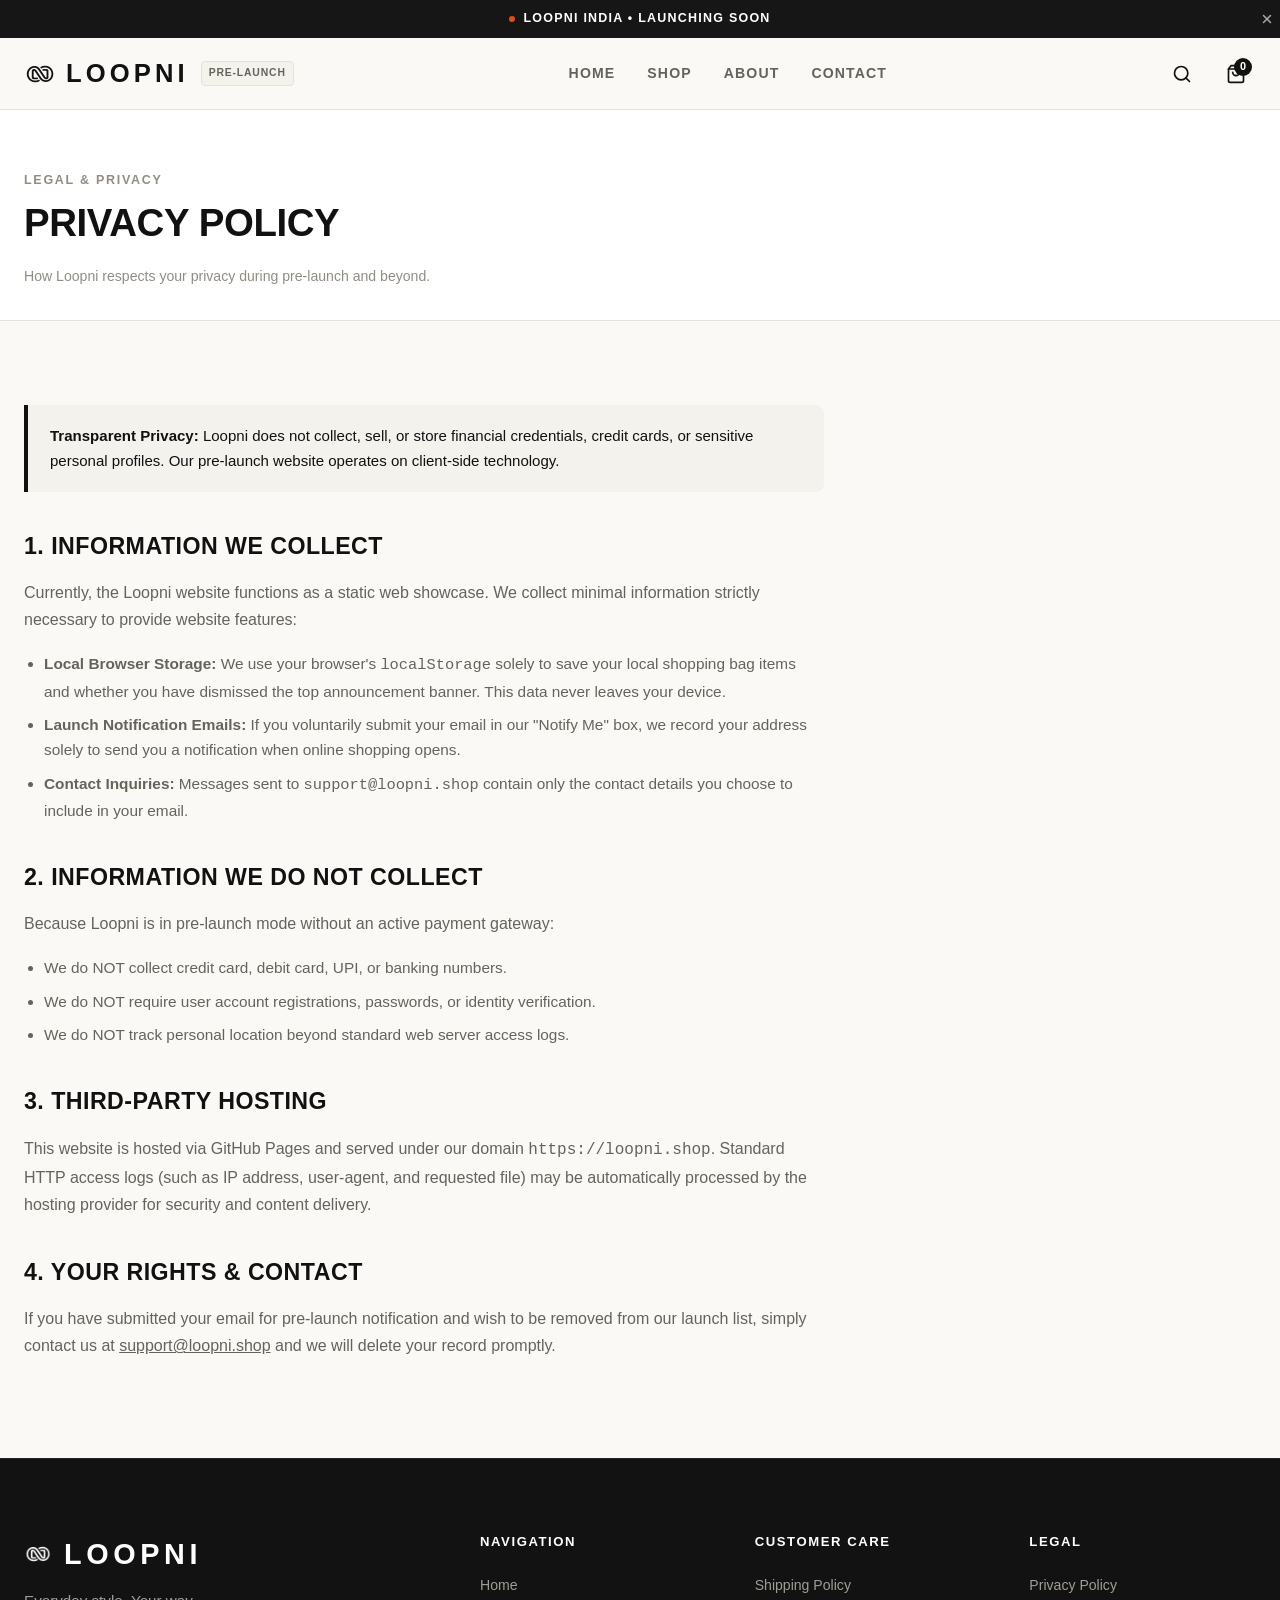
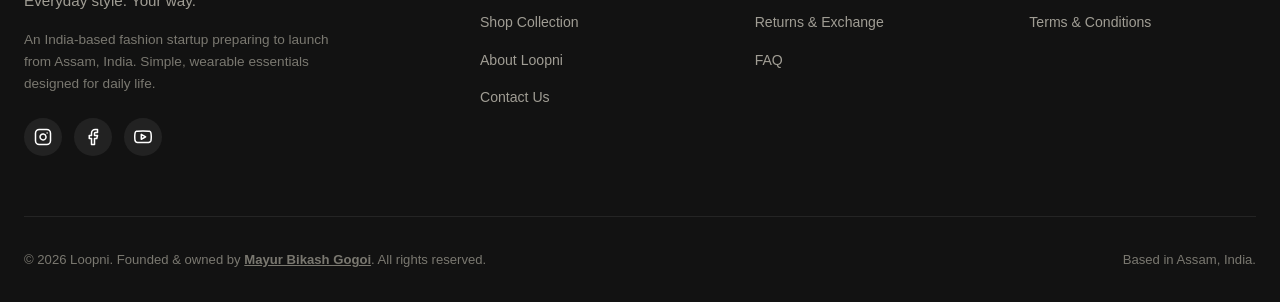
<file: privacy.html>
<!DOCTYPE html>
<html lang="en">
<head>
  <meta charset="UTF-8">
  <meta name="viewport" content="width=device-width, initial-scale=1.0">
  <title>Loopni Privacy Policy</title>
  <meta name="description" content="Loopni privacy policy outlining how customer data, cookies, and local preferences are handled.">
  <meta name="robots" content="index, follow">
  <link rel="canonical" href="https://loopni.shop/privacy.html">

  <meta property="og:type" content="website">
  <meta property="og:url" content="https://loopni.shop/privacy.html">
  <meta property="og:title" content="Loopni Privacy Policy">
  <meta property="og:description" content="Loopni privacy policy outlining how customer data, cookies, and local preferences are handled.">
  <meta property="og:image" content="https://loopni.shop/assets/images/branding/og-image.svg">
  <meta property="og:site_name" content="Loopni">

  <meta name="twitter:card" content="summary_large_image">
  <meta name="twitter:title" content="Loopni Privacy Policy">
  <meta name="twitter:description" content="Loopni privacy policy outlining how customer data, cookies, and local preferences are handled.">
  <meta name="twitter:image" content="https://loopni.shop/assets/images/branding/og-image.svg">

  <!-- GOOGLE SEARCH CONSOLE VERIFICATION
       Replace the placeholder below with the verification meta tag provided by Google Search Console. -->
  <meta name="google-site-verification" content="GSC_VERIFICATION_TOKEN_PLACEHOLDER">

  <link rel="icon" href="favicon.ico" sizes="any">
  <link rel="icon" href="assets/icons/favicon.svg" type="image/svg+xml">
  <link rel="apple-touch-icon" href="apple-touch-icon.png">
  <link rel="manifest" href="manifest.json">
  <meta name="theme-color" content="#111111">
  <link rel="stylesheet" href="css/style.css">
</head>
<body>
  <a href="#mainContent" class="skip-to-content">Skip to main content</a>

  <!-- Top Announcement Bar -->
  <div class="announcement-bar" id="announcementBar" role="region" aria-label="Store Announcement">
    <div class="container announcement-inner">
      <div class="announcement-text">
        <span class="announcement-dot" aria-hidden="true"></span>
        <span>LOOPNI INDIA • LAUNCHING SOON</span>
      </div>
      <button type="button" class="announcement-close" id="announcementCloseBtn" aria-label="Dismiss announcement">
        <svg width="14" height="14" viewBox="0 0 24 24" fill="none" stroke="currentColor" stroke-width="2.5" stroke-linecap="round" stroke-linejoin="round">
          <line x1="18" y1="6" x2="6" y2="18"></line>
          <line x1="6" y1="6" x2="18" y2="18"></line>
        </svg>
      </button>
    </div>
  </div>

  <!-- Sticky Site Header -->
  <header class="site-header" role="banner">
    <div class="container header-inner">
      <div class="header-brand">
        <a href="index.html" class="brand-logo-link" aria-label="Loopni Home">
          <img src="assets/images/branding/logo-symbol-black.png" alt="Loopni" width="32" height="32" class="brand-logo-mark">
          <span class="brand-logo-text">LOOPNI</span>
        </a>
        <span class="brand-badge">Pre-Launch</span>
      </div>

      <nav class="desktop-nav" aria-label="Primary Navigation">
        <a href="index.html" class="nav-link">Home</a>
        <a href="shop.html" class="nav-link">Shop</a>
        <a href="about.html" class="nav-link">About</a>
        <a href="contact.html" class="nav-link">Contact</a>
      </nav>

      <div class="header-actions">
        <button type="button" class="action-btn" data-open-search aria-label="Search catalog">
          <svg width="20" height="20" viewBox="0 0 24 24" fill="none" stroke="currentColor" stroke-width="2" stroke-linecap="round" stroke-linejoin="round">
            <circle cx="11" cy="11" r="8"></circle>
            <line x1="21" y1="21" x2="16.65" y2="16.65"></line>
          </svg>
        </button>

        <button type="button" class="action-btn" data-open-cart aria-label="Shopping bag">
          <svg width="20" height="20" viewBox="0 0 24 24" fill="none" stroke="currentColor" stroke-width="2" stroke-linecap="round" stroke-linejoin="round">
            <path d="M6 2L3 6v14a2 2 0 0 0 2 2h14a2 2 0 0 0 2-2V6l-3-4z"></path>
            <line x1="3" y1="6" x2="21" y2="6"></line>
            <path d="M16 10a4 4 0 0 1-8 0"></path>
          </svg>
          <span class="cart-count-badge" aria-label="0 items in cart">0</span>
        </button>

        <button type="button" class="mobile-menu-toggle" id="mobileMenuToggle" aria-label="Toggle navigation menu" aria-expanded="false" aria-controls="mobileNavDrawer">
          <span class="hamburger-line"></span>
          <span class="hamburger-line"></span>
          <span class="hamburger-line"></span>
        </button>
      </div>
    </div>
  </header>

  <!-- Mobile Navigation Drawer -->
  <div class="mobile-nav-drawer" id="mobileNavDrawer" role="dialog" aria-modal="true" aria-label="Mobile Navigation">
    <div class="drawer-backdrop" id="mobileNavBackdrop"></div>
    <div class="drawer-content">
      <div class="drawer-header">
        <div class="brand-logo-link">
            <img src="assets/images/branding/logo-symbol-black.png" alt="Loopni" width="28" height="28" class="brand-logo-mark">
            <span class="brand-logo-text" style="font-size: 1.4rem;">LOOPNI</span>
          </div>
        <button type="button" class="modal-close-btn" id="mobileNavClose" aria-label="Close navigation menu">
          <svg width="20" height="20" viewBox="0 0 24 24" fill="none" stroke="currentColor" stroke-width="2" stroke-linecap="round" stroke-linejoin="round">
            <line x1="18" y1="6" x2="6" y2="18"></line>
            <line x1="6" y1="6" x2="18" y2="18"></line>
          </svg>
        </button>
      </div>
      <ul class="drawer-nav-list">
        <li><a href="index.html" class="drawer-nav-link">Home</a></li>
        <li><a href="shop.html" class="drawer-nav-link">Shop Collection</a></li>
        <li><a href="about.html" class="drawer-nav-link">About Loopni</a></li>
        <li><a href="contact.html" class="drawer-nav-link">Contact</a></li>
        <li><a href="faq.html" class="drawer-nav-link">FAQ</a></li>
      </ul>
      <div class="drawer-footer">
        <p><strong>Loopni Fashion India</strong></p>
        <p>Pre-launch startup from Assam, India.</p>
      </div>
    </div>
  </div>

  <!-- Search Modal -->
  <div class="search-modal" id="searchModal" role="dialog" aria-modal="true" aria-label="Search Catalog">
    <div class="search-modal-backdrop" id="searchModalBackdrop"></div>
    <div class="search-modal-box">
      <div style="display: flex; justify-content: space-between; align-items: center; margin-bottom: 16px;">
        <span style="font-size: 0.85rem; font-weight: 750; letter-spacing: 0.08em; text-transform: uppercase; color: var(--color-primary);">Search Catalog</span>
        <button type="button" class="modal-close-btn" id="searchModalClose" aria-label="Close search">
          <svg width="18" height="18" viewBox="0 0 24 24" fill="none" stroke="currentColor" stroke-width="2" stroke-linecap="round" stroke-linejoin="round">
            <line x1="18" y1="6" x2="6" y2="18"></line>
            <line x1="6" y1="6" x2="18" y2="18"></line>
          </svg>
        </button>
      </div>
      <form class="search-form" id="globalSearchForm">
        <input type="search" class="search-input" id="globalSearchInput" placeholder="Search t-shirts, hoodies, cargos, bags..." autocomplete="off">
        <button type="submit" class="search-submit-btn" aria-label="Execute search">
          <svg width="20" height="20" viewBox="0 0 24 24" fill="none" stroke="currentColor" stroke-width="2" stroke-linecap="round" stroke-linejoin="round">
            <circle cx="11" cy="11" r="8"></circle>
            <line x1="21" y1="21" x2="16.65" y2="16.65"></line>
          </svg>
        </button>
      </form>
    </div>
  </div>

  <!-- Shopping Cart Drawer -->
  <div class="cart-drawer-wrapper" id="cartDrawerWrapper" role="dialog" aria-modal="true" aria-label="Shopping Cart">
    <div class="cart-drawer-backdrop" id="cartDrawerBackdrop"></div>
    <div class="cart-drawer">
      <div class="cart-drawer-header">
        <div style="display: flex; align-items: center; gap: 8px;">
          <h2 class="cart-drawer-title">Shopping Bag</h2>
          <span id="cartDrawerCount" style="font-size: 0.88rem; color: var(--color-text-muted); font-weight: 600;">(0)</span>
        </div>
        <button type="button" class="modal-close-btn" id="cartDrawerClose" aria-label="Close cart">
          <svg width="20" height="20" viewBox="0 0 24 24" fill="none" stroke="currentColor" stroke-width="2" stroke-linecap="round" stroke-linejoin="round">
            <line x1="18" y1="6" x2="6" y2="18"></line>
            <line x1="6" y1="6" x2="18" y2="18"></line>
          </svg>
        </button>
      </div>
      <div class="cart-items-list" id="cartItemsContainer"></div>
      <div class="cart-drawer-footer">
        <div class="cart-summary-row">
          <span>Subtotal</span>
          <span class="cart-summary-total" id="cartSubtotalDisplay">₹0</span>
        </div>
        <div class="cart-prelaunch-notice">
          ℹ️ Store is preparing for launch. Online purchases unlock on launch date.
        </div>
        <button type="button" class="checkout-btn" id="cartCheckoutBtn">
          <span>Proceed to Checkout</span>
          <svg width="18" height="18" viewBox="0 0 24 24" fill="none" stroke="currentColor" stroke-width="2.5" stroke-linecap="round" stroke-linejoin="round">
            <line x1="5" y1="12" x2="19" y2="12"></line>
            <polyline points="12 5 19 12 12 19"></polyline>
          </svg>
        </button>
      </div>
    </div>
  </div>

  <!-- Coming Soon Purchase Modal -->
  <div class="coming-soon-modal-wrapper" id="comingSoonModal" role="dialog" aria-modal="true" aria-labelledby="comingSoonTitle">
    <div class="coming-soon-backdrop" id="comingSoonBackdrop"></div>
    <div class="coming-soon-card">
      <button type="button" class="modal-close-btn" id="comingSoonCloseBtn" aria-label="Close modal">
        <svg width="20" height="20" viewBox="0 0 24 24" fill="none" stroke="currentColor" stroke-width="2" stroke-linecap="round" stroke-linejoin="round">
          <line x1="18" y1="6" x2="6" y2="18"></line>
          <line x1="6" y1="6" x2="18" y2="18"></line>
        </svg>
      </button>
      <div class="coming-soon-badge"><span>● Pre-Launch Preview</span></div>
      <h2 class="coming-soon-title" id="comingSoonTitle">LOOPNI IS ALMOST HERE.</h2>
      <p class="coming-soon-desc" id="comingSoonDesc">
        We're preparing the Loopni store and getting everything ready for launch. Online purchasing will be available soon.
      </p>
      <div class="countdown-grid" role="timer" aria-label="Launch countdown">
        <div class="countdown-box"><span class="countdown-number" id="countdownDays">00</span><span class="countdown-label">Days</span></div>
        <div class="countdown-box"><span class="countdown-number" id="countdownHours">00</span><span class="countdown-label">Hours</span></div>
        <div class="countdown-box"><span class="countdown-number" id="countdownMinutes">00</span><span class="countdown-label">Minutes</span></div>
        <div class="countdown-box"><span class="countdown-number" id="countdownSeconds">00</span><span class="countdown-label">Seconds</span></div>
      </div>
      <form class="notify-form" id="comingSoonNotifyForm">
        <input type="email" class="notify-input" placeholder="Enter your email for launch access" required aria-label="Email address for launch alerts">
        <button type="submit" class="notify-btn">Notify Me</button>
      </form>
      <p class="notify-feedback" id="notifyFeedback"></p>
    </div>
  </div>

  <!-- Main Content -->
  <main id="mainContent">
    <section class="content-page-hero">
      <div class="container">
        <span class="section-tag">Legal &amp; Privacy</span>
        <h1 class="content-page-title">PRIVACY POLICY</h1>
        <p class="content-page-meta">How Loopni respects your privacy during pre-launch and beyond.</p>
      </div>
    </section>

    <div class="container">
      <div class="content-body">
        <div class="notice-box">
          <p>
            <strong>Transparent Privacy:</strong> Loopni does not collect, sell, or store financial credentials, credit cards, or sensitive personal profiles. Our pre-launch website operates on client-side technology.
          </p>
        </div>

        <h2>1. Information We Collect</h2>
        <p>
          Currently, the Loopni website functions as a static web showcase. We collect minimal information strictly necessary to provide website features:
        </p>
        <ul>
          <li><strong>Local Browser Storage:</strong> We use your browser's <code>localStorage</code> solely to save your local shopping bag items and whether you have dismissed the top announcement banner. This data never leaves your device.</li>
          <li><strong>Launch Notification Emails:</strong> If you voluntarily submit your email in our "Notify Me" box, we record your address solely to send you a notification when online shopping opens.</li>
          <li><strong>Contact Inquiries:</strong> Messages sent to <code>support@loopni.shop</code> contain only the contact details you choose to include in your email.</li>
        </ul>

        <h2>2. Information We Do NOT Collect</h2>
        <p>
          Because Loopni is in pre-launch mode without an active payment gateway:
        </p>
        <ul>
          <li>We do NOT collect credit card, debit card, UPI, or banking numbers.</li>
          <li>We do NOT require user account registrations, passwords, or identity verification.</li>
          <li>We do NOT track personal location beyond standard web server access logs.</li>
        </ul>

        <h2>3. Third-Party Hosting</h2>
        <p>
          This website is hosted via GitHub Pages and served under our domain <code>https://loopni.shop</code>. Standard HTTP access logs (such as IP address, user-agent, and requested file) may be automatically processed by the hosting provider for security and content delivery.
        </p>

        <h2>4. Your Rights &amp; Contact</h2>
        <p>
          If you have submitted your email for pre-launch notification and wish to be removed from our launch list, simply contact us at <a href="mailto:support@loopni.shop" style="text-decoration: underline;">support@loopni.shop</a> and we will delete your record promptly.
        </p>
      </div>
    </div>
  </main>

  <!-- Site Footer -->
  <footer class="site-footer" role="contentinfo">
    <div class="container">
      <div class="footer-top">
        <div class="footer-brand-col">
          <div class="footer-logo">
          <img src="assets/images/branding/logo-symbol-white.png" alt="Loopni" width="28" height="28" class="footer-logo-mark">
          <span>LOOPNI</span>
        </div>
          <p class="footer-tagline">Everyday style. Your way.</p>
          <p class="footer-about-snippet">
            An India-based fashion startup preparing to launch from Assam, India. Simple, wearable essentials designed for daily life.
          </p>
          <div class="footer-social-links">
            <a href="https://www.instagram.com/loopni.pvt/" class="social-link" aria-label="Loopni Instagram" target="_blank" rel="noopener noreferrer">
              <svg width="18" height="18" viewBox="0 0 24 24" fill="none" stroke="currentColor" stroke-width="2" stroke-linecap="round" stroke-linejoin="round">
                <rect x="2" y="2" width="20" height="20" rx="5" ry="5"></rect>
                <path d="M16 11.37A4 4 0 1 1 12.63 8 4 4 0 0 1 16 11.37z"></path>
                <line x1="17.5" y1="6.5" x2="17.51" y2="6.5"></line>
              </svg>
            </a>
            <a href="https://facebook.com" class="social-link" aria-label="Loopni Facebook" target="_blank" rel="noopener noreferrer">
              <svg width="18" height="18" viewBox="0 0 24 24" fill="none" stroke="currentColor" stroke-width="2" stroke-linecap="round" stroke-linejoin="round">
                <path d="M18 2h-3a5 5 0 0 0-5 5v3H7v4h3v8h4v-8h3l1-4h-4V7a1 1 0 0 1 1-1h3z"></path>
              </svg>
            </a>
            <a href="https://youtube.com" class="social-link" aria-label="Loopni YouTube" target="_blank" rel="noopener noreferrer">
              <svg width="18" height="18" viewBox="0 0 24 24" fill="none" stroke="currentColor" stroke-width="2" stroke-linecap="round" stroke-linejoin="round">
                <path d="M22.54 6.42a2.78 2.78 0 0 0-1.94-2C18.88 4 12 4 12 4s-6.88 0-8.6.46a2.78 2.78 0 0 0-1.94 2A29 29 0 0 0 1 11.75a29 29 0 0 0 .46 5.33A2.78 2.78 0 0 0 3.4 19c1.72.46 8.6.46 8.6.46s6.88 0 8.6-.46a2.78 2.78 0 0 0 1.94-2 29 29 0 0 0 .46-5.25 29 29 0 0 0-.46-5.33z"></path>
                <polygon points="9.75 15.02 15.5 11.75 9.75 8.48 9.75 15.02"></polygon>
              </svg>
            </a>
          </div>
        </div>

        <div>
          <h3 class="footer-heading">Navigation</h3>
          <ul class="footer-links-list">
            <li><a href="index.html" class="footer-link">Home</a></li>
            <li><a href="shop.html" class="footer-link">Shop Collection</a></li>
            <li><a href="about.html" class="footer-link">About Loopni</a></li>
            <li><a href="contact.html" class="footer-link">Contact Us</a></li>
          </ul>
        </div>

        <div>
          <h3 class="footer-heading">Customer Care</h3>
          <ul class="footer-links-list">
            <li><a href="shipping.html" class="footer-link">Shipping Policy</a></li>
            <li><a href="returns.html" class="footer-link">Returns &amp; Exchange</a></li>
            <li><a href="faq.html" class="footer-link">FAQ</a></li>
          </ul>
        </div>

        <div>
          <h3 class="footer-heading">Legal</h3>
          <ul class="footer-links-list">
            <li><a href="privacy.html" class="footer-link">Privacy Policy</a></li>
            <li><a href="terms.html" class="footer-link">Terms &amp; Conditions</a></li>
          </ul>
        </div>
      </div>

      <div class="footer-bottom">
        <p>&copy; 2026 Loopni. Founded &amp; owned by <a href="about.html" style="text-decoration: underline; font-weight: 600;">Mayur Bikash Gogoi</a>. All rights reserved.</p>
        <div class="footer-origin-tag">
          <span>Based in Assam, India.</span>
        </div>
      </div>
    </div>
  </footer>

  <!-- Scripts -->
  <script src="js/config.js"></script>
  <script src="js/products.js"></script>
  <script src="js/cart.js"></script>
  <script src="js/animations.js"></script>
  <script src="js/app.js"></script>
</body>
</html>
</file>
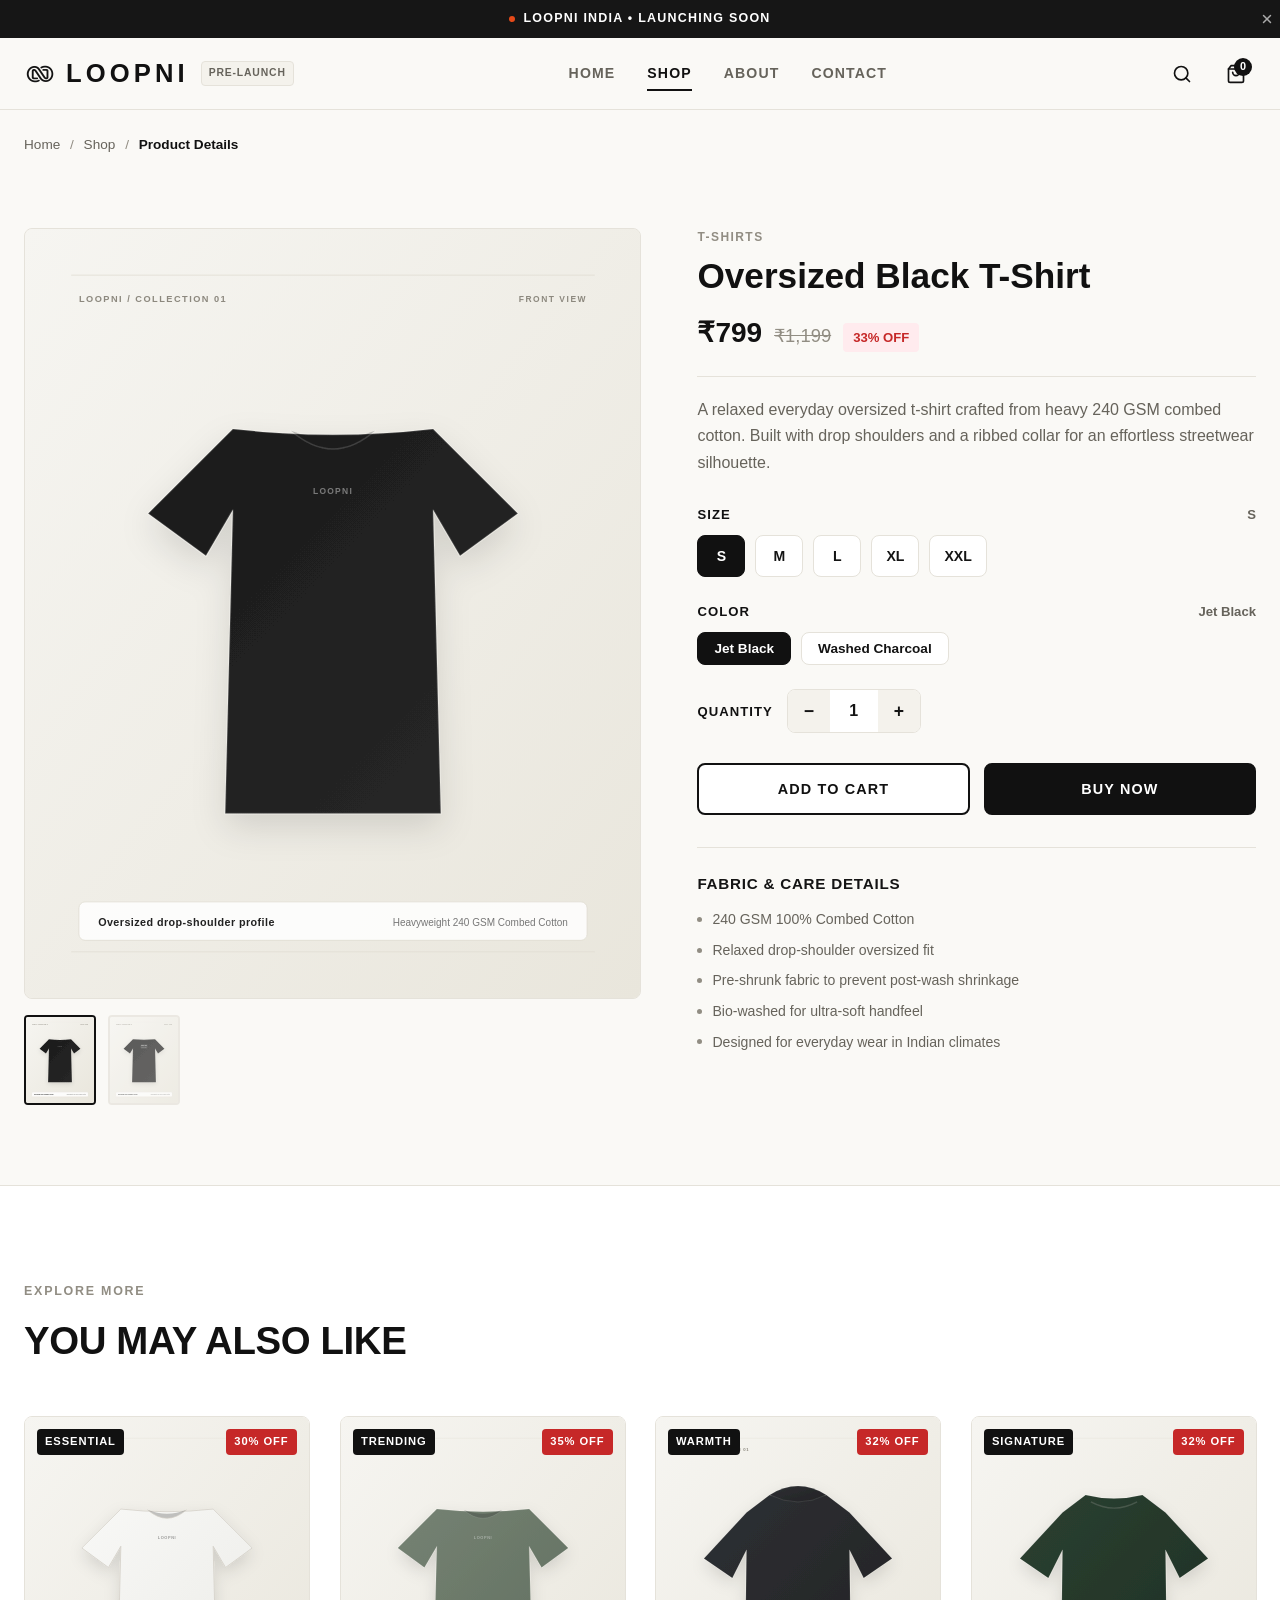
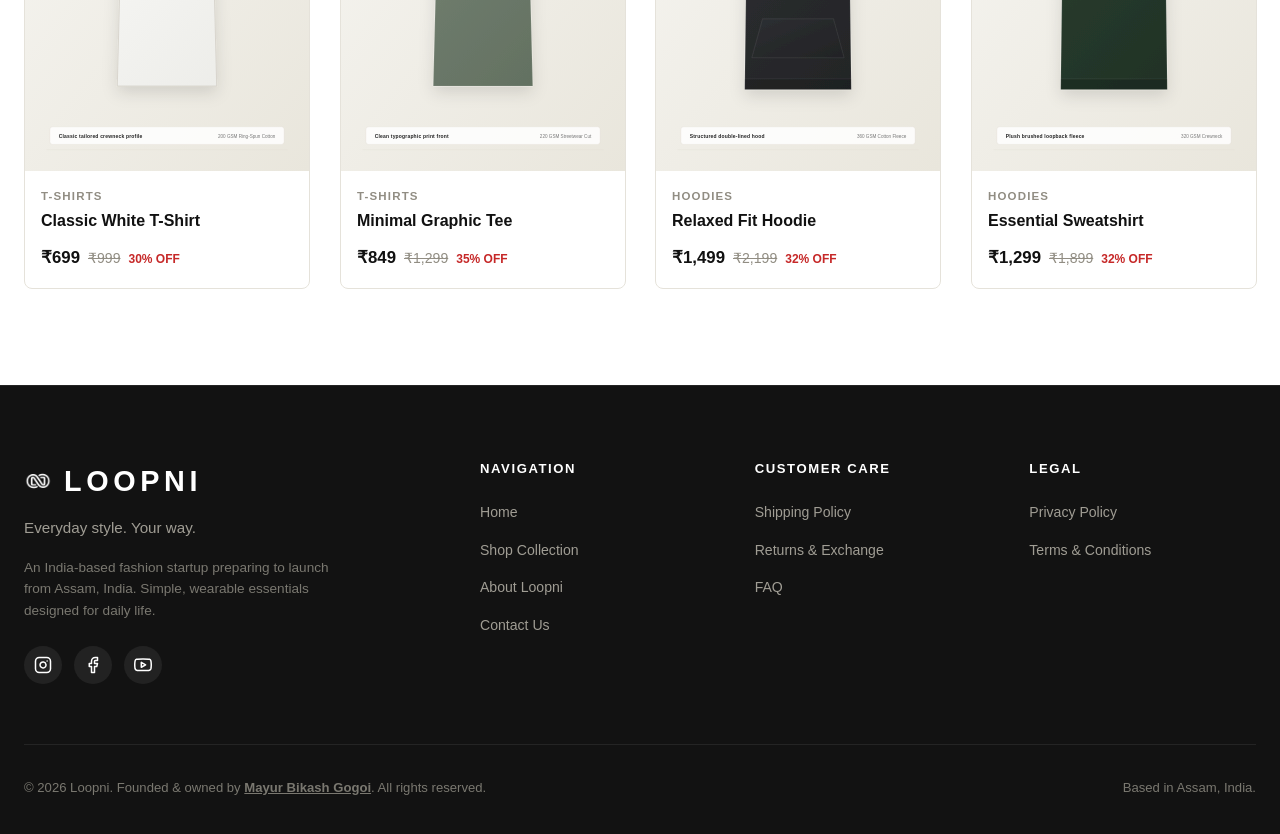
<file: product.html>
<!DOCTYPE html>
<html lang="en">
<head>
  <meta charset="UTF-8">
  <meta name="viewport" content="width=device-width, initial-scale=1.0">
  <title>Product Details — Loopni India</title>
  <meta name="description" content="Explore wearable everyday fashion and accessories from Loopni India. Pre-launch showcase of clothing essentials.">
  <meta name="robots" content="index, follow">
  <link rel="canonical" href="https://loopni.shop/product.html">

  <!-- Open Graph / Facebook -->
  <meta property="og:type" content="product">
  <meta property="og:url" content="https://loopni.shop/product.html">
  <meta property="og:title" content="Product Details — Loopni India">
  <meta property="og:description" content="Explore wearable everyday fashion and accessories from Loopni India. Pre-launch showcase of clothing essentials.">
  <meta property="og:image" content="https://loopni.shop/assets/images/branding/og-image.svg">
  <meta property="og:site_name" content="Loopni">

  <!-- Twitter Card -->
  <meta name="twitter:card" content="summary_large_image">
  <meta name="twitter:title" content="Product Details — Loopni India">
  <meta name="twitter:description" content="Explore wearable everyday fashion and accessories from Loopni India. Pre-launch showcase of clothing essentials.">
  <meta name="twitter:image" content="https://loopni.shop/assets/images/branding/og-image.svg">

  <!-- GOOGLE SEARCH CONSOLE VERIFICATION
       Replace the placeholder below with the verification meta tag provided by Google Search Console. -->
  <meta name="google-site-verification" content="GSC_VERIFICATION_TOKEN_PLACEHOLDER">

  <!-- Favicon & PWA Icons -->
  <link rel="icon" href="favicon.ico" sizes="any">
  <link rel="icon" href="assets/icons/favicon.svg" type="image/svg+xml">
  <link rel="apple-touch-icon" href="apple-touch-icon.png">
  <link rel="manifest" href="manifest.json">
  <meta name="theme-color" content="#111111">

  <!-- Stylesheet -->
  <link rel="stylesheet" href="css/style.css">
</head>
<body>
  <a href="#mainContent" class="skip-to-content">Skip to main content</a>

  <!-- Top Announcement Bar -->
  <div class="announcement-bar" id="announcementBar" role="region" aria-label="Store Announcement">
    <div class="container announcement-inner">
      <div class="announcement-text">
        <span class="announcement-dot" aria-hidden="true"></span>
        <span>LOOPNI INDIA • LAUNCHING SOON</span>
      </div>
      <button type="button" class="announcement-close" id="announcementCloseBtn" aria-label="Dismiss announcement">
        <svg width="14" height="14" viewBox="0 0 24 24" fill="none" stroke="currentColor" stroke-width="2.5" stroke-linecap="round" stroke-linejoin="round">
          <line x1="18" y1="6" x2="6" y2="18"></line>
          <line x1="6" y1="6" x2="18" y2="18"></line>
        </svg>
      </button>
    </div>
  </div>

  <!-- Sticky Site Header -->
  <header class="site-header" role="banner">
    <div class="container header-inner">
      <div class="header-brand">
        <a href="index.html" class="brand-logo-link" aria-label="Loopni Home">
          <img src="assets/images/branding/logo-symbol-black.png" alt="Loopni" width="32" height="32" class="brand-logo-mark">
          <span class="brand-logo-text">LOOPNI</span>
        </a>
        <span class="brand-badge">Pre-Launch</span>
      </div>

      <nav class="desktop-nav" aria-label="Primary Navigation">
        <a href="index.html" class="nav-link">Home</a>
        <a href="shop.html" class="nav-link active">Shop</a>
        <a href="about.html" class="nav-link">About</a>
        <a href="contact.html" class="nav-link">Contact</a>
      </nav>

      <div class="header-actions">
        <button type="button" class="action-btn" data-open-search aria-label="Search catalog">
          <svg width="20" height="20" viewBox="0 0 24 24" fill="none" stroke="currentColor" stroke-width="2" stroke-linecap="round" stroke-linejoin="round">
            <circle cx="11" cy="11" r="8"></circle>
            <line x1="21" y1="21" x2="16.65" y2="16.65"></line>
          </svg>
        </button>

        <button type="button" class="action-btn" data-open-cart aria-label="Shopping bag">
          <svg width="20" height="20" viewBox="0 0 24 24" fill="none" stroke="currentColor" stroke-width="2" stroke-linecap="round" stroke-linejoin="round">
            <path d="M6 2L3 6v14a2 2 0 0 0 2 2h14a2 2 0 0 0 2-2V6l-3-4z"></path>
            <line x1="3" y1="6" x2="21" y2="6"></line>
            <path d="M16 10a4 4 0 0 1-8 0"></path>
          </svg>
          <span class="cart-count-badge" aria-label="0 items in cart">0</span>
        </button>

        <button type="button" class="mobile-menu-toggle" id="mobileMenuToggle" aria-label="Toggle navigation menu" aria-expanded="false" aria-controls="mobileNavDrawer">
          <span class="hamburger-line"></span>
          <span class="hamburger-line"></span>
          <span class="hamburger-line"></span>
        </button>
      </div>
    </div>
  </header>

  <!-- Mobile Navigation Drawer -->
  <div class="mobile-nav-drawer" id="mobileNavDrawer" role="dialog" aria-modal="true" aria-label="Mobile Navigation">
    <div class="drawer-backdrop" id="mobileNavBackdrop"></div>
    <div class="drawer-content">
      <div class="drawer-header">
        <div class="brand-logo-link">
            <img src="assets/images/branding/logo-symbol-black.png" alt="Loopni" width="28" height="28" class="brand-logo-mark">
            <span class="brand-logo-text" style="font-size: 1.4rem;">LOOPNI</span>
          </div>
        <button type="button" class="modal-close-btn" id="mobileNavClose" aria-label="Close navigation menu">
          <svg width="20" height="20" viewBox="0 0 24 24" fill="none" stroke="currentColor" stroke-width="2" stroke-linecap="round" stroke-linejoin="round">
            <line x1="18" y1="6" x2="6" y2="18"></line>
            <line x1="6" y1="6" x2="18" y2="18"></line>
          </svg>
        </button>
      </div>
      <ul class="drawer-nav-list">
        <li><a href="index.html" class="drawer-nav-link">Home</a></li>
        <li><a href="shop.html" class="drawer-nav-link active">Shop Collection</a></li>
        <li><a href="about.html" class="drawer-nav-link">About Loopni</a></li>
        <li><a href="contact.html" class="drawer-nav-link">Contact</a></li>
        <li><a href="faq.html" class="drawer-nav-link">FAQ</a></li>
      </ul>
      <div class="drawer-footer">
        <p><strong>Loopni Fashion India</strong></p>
        <p>Pre-launch startup from Assam, India.</p>
      </div>
    </div>
  </div>

  <!-- Search Modal -->
  <div class="search-modal" id="searchModal" role="dialog" aria-modal="true" aria-label="Search Catalog">
    <div class="search-modal-backdrop" id="searchModalBackdrop"></div>
    <div class="search-modal-box">
      <div style="display: flex; justify-content: space-between; align-items: center; margin-bottom: 16px;">
        <span style="font-size: 0.85rem; font-weight: 750; letter-spacing: 0.08em; text-transform: uppercase; color: var(--color-primary);">Search Catalog</span>
        <button type="button" class="modal-close-btn" id="searchModalClose" aria-label="Close search">
          <svg width="18" height="18" viewBox="0 0 24 24" fill="none" stroke="currentColor" stroke-width="2" stroke-linecap="round" stroke-linejoin="round">
            <line x1="18" y1="6" x2="6" y2="18"></line>
            <line x1="6" y1="6" x2="18" y2="18"></line>
          </svg>
        </button>
      </div>
      <form class="search-form" id="globalSearchForm">
        <input type="search" class="search-input" id="globalSearchInput" placeholder="Search t-shirts, hoodies, cargos, bags..." autocomplete="off">
        <button type="submit" class="search-submit-btn" aria-label="Execute search">
          <svg width="20" height="20" viewBox="0 0 24 24" fill="none" stroke="currentColor" stroke-width="2" stroke-linecap="round" stroke-linejoin="round">
            <circle cx="11" cy="11" r="8"></circle>
            <line x1="21" y1="21" x2="16.65" y2="16.65"></line>
          </svg>
        </button>
      </form>
    </div>
  </div>

  <!-- Shopping Cart Drawer -->
  <div class="cart-drawer-wrapper" id="cartDrawerWrapper" role="dialog" aria-modal="true" aria-label="Shopping Cart">
    <div class="cart-drawer-backdrop" id="cartDrawerBackdrop"></div>
    <div class="cart-drawer">
      <div class="cart-drawer-header">
        <div style="display: flex; align-items: center; gap: 8px;">
          <h2 class="cart-drawer-title">Shopping Bag</h2>
          <span id="cartDrawerCount" style="font-size: 0.88rem; color: var(--color-text-muted); font-weight: 600;">(0)</span>
        </div>
        <button type="button" class="modal-close-btn" id="cartDrawerClose" aria-label="Close cart">
          <svg width="20" height="20" viewBox="0 0 24 24" fill="none" stroke="currentColor" stroke-width="2" stroke-linecap="round" stroke-linejoin="round">
            <line x1="18" y1="6" x2="6" y2="18"></line>
            <line x1="6" y1="6" x2="18" y2="18"></line>
          </svg>
        </button>
      </div>
      <div class="cart-items-list" id="cartItemsContainer">
        <!-- Rendered by Cart.renderDrawer() -->
      </div>
      <div class="cart-drawer-footer">
        <div class="cart-summary-row">
          <span>Subtotal</span>
          <span class="cart-summary-total" id="cartSubtotalDisplay">₹0</span>
        </div>
        <div class="cart-prelaunch-notice">
          ℹ️ Store is preparing for launch. Online purchases unlock on launch date.
        </div>
        <button type="button" class="checkout-btn" id="cartCheckoutBtn">
          <span>Proceed to Checkout</span>
          <svg width="18" height="18" viewBox="0 0 24 24" fill="none" stroke="currentColor" stroke-width="2.5" stroke-linecap="round" stroke-linejoin="round">
            <line x1="5" y1="12" x2="19" y2="12"></line>
            <polyline points="12 5 19 12 12 19"></polyline>
          </svg>
        </button>
      </div>
    </div>
  </div>

  <!-- Coming Soon Purchase Modal -->
  <div class="coming-soon-modal-wrapper" id="comingSoonModal" role="dialog" aria-modal="true" aria-labelledby="comingSoonTitle">
    <div class="coming-soon-backdrop" id="comingSoonBackdrop"></div>
    <div class="coming-soon-card">
      <button type="button" class="modal-close-btn" id="comingSoonCloseBtn" aria-label="Close modal">
        <svg width="20" height="20" viewBox="0 0 24 24" fill="none" stroke="currentColor" stroke-width="2" stroke-linecap="round" stroke-linejoin="round">
          <line x1="18" y1="6" x2="6" y2="18"></line>
          <line x1="6" y1="6" x2="18" y2="18"></line>
        </svg>
      </button>
      <div class="coming-soon-badge">
        <span>● Pre-Launch Preview</span>
      </div>
      <h2 class="coming-soon-title" id="comingSoonTitle">LOOPNI IS ALMOST HERE.</h2>
      <p class="coming-soon-desc" id="comingSoonDesc">
        We're preparing the Loopni store and getting everything ready for launch. Online purchasing will be available soon.
      </p>

      <div class="countdown-grid" role="timer" aria-label="Launch countdown">
        <div class="countdown-box">
          <span class="countdown-number" id="countdownDays">00</span>
          <span class="countdown-label">Days</span>
        </div>
        <div class="countdown-box">
          <span class="countdown-number" id="countdownHours">00</span>
          <span class="countdown-label">Hours</span>
        </div>
        <div class="countdown-box">
          <span class="countdown-number" id="countdownMinutes">00</span>
          <span class="countdown-label">Minutes</span>
        </div>
        <div class="countdown-box">
          <span class="countdown-number" id="countdownSeconds">00</span>
          <span class="countdown-label">Seconds</span>
        </div>
      </div>

      <form class="notify-form" id="comingSoonNotifyForm">
        <input type="email" class="notify-input" placeholder="Enter your email for launch access" required aria-label="Email address for launch alerts">
        <button type="submit" class="notify-btn">Notify Me</button>
      </form>
      <p class="notify-feedback" id="notifyFeedback"></p>
    </div>
  </div>

  <!-- Main Content -->
  <main id="mainContent">
    <div class="container" style="padding-top: 24px;">
      <nav aria-label="Breadcrumbs" style="font-size: 0.85rem; color: var(--color-text-subtle); margin-bottom: 24px;">
        <a href="index.html" style="color: var(--color-text-muted);">Home</a>
        <span style="margin: 0 6px;">/</span>
        <a href="shop.html" style="color: var(--color-text-muted);">Shop</a>
        <span style="margin: 0 6px;">/</span>
        <span id="breadcrumbCurrent" style="color: var(--color-primary); font-weight: 600;">Product Details</span>
      </nav>
    </div>

    <!-- Product Detail Section -->
    <section class="product-detail-section">
      <div class="container product-detail-grid">
        <!-- Gallery -->
        <div class="detail-gallery">
          <div class="detail-main-image-wrap">
            <img id="pDetailMainImage" src="assets/images/products/oversized-black-tshirt-1.svg" alt="Oversized Black T-Shirt from Loopni" class="detail-main-img" width="800" height="1000">
          </div>
          <div class="detail-thumbnails" id="pDetailThumbnails" role="tablist" aria-label="Product image thumbnails">
            <!-- Rendered by ProductDetailController -->
          </div>
        </div>

        <!-- Product Information & Order Actions -->
        <div class="detail-info">
          <span class="detail-category-badge" id="pDetailCategory">T-Shirts</span>
          <h1 class="detail-title" id="pDetailTitle">Oversized Black T-Shirt</h1>

          <div class="detail-prices">
            <span class="detail-price-current" id="pDetailCurrentPrice">₹799</span>
            <span class="detail-price-original" id="pDetailOriginalPrice">₹1,199</span>
            <span class="detail-discount-tag" id="pDetailDiscount">33% OFF</span>
          </div>

          <p class="detail-description" id="pDetailDescription">
            A relaxed everyday oversized t-shirt crafted from heavy 240 GSM combed cotton. Built with drop shoulders and a ribbed collar for an effortless streetwear silhouette.
          </p>

          <!-- Size Selector -->
          <div class="selector-group">
            <div class="selector-header">
              <span class="selector-label">Size</span>
              <span class="selector-value-preview" id="selectedSizePreview">M</span>
            </div>
            <div class="options-list" id="pDetailSizes" role="radiogroup" aria-label="Available sizes">
              <!-- Rendered by ProductDetailController -->
            </div>
          </div>

          <!-- Color Selector -->
          <div class="selector-group">
            <div class="selector-header">
              <span class="selector-label">Color</span>
              <span class="selector-value-preview" id="selectedColorPreview">Black</span>
            </div>
            <div class="options-list" id="pDetailColors" role="radiogroup" aria-label="Available colors">
              <!-- Rendered by ProductDetailController -->
            </div>
          </div>

          <!-- Quantity Counter -->
          <div class="qty-wrap">
            <span class="selector-label" style="min-width: 60px;">Quantity</span>
            <div class="qty-counter" role="group" aria-label="Quantity adjustment">
              <button type="button" class="qty-step-btn" id="qtyMinusBtn" aria-label="Decrease quantity">−</button>
              <span class="qty-display" id="pDetailQtyVal" aria-live="polite">1</span>
              <button type="button" class="qty-step-btn" id="qtyPlusBtn" aria-label="Increase quantity">+</button>
            </div>
          </div>

          <!-- Actions: Add To Cart & Buy Now -->
          <div class="detail-actions">
            <button type="button" class="btn btn-add-cart" id="btnAddToCart">
              Add To Cart
            </button>
            <button type="button" class="btn btn-buy-now" id="btnBuyNow">
              Buy Now
            </button>
          </div>

          <!-- Specifications and Material Notes -->
          <div class="detail-specs-box">
            <h2 class="specs-title">Fabric &amp; Care Details</h2>
            <ul class="specs-list" id="pDetailSpecs">
              <li class="specs-item"><span class="specs-bullet"></span><span>100% Premium Combed Cotton</span></li>
              <li class="specs-item"><span class="specs-bullet"></span><span>Pre-shrunk fabric to prevent post-wash shrinkage</span></li>
              <li class="specs-item"><span class="specs-bullet"></span><span>Tailored for everyday comfort in Indian weather</span></li>
              <li class="specs-item"><span class="specs-bullet"></span><span>Machine wash cold, tumble dry low</span></li>
            </ul>
          </div>
        </div>
      </div>
    </section>

    <!-- Related Products Recommendation Section -->
    <section class="section" style="background-color: var(--color-surface); border-top: 1px solid var(--color-border);" aria-labelledby="relatedHeading">
      <div class="container">
        <div class="section-header">
          <span class="section-tag">Explore More</span>
          <h2 class="section-title" id="relatedHeading">YOU MAY ALSO LIKE</h2>
        </div>
        <div class="product-grid" id="relatedProductsGrid">
          <!-- Filled by ProductDetailController -->
        </div>
      </div>
    </section>
  </main>

  <!-- Site Footer -->
  <footer class="site-footer" role="contentinfo">
    <div class="container">
      <div class="footer-top">
        <div class="footer-brand-col">
          <div class="footer-logo">
          <img src="assets/images/branding/logo-symbol-white.png" alt="Loopni" width="28" height="28" class="footer-logo-mark">
          <span>LOOPNI</span>
        </div>
          <p class="footer-tagline">Everyday style. Your way.</p>
          <p class="footer-about-snippet">
            An India-based fashion startup preparing to launch from Assam, India. Simple, wearable essentials designed for daily life.
          </p>
          <div class="footer-social-links">
            <a href="https://www.instagram.com/loopni.pvt/" class="social-link" aria-label="Loopni Instagram" target="_blank" rel="noopener noreferrer">
              <svg width="18" height="18" viewBox="0 0 24 24" fill="none" stroke="currentColor" stroke-width="2" stroke-linecap="round" stroke-linejoin="round">
                <rect x="2" y="2" width="20" height="20" rx="5" ry="5"></rect>
                <path d="M16 11.37A4 4 0 1 1 12.63 8 4 4 0 0 1 16 11.37z"></path>
                <line x1="17.5" y1="6.5" x2="17.51" y2="6.5"></line>
              </svg>
            </a>
            <a href="https://facebook.com" class="social-link" aria-label="Loopni Facebook" target="_blank" rel="noopener noreferrer">
              <svg width="18" height="18" viewBox="0 0 24 24" fill="none" stroke="currentColor" stroke-width="2" stroke-linecap="round" stroke-linejoin="round">
                <path d="M18 2h-3a5 5 0 0 0-5 5v3H7v4h3v8h4v-8h3l1-4h-4V7a1 1 0 0 1 1-1h3z"></path>
              </svg>
            </a>
            <a href="https://youtube.com" class="social-link" aria-label="Loopni YouTube" target="_blank" rel="noopener noreferrer">
              <svg width="18" height="18" viewBox="0 0 24 24" fill="none" stroke="currentColor" stroke-width="2" stroke-linecap="round" stroke-linejoin="round">
                <path d="M22.54 6.42a2.78 2.78 0 0 0-1.94-2C18.88 4 12 4 12 4s-6.88 0-8.6.46a2.78 2.78 0 0 0-1.94 2A29 29 0 0 0 1 11.75a29 29 0 0 0 .46 5.33A2.78 2.78 0 0 0 3.4 19c1.72.46 8.6.46 8.6.46s6.88 0 8.6-.46a2.78 2.78 0 0 0 1.94-2 29 29 0 0 0 .46-5.25 29 29 0 0 0-.46-5.33z"></path>
                <polygon points="9.75 15.02 15.5 11.75 9.75 8.48 9.75 15.02"></polygon>
              </svg>
            </a>
          </div>
        </div>

        <div>
          <h3 class="footer-heading">Navigation</h3>
          <ul class="footer-links-list">
            <li><a href="index.html" class="footer-link">Home</a></li>
            <li><a href="shop.html" class="footer-link">Shop Collection</a></li>
            <li><a href="about.html" class="footer-link">About Loopni</a></li>
            <li><a href="contact.html" class="footer-link">Contact Us</a></li>
          </ul>
        </div>

        <div>
          <h3 class="footer-heading">Customer Care</h3>
          <ul class="footer-links-list">
            <li><a href="shipping.html" class="footer-link">Shipping Policy</a></li>
            <li><a href="returns.html" class="footer-link">Returns &amp; Exchange</a></li>
            <li><a href="faq.html" class="footer-link">FAQ</a></li>
          </ul>
        </div>

        <div>
          <h3 class="footer-heading">Legal</h3>
          <ul class="footer-links-list">
            <li><a href="privacy.html" class="footer-link">Privacy Policy</a></li>
            <li><a href="terms.html" class="footer-link">Terms &amp; Conditions</a></li>
          </ul>
        </div>
      </div>

      <div class="footer-bottom">
        <p>&copy; 2026 Loopni. Founded &amp; owned by <a href="about.html" style="text-decoration: underline; font-weight: 600;">Mayur Bikash Gogoi</a>. All rights reserved.</p>
        <div class="footer-origin-tag">
          <span>Based in Assam, India.</span>
        </div>
      </div>
    </div>
  </footer>

  <!-- Scripts -->
  <script src="js/config.js"></script>
  <script src="js/products.js"></script>
  <script src="js/cart.js"></script>
  <script src="js/animations.js"></script>
  <script src="js/product-detail.js"></script>
  <script src="js/app.js"></script>
</body>
</html>
</file>
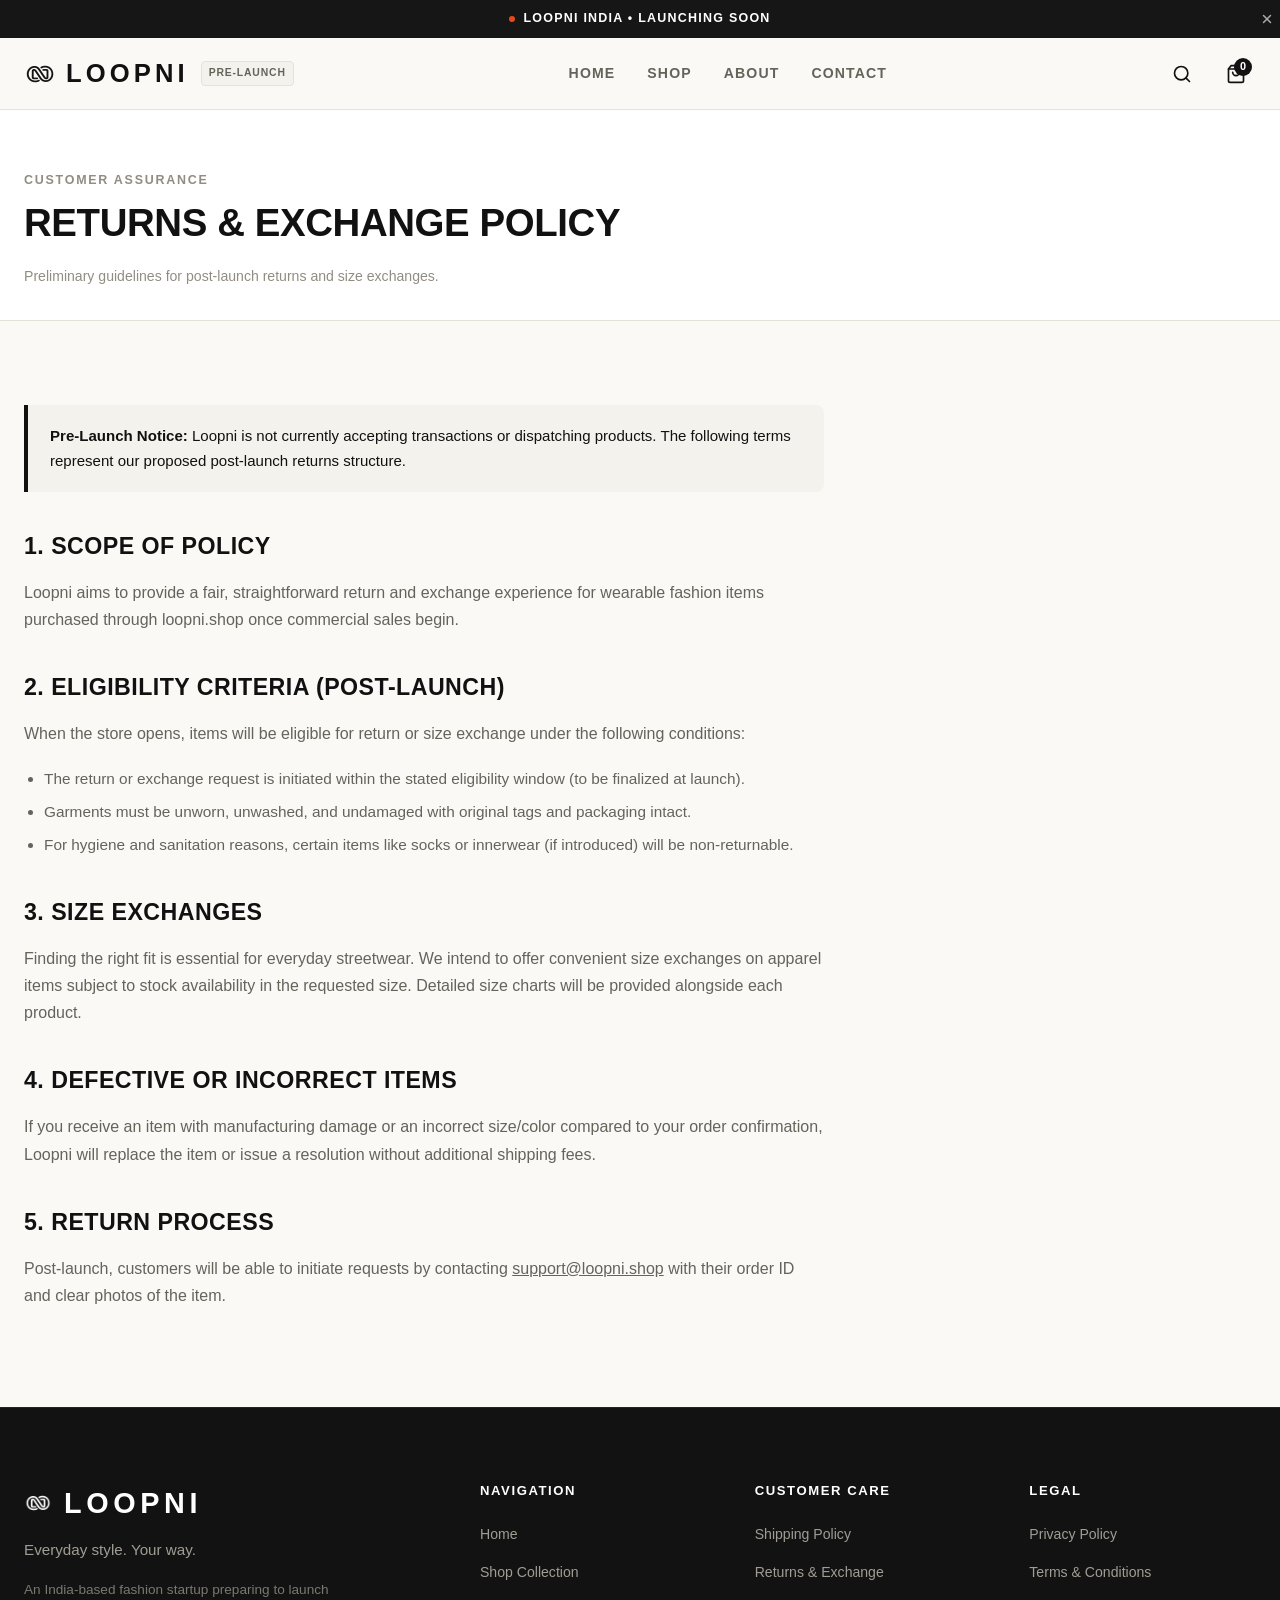
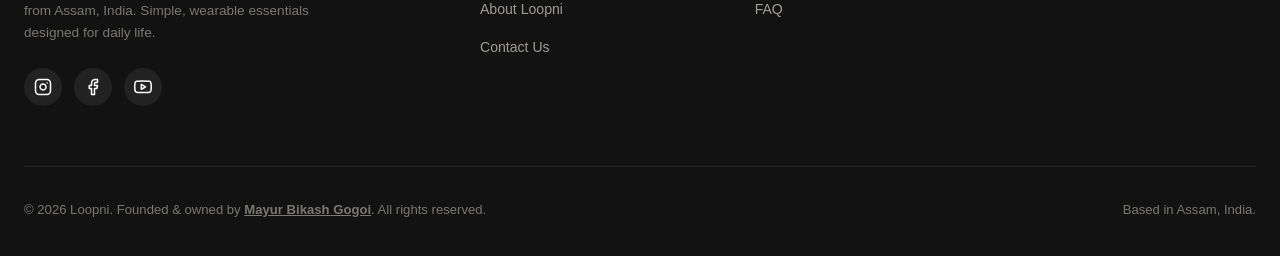
<file: returns.html>
<!DOCTYPE html>
<html lang="en">
<head>
  <meta charset="UTF-8">
  <meta name="viewport" content="width=device-width, initial-scale=1.0">
  <title>Returns &amp; Exchange Policy — Loopni India</title>
  <meta name="description" content="Review the returns and exchange framework for Loopni clothing and accessories in India.">
  <meta name="robots" content="index, follow">
  <link rel="canonical" href="https://loopni.shop/returns.html">

  <meta property="og:type" content="website">
  <meta property="og:url" content="https://loopni.shop/returns.html">
  <meta property="og:title" content="Returns &amp; Exchange Policy — Loopni India">
  <meta property="og:description" content="Review the returns and exchange framework for Loopni clothing and accessories in India.">
  <meta property="og:image" content="https://loopni.shop/assets/images/branding/og-image.svg">
  <meta property="og:site_name" content="Loopni">

  <meta name="twitter:card" content="summary_large_image">
  <meta name="twitter:title" content="Returns &amp; Exchange Policy — Loopni India">
  <meta name="twitter:description" content="Review the returns and exchange framework for Loopni clothing and accessories in India.">
  <meta name="twitter:image" content="https://loopni.shop/assets/images/branding/og-image.svg">

  <!-- GOOGLE SEARCH CONSOLE VERIFICATION
       Replace the placeholder below with the verification meta tag provided by Google Search Console. -->
  <meta name="google-site-verification" content="GSC_VERIFICATION_TOKEN_PLACEHOLDER">

  <link rel="icon" href="favicon.ico" sizes="any">
  <link rel="icon" href="assets/icons/favicon.svg" type="image/svg+xml">
  <link rel="apple-touch-icon" href="apple-touch-icon.png">
  <link rel="manifest" href="manifest.json">
  <meta name="theme-color" content="#111111">
  <link rel="stylesheet" href="css/style.css">
</head>
<body>
  <a href="#mainContent" class="skip-to-content">Skip to main content</a>

  <!-- Top Announcement Bar -->
  <div class="announcement-bar" id="announcementBar" role="region" aria-label="Store Announcement">
    <div class="container announcement-inner">
      <div class="announcement-text">
        <span class="announcement-dot" aria-hidden="true"></span>
        <span>LOOPNI INDIA • LAUNCHING SOON</span>
      </div>
      <button type="button" class="announcement-close" id="announcementCloseBtn" aria-label="Dismiss announcement">
        <svg width="14" height="14" viewBox="0 0 24 24" fill="none" stroke="currentColor" stroke-width="2.5" stroke-linecap="round" stroke-linejoin="round">
          <line x1="18" y1="6" x2="6" y2="18"></line>
          <line x1="6" y1="6" x2="18" y2="18"></line>
        </svg>
      </button>
    </div>
  </div>

  <!-- Sticky Site Header -->
  <header class="site-header" role="banner">
    <div class="container header-inner">
      <div class="header-brand">
        <a href="index.html" class="brand-logo-link" aria-label="Loopni Home">
          <img src="assets/images/branding/logo-symbol-black.png" alt="Loopni" width="32" height="32" class="brand-logo-mark">
          <span class="brand-logo-text">LOOPNI</span>
        </a>
        <span class="brand-badge">Pre-Launch</span>
      </div>

      <nav class="desktop-nav" aria-label="Primary Navigation">
        <a href="index.html" class="nav-link">Home</a>
        <a href="shop.html" class="nav-link">Shop</a>
        <a href="about.html" class="nav-link">About</a>
        <a href="contact.html" class="nav-link">Contact</a>
      </nav>

      <div class="header-actions">
        <button type="button" class="action-btn" data-open-search aria-label="Search catalog">
          <svg width="20" height="20" viewBox="0 0 24 24" fill="none" stroke="currentColor" stroke-width="2" stroke-linecap="round" stroke-linejoin="round">
            <circle cx="11" cy="11" r="8"></circle>
            <line x1="21" y1="21" x2="16.65" y2="16.65"></line>
          </svg>
        </button>

        <button type="button" class="action-btn" data-open-cart aria-label="Shopping bag">
          <svg width="20" height="20" viewBox="0 0 24 24" fill="none" stroke="currentColor" stroke-width="2" stroke-linecap="round" stroke-linejoin="round">
            <path d="M6 2L3 6v14a2 2 0 0 0 2 2h14a2 2 0 0 0 2-2V6l-3-4z"></path>
            <line x1="3" y1="6" x2="21" y2="6"></line>
            <path d="M16 10a4 4 0 0 1-8 0"></path>
          </svg>
          <span class="cart-count-badge" aria-label="0 items in cart">0</span>
        </button>

        <button type="button" class="mobile-menu-toggle" id="mobileMenuToggle" aria-label="Toggle navigation menu" aria-expanded="false" aria-controls="mobileNavDrawer">
          <span class="hamburger-line"></span>
          <span class="hamburger-line"></span>
          <span class="hamburger-line"></span>
        </button>
      </div>
    </div>
  </header>

  <!-- Mobile Navigation Drawer -->
  <div class="mobile-nav-drawer" id="mobileNavDrawer" role="dialog" aria-modal="true" aria-label="Mobile Navigation">
    <div class="drawer-backdrop" id="mobileNavBackdrop"></div>
    <div class="drawer-content">
      <div class="drawer-header">
        <div class="brand-logo-link">
            <img src="assets/images/branding/logo-symbol-black.png" alt="Loopni" width="28" height="28" class="brand-logo-mark">
            <span class="brand-logo-text" style="font-size: 1.4rem;">LOOPNI</span>
          </div>
        <button type="button" class="modal-close-btn" id="mobileNavClose" aria-label="Close navigation menu">
          <svg width="20" height="20" viewBox="0 0 24 24" fill="none" stroke="currentColor" stroke-width="2" stroke-linecap="round" stroke-linejoin="round">
            <line x1="18" y1="6" x2="6" y2="18"></line>
            <line x1="6" y1="6" x2="18" y2="18"></line>
          </svg>
        </button>
      </div>
      <ul class="drawer-nav-list">
        <li><a href="index.html" class="drawer-nav-link">Home</a></li>
        <li><a href="shop.html" class="drawer-nav-link">Shop Collection</a></li>
        <li><a href="about.html" class="drawer-nav-link">About Loopni</a></li>
        <li><a href="contact.html" class="drawer-nav-link">Contact</a></li>
        <li><a href="faq.html" class="drawer-nav-link">FAQ</a></li>
      </ul>
      <div class="drawer-footer">
        <p><strong>Loopni Fashion India</strong></p>
        <p>Pre-launch startup from Assam, India.</p>
      </div>
    </div>
  </div>

  <!-- Search Modal -->
  <div class="search-modal" id="searchModal" role="dialog" aria-modal="true" aria-label="Search Catalog">
    <div class="search-modal-backdrop" id="searchModalBackdrop"></div>
    <div class="search-modal-box">
      <div style="display: flex; justify-content: space-between; align-items: center; margin-bottom: 16px;">
        <span style="font-size: 0.85rem; font-weight: 750; letter-spacing: 0.08em; text-transform: uppercase; color: var(--color-primary);">Search Catalog</span>
        <button type="button" class="modal-close-btn" id="searchModalClose" aria-label="Close search">
          <svg width="18" height="18" viewBox="0 0 24 24" fill="none" stroke="currentColor" stroke-width="2" stroke-linecap="round" stroke-linejoin="round">
            <line x1="18" y1="6" x2="6" y2="18"></line>
            <line x1="6" y1="6" x2="18" y2="18"></line>
          </svg>
        </button>
      </div>
      <form class="search-form" id="globalSearchForm">
        <input type="search" class="search-input" id="globalSearchInput" placeholder="Search t-shirts, hoodies, cargos, bags..." autocomplete="off">
        <button type="submit" class="search-submit-btn" aria-label="Execute search">
          <svg width="20" height="20" viewBox="0 0 24 24" fill="none" stroke="currentColor" stroke-width="2" stroke-linecap="round" stroke-linejoin="round">
            <circle cx="11" cy="11" r="8"></circle>
            <line x1="21" y1="21" x2="16.65" y2="16.65"></line>
          </svg>
        </button>
      </form>
    </div>
  </div>

  <!-- Shopping Cart Drawer -->
  <div class="cart-drawer-wrapper" id="cartDrawerWrapper" role="dialog" aria-modal="true" aria-label="Shopping Cart">
    <div class="cart-drawer-backdrop" id="cartDrawerBackdrop"></div>
    <div class="cart-drawer">
      <div class="cart-drawer-header">
        <div style="display: flex; align-items: center; gap: 8px;">
          <h2 class="cart-drawer-title">Shopping Bag</h2>
          <span id="cartDrawerCount" style="font-size: 0.88rem; color: var(--color-text-muted); font-weight: 600;">(0)</span>
        </div>
        <button type="button" class="modal-close-btn" id="cartDrawerClose" aria-label="Close cart">
          <svg width="20" height="20" viewBox="0 0 24 24" fill="none" stroke="currentColor" stroke-width="2" stroke-linecap="round" stroke-linejoin="round">
            <line x1="18" y1="6" x2="6" y2="18"></line>
            <line x1="6" y1="6" x2="18" y2="18"></line>
          </svg>
        </button>
      </div>
      <div class="cart-items-list" id="cartItemsContainer"></div>
      <div class="cart-drawer-footer">
        <div class="cart-summary-row">
          <span>Subtotal</span>
          <span class="cart-summary-total" id="cartSubtotalDisplay">₹0</span>
        </div>
        <div class="cart-prelaunch-notice">
          ℹ️ Store is preparing for launch. Online purchases unlock on launch date.
        </div>
        <button type="button" class="checkout-btn" id="cartCheckoutBtn">
          <span>Proceed to Checkout</span>
          <svg width="18" height="18" viewBox="0 0 24 24" fill="none" stroke="currentColor" stroke-width="2.5" stroke-linecap="round" stroke-linejoin="round">
            <line x1="5" y1="12" x2="19" y2="12"></line>
            <polyline points="12 5 19 12 12 19"></polyline>
          </svg>
        </button>
      </div>
    </div>
  </div>

  <!-- Coming Soon Purchase Modal -->
  <div class="coming-soon-modal-wrapper" id="comingSoonModal" role="dialog" aria-modal="true" aria-labelledby="comingSoonTitle">
    <div class="coming-soon-backdrop" id="comingSoonBackdrop"></div>
    <div class="coming-soon-card">
      <button type="button" class="modal-close-btn" id="comingSoonCloseBtn" aria-label="Close modal">
        <svg width="20" height="20" viewBox="0 0 24 24" fill="none" stroke="currentColor" stroke-width="2" stroke-linecap="round" stroke-linejoin="round">
          <line x1="18" y1="6" x2="6" y2="18"></line>
          <line x1="6" y1="6" x2="18" y2="18"></line>
        </svg>
      </button>
      <div class="coming-soon-badge"><span>● Pre-Launch Preview</span></div>
      <h2 class="coming-soon-title" id="comingSoonTitle">LOOPNI IS ALMOST HERE.</h2>
      <p class="coming-soon-desc" id="comingSoonDesc">
        We're preparing the Loopni store and getting everything ready for launch. Online purchasing will be available soon.
      </p>
      <div class="countdown-grid" role="timer" aria-label="Launch countdown">
        <div class="countdown-box"><span class="countdown-number" id="countdownDays">00</span><span class="countdown-label">Days</span></div>
        <div class="countdown-box"><span class="countdown-number" id="countdownHours">00</span><span class="countdown-label">Hours</span></div>
        <div class="countdown-box"><span class="countdown-number" id="countdownMinutes">00</span><span class="countdown-label">Minutes</span></div>
        <div class="countdown-box"><span class="countdown-number" id="countdownSeconds">00</span><span class="countdown-label">Seconds</span></div>
      </div>
      <form class="notify-form" id="comingSoonNotifyForm">
        <input type="email" class="notify-input" placeholder="Enter your email for launch access" required aria-label="Email address for launch alerts">
        <button type="submit" class="notify-btn">Notify Me</button>
      </form>
      <p class="notify-feedback" id="notifyFeedback"></p>
    </div>
  </div>

  <!-- Main Content -->
  <main id="mainContent">
    <section class="content-page-hero">
      <div class="container">
        <span class="section-tag">Customer Assurance</span>
        <h1 class="content-page-title">RETURNS &amp; EXCHANGE POLICY</h1>
        <p class="content-page-meta">Preliminary guidelines for post-launch returns and size exchanges.</p>
      </div>
    </section>

    <div class="container">
      <div class="content-body">
        <div class="notice-box">
          <p>
            <strong>Pre-Launch Notice:</strong> Loopni is not currently accepting transactions or dispatching products. The following terms represent our proposed post-launch returns structure.
          </p>
        </div>

        <h2>1. Scope of Policy</h2>
        <p>
          Loopni aims to provide a fair, straightforward return and exchange experience for wearable fashion items purchased through loopni.shop once commercial sales begin.
        </p>

        <h2>2. Eligibility Criteria (Post-Launch)</h2>
        <p>
          When the store opens, items will be eligible for return or size exchange under the following conditions:
        </p>
        <ul>
          <li>The return or exchange request is initiated within the stated eligibility window (to be finalized at launch).</li>
          <li>Garments must be unworn, unwashed, and undamaged with original tags and packaging intact.</li>
          <li>For hygiene and sanitation reasons, certain items like socks or innerwear (if introduced) will be non-returnable.</li>
        </ul>

        <h2>3. Size Exchanges</h2>
        <p>
          Finding the right fit is essential for everyday streetwear. We intend to offer convenient size exchanges on apparel items subject to stock availability in the requested size. Detailed size charts will be provided alongside each product.
        </p>

        <h2>4. Defective or Incorrect Items</h2>
        <p>
          If you receive an item with manufacturing damage or an incorrect size/color compared to your order confirmation, Loopni will replace the item or issue a resolution without additional shipping fees.
        </p>

        <h2>5. Return Process</h2>
        <p>
          Post-launch, customers will be able to initiate requests by contacting <a href="mailto:support@loopni.shop" style="text-decoration: underline;">support@loopni.shop</a> with their order ID and clear photos of the item.
        </p>
      </div>
    </div>
  </main>

  <!-- Site Footer -->
  <footer class="site-footer" role="contentinfo">
    <div class="container">
      <div class="footer-top">
        <div class="footer-brand-col">
          <div class="footer-logo">
          <img src="assets/images/branding/logo-symbol-white.png" alt="Loopni" width="28" height="28" class="footer-logo-mark">
          <span>LOOPNI</span>
        </div>
          <p class="footer-tagline">Everyday style. Your way.</p>
          <p class="footer-about-snippet">
            An India-based fashion startup preparing to launch from Assam, India. Simple, wearable essentials designed for daily life.
          </p>
          <div class="footer-social-links">
            <a href="https://www.instagram.com/loopni.pvt/" class="social-link" aria-label="Loopni Instagram" target="_blank" rel="noopener noreferrer">
              <svg width="18" height="18" viewBox="0 0 24 24" fill="none" stroke="currentColor" stroke-width="2" stroke-linecap="round" stroke-linejoin="round">
                <rect x="2" y="2" width="20" height="20" rx="5" ry="5"></rect>
                <path d="M16 11.37A4 4 0 1 1 12.63 8 4 4 0 0 1 16 11.37z"></path>
                <line x1="17.5" y1="6.5" x2="17.51" y2="6.5"></line>
              </svg>
            </a>
            <a href="https://facebook.com" class="social-link" aria-label="Loopni Facebook" target="_blank" rel="noopener noreferrer">
              <svg width="18" height="18" viewBox="0 0 24 24" fill="none" stroke="currentColor" stroke-width="2" stroke-linecap="round" stroke-linejoin="round">
                <path d="M18 2h-3a5 5 0 0 0-5 5v3H7v4h3v8h4v-8h3l1-4h-4V7a1 1 0 0 1 1-1h3z"></path>
              </svg>
            </a>
            <a href="https://youtube.com" class="social-link" aria-label="Loopni YouTube" target="_blank" rel="noopener noreferrer">
              <svg width="18" height="18" viewBox="0 0 24 24" fill="none" stroke="currentColor" stroke-width="2" stroke-linecap="round" stroke-linejoin="round">
                <path d="M22.54 6.42a2.78 2.78 0 0 0-1.94-2C18.88 4 12 4 12 4s-6.88 0-8.6.46a2.78 2.78 0 0 0-1.94 2A29 29 0 0 0 1 11.75a29 29 0 0 0 .46 5.33A2.78 2.78 0 0 0 3.4 19c1.72.46 8.6.46 8.6.46s6.88 0 8.6-.46a2.78 2.78 0 0 0 1.94-2 29 29 0 0 0 .46-5.25 29 29 0 0 0-.46-5.33z"></path>
                <polygon points="9.75 15.02 15.5 11.75 9.75 8.48 9.75 15.02"></polygon>
              </svg>
            </a>
          </div>
        </div>

        <div>
          <h3 class="footer-heading">Navigation</h3>
          <ul class="footer-links-list">
            <li><a href="index.html" class="footer-link">Home</a></li>
            <li><a href="shop.html" class="footer-link">Shop Collection</a></li>
            <li><a href="about.html" class="footer-link">About Loopni</a></li>
            <li><a href="contact.html" class="footer-link">Contact Us</a></li>
          </ul>
        </div>

        <div>
          <h3 class="footer-heading">Customer Care</h3>
          <ul class="footer-links-list">
            <li><a href="shipping.html" class="footer-link">Shipping Policy</a></li>
            <li><a href="returns.html" class="footer-link">Returns &amp; Exchange</a></li>
            <li><a href="faq.html" class="footer-link">FAQ</a></li>
          </ul>
        </div>

        <div>
          <h3 class="footer-heading">Legal</h3>
          <ul class="footer-links-list">
            <li><a href="privacy.html" class="footer-link">Privacy Policy</a></li>
            <li><a href="terms.html" class="footer-link">Terms &amp; Conditions</a></li>
          </ul>
        </div>
      </div>

      <div class="footer-bottom">
        <p>&copy; 2026 Loopni. Founded &amp; owned by <a href="about.html" style="text-decoration: underline; font-weight: 600;">Mayur Bikash Gogoi</a>. All rights reserved.</p>
        <div class="footer-origin-tag">
          <span>Based in Assam, India.</span>
        </div>
      </div>
    </div>
  </footer>

  <!-- Scripts -->
  <script src="js/config.js"></script>
  <script src="js/products.js"></script>
  <script src="js/cart.js"></script>
  <script src="js/animations.js"></script>
  <script src="js/app.js"></script>
</body>
</html>
</file>
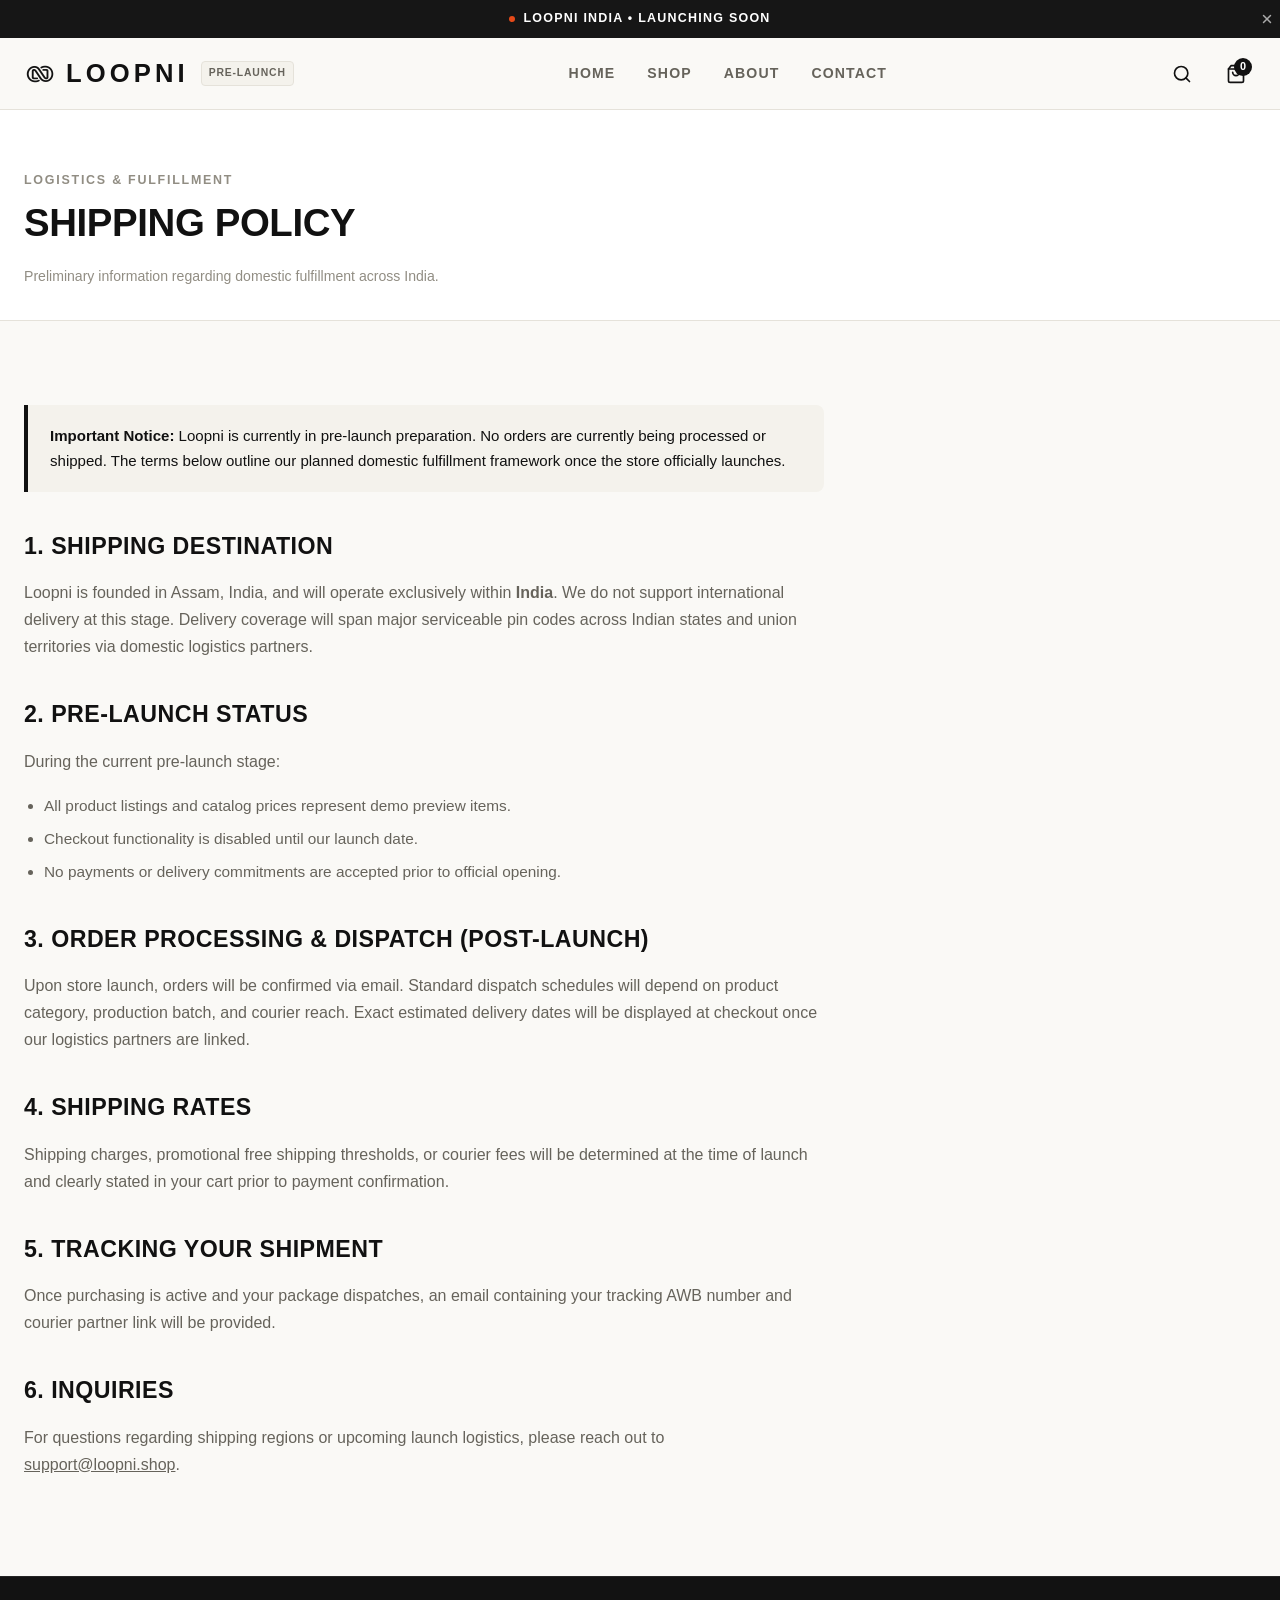
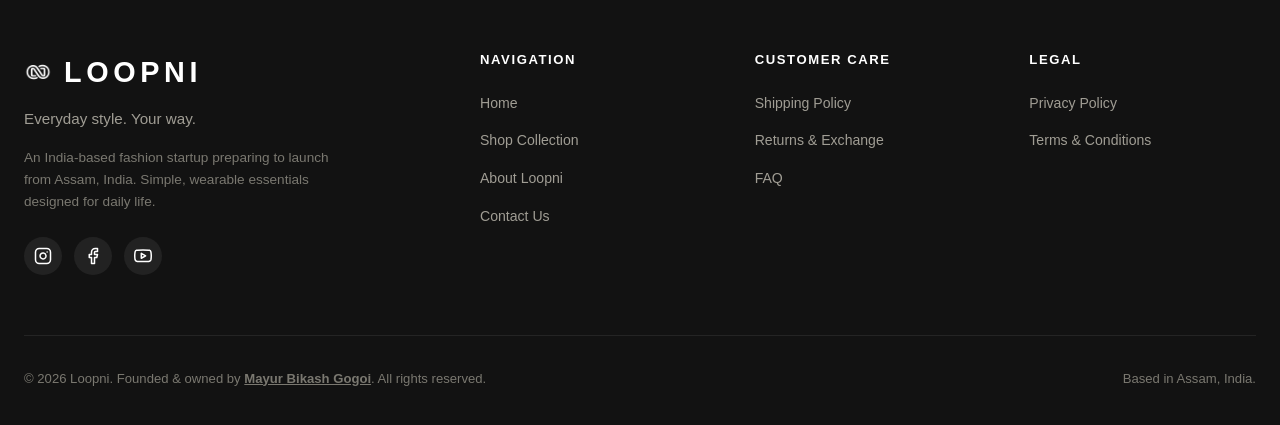
<file: shipping.html>
<!DOCTYPE html>
<html lang="en">
<head>
  <meta charset="UTF-8">
  <meta name="viewport" content="width=device-width, initial-scale=1.0">
  <title>Shipping Policy — Loopni India</title>
  <meta name="description" content="Read Loopni's shipping policy. Information on domestic shipping across India ahead of our official brand launch.">
  <meta name="robots" content="index, follow">
  <link rel="canonical" href="https://loopni.shop/shipping.html">

  <meta property="og:type" content="website">
  <meta property="og:url" content="https://loopni.shop/shipping.html">
  <meta property="og:title" content="Shipping Policy — Loopni India">
  <meta property="og:description" content="Information on domestic shipping across India ahead of our official brand launch.">
  <meta property="og:image" content="https://loopni.shop/assets/images/branding/og-image.svg">
  <meta property="og:site_name" content="Loopni">

  <meta name="twitter:card" content="summary_large_image">
  <meta name="twitter:title" content="Shipping Policy — Loopni India">
  <meta name="twitter:description" content="Information on domestic shipping across India ahead of our official brand launch.">
  <meta name="twitter:image" content="https://loopni.shop/assets/images/branding/og-image.svg">

  <!-- GOOGLE SEARCH CONSOLE VERIFICATION
       Replace the placeholder below with the verification meta tag provided by Google Search Console. -->
  <meta name="google-site-verification" content="GSC_VERIFICATION_TOKEN_PLACEHOLDER">

  <link rel="icon" href="favicon.ico" sizes="any">
  <link rel="icon" href="assets/icons/favicon.svg" type="image/svg+xml">
  <link rel="apple-touch-icon" href="apple-touch-icon.png">
  <link rel="manifest" href="manifest.json">
  <meta name="theme-color" content="#111111">
  <link rel="stylesheet" href="css/style.css">
</head>
<body>
  <a href="#mainContent" class="skip-to-content">Skip to main content</a>

  <!-- Top Announcement Bar -->
  <div class="announcement-bar" id="announcementBar" role="region" aria-label="Store Announcement">
    <div class="container announcement-inner">
      <div class="announcement-text">
        <span class="announcement-dot" aria-hidden="true"></span>
        <span>LOOPNI INDIA • LAUNCHING SOON</span>
      </div>
      <button type="button" class="announcement-close" id="announcementCloseBtn" aria-label="Dismiss announcement">
        <svg width="14" height="14" viewBox="0 0 24 24" fill="none" stroke="currentColor" stroke-width="2.5" stroke-linecap="round" stroke-linejoin="round">
          <line x1="18" y1="6" x2="6" y2="18"></line>
          <line x1="6" y1="6" x2="18" y2="18"></line>
        </svg>
      </button>
    </div>
  </div>

  <!-- Sticky Site Header -->
  <header class="site-header" role="banner">
    <div class="container header-inner">
      <div class="header-brand">
        <a href="index.html" class="brand-logo-link" aria-label="Loopni Home">
          <img src="assets/images/branding/logo-symbol-black.png" alt="Loopni" width="32" height="32" class="brand-logo-mark">
          <span class="brand-logo-text">LOOPNI</span>
        </a>
        <span class="brand-badge">Pre-Launch</span>
      </div>

      <nav class="desktop-nav" aria-label="Primary Navigation">
        <a href="index.html" class="nav-link">Home</a>
        <a href="shop.html" class="nav-link">Shop</a>
        <a href="about.html" class="nav-link">About</a>
        <a href="contact.html" class="nav-link">Contact</a>
      </nav>

      <div class="header-actions">
        <button type="button" class="action-btn" data-open-search aria-label="Search catalog">
          <svg width="20" height="20" viewBox="0 0 24 24" fill="none" stroke="currentColor" stroke-width="2" stroke-linecap="round" stroke-linejoin="round">
            <circle cx="11" cy="11" r="8"></circle>
            <line x1="21" y1="21" x2="16.65" y2="16.65"></line>
          </svg>
        </button>

        <button type="button" class="action-btn" data-open-cart aria-label="Shopping bag">
          <svg width="20" height="20" viewBox="0 0 24 24" fill="none" stroke="currentColor" stroke-width="2" stroke-linecap="round" stroke-linejoin="round">
            <path d="M6 2L3 6v14a2 2 0 0 0 2 2h14a2 2 0 0 0 2-2V6l-3-4z"></path>
            <line x1="3" y1="6" x2="21" y2="6"></line>
            <path d="M16 10a4 4 0 0 1-8 0"></path>
          </svg>
          <span class="cart-count-badge" aria-label="0 items in cart">0</span>
        </button>

        <button type="button" class="mobile-menu-toggle" id="mobileMenuToggle" aria-label="Toggle navigation menu" aria-expanded="false" aria-controls="mobileNavDrawer">
          <span class="hamburger-line"></span>
          <span class="hamburger-line"></span>
          <span class="hamburger-line"></span>
        </button>
      </div>
    </div>
  </header>

  <!-- Mobile Navigation Drawer -->
  <div class="mobile-nav-drawer" id="mobileNavDrawer" role="dialog" aria-modal="true" aria-label="Mobile Navigation">
    <div class="drawer-backdrop" id="mobileNavBackdrop"></div>
    <div class="drawer-content">
      <div class="drawer-header">
        <div class="brand-logo-link">
            <img src="assets/images/branding/logo-symbol-black.png" alt="Loopni" width="28" height="28" class="brand-logo-mark">
            <span class="brand-logo-text" style="font-size: 1.4rem;">LOOPNI</span>
          </div>
        <button type="button" class="modal-close-btn" id="mobileNavClose" aria-label="Close navigation menu">
          <svg width="20" height="20" viewBox="0 0 24 24" fill="none" stroke="currentColor" stroke-width="2" stroke-linecap="round" stroke-linejoin="round">
            <line x1="18" y1="6" x2="6" y2="18"></line>
            <line x1="6" y1="6" x2="18" y2="18"></line>
          </svg>
        </button>
      </div>
      <ul class="drawer-nav-list">
        <li><a href="index.html" class="drawer-nav-link">Home</a></li>
        <li><a href="shop.html" class="drawer-nav-link">Shop Collection</a></li>
        <li><a href="about.html" class="drawer-nav-link">About Loopni</a></li>
        <li><a href="contact.html" class="drawer-nav-link">Contact</a></li>
        <li><a href="faq.html" class="drawer-nav-link">FAQ</a></li>
      </ul>
      <div class="drawer-footer">
        <p><strong>Loopni Fashion India</strong></p>
        <p>Pre-launch startup from Assam, India.</p>
      </div>
    </div>
  </div>

  <!-- Search Modal -->
  <div class="search-modal" id="searchModal" role="dialog" aria-modal="true" aria-label="Search Catalog">
    <div class="search-modal-backdrop" id="searchModalBackdrop"></div>
    <div class="search-modal-box">
      <div style="display: flex; justify-content: space-between; align-items: center; margin-bottom: 16px;">
        <span style="font-size: 0.85rem; font-weight: 750; letter-spacing: 0.08em; text-transform: uppercase; color: var(--color-primary);">Search Catalog</span>
        <button type="button" class="modal-close-btn" id="searchModalClose" aria-label="Close search">
          <svg width="18" height="18" viewBox="0 0 24 24" fill="none" stroke="currentColor" stroke-width="2" stroke-linecap="round" stroke-linejoin="round">
            <line x1="18" y1="6" x2="6" y2="18"></line>
            <line x1="6" y1="6" x2="18" y2="18"></line>
          </svg>
        </button>
      </div>
      <form class="search-form" id="globalSearchForm">
        <input type="search" class="search-input" id="globalSearchInput" placeholder="Search t-shirts, hoodies, cargos, bags..." autocomplete="off">
        <button type="submit" class="search-submit-btn" aria-label="Execute search">
          <svg width="20" height="20" viewBox="0 0 24 24" fill="none" stroke="currentColor" stroke-width="2" stroke-linecap="round" stroke-linejoin="round">
            <circle cx="11" cy="11" r="8"></circle>
            <line x1="21" y1="21" x2="16.65" y2="16.65"></line>
          </svg>
        </button>
      </form>
    </div>
  </div>

  <!-- Shopping Cart Drawer -->
  <div class="cart-drawer-wrapper" id="cartDrawerWrapper" role="dialog" aria-modal="true" aria-label="Shopping Cart">
    <div class="cart-drawer-backdrop" id="cartDrawerBackdrop"></div>
    <div class="cart-drawer">
      <div class="cart-drawer-header">
        <div style="display: flex; align-items: center; gap: 8px;">
          <h2 class="cart-drawer-title">Shopping Bag</h2>
          <span id="cartDrawerCount" style="font-size: 0.88rem; color: var(--color-text-muted); font-weight: 600;">(0)</span>
        </div>
        <button type="button" class="modal-close-btn" id="cartDrawerClose" aria-label="Close cart">
          <svg width="20" height="20" viewBox="0 0 24 24" fill="none" stroke="currentColor" stroke-width="2" stroke-linecap="round" stroke-linejoin="round">
            <line x1="18" y1="6" x2="6" y2="18"></line>
            <line x1="6" y1="6" x2="18" y2="18"></line>
          </svg>
        </button>
      </div>
      <div class="cart-items-list" id="cartItemsContainer"></div>
      <div class="cart-drawer-footer">
        <div class="cart-summary-row">
          <span>Subtotal</span>
          <span class="cart-summary-total" id="cartSubtotalDisplay">₹0</span>
        </div>
        <div class="cart-prelaunch-notice">
          ℹ️ Store is preparing for launch. Online purchases unlock on launch date.
        </div>
        <button type="button" class="checkout-btn" id="cartCheckoutBtn">
          <span>Proceed to Checkout</span>
          <svg width="18" height="18" viewBox="0 0 24 24" fill="none" stroke="currentColor" stroke-width="2.5" stroke-linecap="round" stroke-linejoin="round">
            <line x1="5" y1="12" x2="19" y2="12"></line>
            <polyline points="12 5 19 12 12 19"></polyline>
          </svg>
        </button>
      </div>
    </div>
  </div>

  <!-- Coming Soon Purchase Modal -->
  <div class="coming-soon-modal-wrapper" id="comingSoonModal" role="dialog" aria-modal="true" aria-labelledby="comingSoonTitle">
    <div class="coming-soon-backdrop" id="comingSoonBackdrop"></div>
    <div class="coming-soon-card">
      <button type="button" class="modal-close-btn" id="comingSoonCloseBtn" aria-label="Close modal">
        <svg width="20" height="20" viewBox="0 0 24 24" fill="none" stroke="currentColor" stroke-width="2" stroke-linecap="round" stroke-linejoin="round">
          <line x1="18" y1="6" x2="6" y2="18"></line>
          <line x1="6" y1="6" x2="18" y2="18"></line>
        </svg>
      </button>
      <div class="coming-soon-badge"><span>● Pre-Launch Preview</span></div>
      <h2 class="coming-soon-title" id="comingSoonTitle">LOOPNI IS ALMOST HERE.</h2>
      <p class="coming-soon-desc" id="comingSoonDesc">
        We're preparing the Loopni store and getting everything ready for launch. Online purchasing will be available soon.
      </p>
      <div class="countdown-grid" role="timer" aria-label="Launch countdown">
        <div class="countdown-box"><span class="countdown-number" id="countdownDays">00</span><span class="countdown-label">Days</span></div>
        <div class="countdown-box"><span class="countdown-number" id="countdownHours">00</span><span class="countdown-label">Hours</span></div>
        <div class="countdown-box"><span class="countdown-number" id="countdownMinutes">00</span><span class="countdown-label">Minutes</span></div>
        <div class="countdown-box"><span class="countdown-number" id="countdownSeconds">00</span><span class="countdown-label">Seconds</span></div>
      </div>
      <form class="notify-form" id="comingSoonNotifyForm">
        <input type="email" class="notify-input" placeholder="Enter your email for launch access" required aria-label="Email address for launch alerts">
        <button type="submit" class="notify-btn">Notify Me</button>
      </form>
      <p class="notify-feedback" id="notifyFeedback"></p>
    </div>
  </div>

  <!-- Main Content -->
  <main id="mainContent">
    <section class="content-page-hero">
      <div class="container">
        <span class="section-tag">Logistics &amp; Fulfillment</span>
        <h1 class="content-page-title">SHIPPING POLICY</h1>
        <p class="content-page-meta">Preliminary information regarding domestic fulfillment across India.</p>
      </div>
    </section>

    <div class="container">
      <div class="content-body">
        <div class="notice-box">
          <p>
            <strong>Important Notice:</strong> Loopni is currently in pre-launch preparation. No orders are currently being processed or shipped. The terms below outline our planned domestic fulfillment framework once the store officially launches.
          </p>
        </div>

        <h2>1. Shipping Destination</h2>
        <p>
          Loopni is founded in Assam, India, and will operate exclusively within <strong>India</strong>. We do not support international delivery at this stage. Delivery coverage will span major serviceable pin codes across Indian states and union territories via domestic logistics partners.
        </p>

        <h2>2. Pre-Launch Status</h2>
        <p>
          During the current pre-launch stage:
        </p>
        <ul>
          <li>All product listings and catalog prices represent demo preview items.</li>
          <li>Checkout functionality is disabled until our launch date.</li>
          <li>No payments or delivery commitments are accepted prior to official opening.</li>
        </ul>

        <h2>3. Order Processing &amp; Dispatch (Post-Launch)</h2>
        <p>
          Upon store launch, orders will be confirmed via email. Standard dispatch schedules will depend on product category, production batch, and courier reach. Exact estimated delivery dates will be displayed at checkout once our logistics partners are linked.
        </p>

        <h2>4. Shipping Rates</h2>
        <p>
          Shipping charges, promotional free shipping thresholds, or courier fees will be determined at the time of launch and clearly stated in your cart prior to payment confirmation.
        </p>

        <h2>5. Tracking Your Shipment</h2>
        <p>
          Once purchasing is active and your package dispatches, an email containing your tracking AWB number and courier partner link will be provided.
        </p>

        <h2>6. Inquiries</h2>
        <p>
          For questions regarding shipping regions or upcoming launch logistics, please reach out to <a href="mailto:support@loopni.shop" style="text-decoration: underline;">support@loopni.shop</a>.
        </p>
      </div>
    </div>
  </main>

  <!-- Site Footer -->
  <footer class="site-footer" role="contentinfo">
    <div class="container">
      <div class="footer-top">
        <div class="footer-brand-col">
          <div class="footer-logo">
          <img src="assets/images/branding/logo-symbol-white.png" alt="Loopni" width="28" height="28" class="footer-logo-mark">
          <span>LOOPNI</span>
        </div>
          <p class="footer-tagline">Everyday style. Your way.</p>
          <p class="footer-about-snippet">
            An India-based fashion startup preparing to launch from Assam, India. Simple, wearable essentials designed for daily life.
          </p>
          <div class="footer-social-links">
            <a href="https://www.instagram.com/loopni.pvt/" class="social-link" aria-label="Loopni Instagram" target="_blank" rel="noopener noreferrer">
              <svg width="18" height="18" viewBox="0 0 24 24" fill="none" stroke="currentColor" stroke-width="2" stroke-linecap="round" stroke-linejoin="round">
                <rect x="2" y="2" width="20" height="20" rx="5" ry="5"></rect>
                <path d="M16 11.37A4 4 0 1 1 12.63 8 4 4 0 0 1 16 11.37z"></path>
                <line x1="17.5" y1="6.5" x2="17.51" y2="6.5"></line>
              </svg>
            </a>
            <a href="https://facebook.com" class="social-link" aria-label="Loopni Facebook" target="_blank" rel="noopener noreferrer">
              <svg width="18" height="18" viewBox="0 0 24 24" fill="none" stroke="currentColor" stroke-width="2" stroke-linecap="round" stroke-linejoin="round">
                <path d="M18 2h-3a5 5 0 0 0-5 5v3H7v4h3v8h4v-8h3l1-4h-4V7a1 1 0 0 1 1-1h3z"></path>
              </svg>
            </a>
            <a href="https://youtube.com" class="social-link" aria-label="Loopni YouTube" target="_blank" rel="noopener noreferrer">
              <svg width="18" height="18" viewBox="0 0 24 24" fill="none" stroke="currentColor" stroke-width="2" stroke-linecap="round" stroke-linejoin="round">
                <path d="M22.54 6.42a2.78 2.78 0 0 0-1.94-2C18.88 4 12 4 12 4s-6.88 0-8.6.46a2.78 2.78 0 0 0-1.94 2A29 29 0 0 0 1 11.75a29 29 0 0 0 .46 5.33A2.78 2.78 0 0 0 3.4 19c1.72.46 8.6.46 8.6.46s6.88 0 8.6-.46a2.78 2.78 0 0 0 1.94-2 29 29 0 0 0 .46-5.25 29 29 0 0 0-.46-5.33z"></path>
                <polygon points="9.75 15.02 15.5 11.75 9.75 8.48 9.75 15.02"></polygon>
              </svg>
            </a>
          </div>
        </div>

        <div>
          <h3 class="footer-heading">Navigation</h3>
          <ul class="footer-links-list">
            <li><a href="index.html" class="footer-link">Home</a></li>
            <li><a href="shop.html" class="footer-link">Shop Collection</a></li>
            <li><a href="about.html" class="footer-link">About Loopni</a></li>
            <li><a href="contact.html" class="footer-link">Contact Us</a></li>
          </ul>
        </div>

        <div>
          <h3 class="footer-heading">Customer Care</h3>
          <ul class="footer-links-list">
            <li><a href="shipping.html" class="footer-link">Shipping Policy</a></li>
            <li><a href="returns.html" class="footer-link">Returns &amp; Exchange</a></li>
            <li><a href="faq.html" class="footer-link">FAQ</a></li>
          </ul>
        </div>

        <div>
          <h3 class="footer-heading">Legal</h3>
          <ul class="footer-links-list">
            <li><a href="privacy.html" class="footer-link">Privacy Policy</a></li>
            <li><a href="terms.html" class="footer-link">Terms &amp; Conditions</a></li>
          </ul>
        </div>
      </div>

      <div class="footer-bottom">
        <p>&copy; 2026 Loopni. Founded &amp; owned by <a href="about.html" style="text-decoration: underline; font-weight: 600;">Mayur Bikash Gogoi</a>. All rights reserved.</p>
        <div class="footer-origin-tag">
          <span>Based in Assam, India.</span>
        </div>
      </div>
    </div>
  </footer>

  <!-- Scripts -->
  <script src="js/config.js"></script>
  <script src="js/products.js"></script>
  <script src="js/cart.js"></script>
  <script src="js/animations.js"></script>
  <script src="js/app.js"></script>
</body>
</html>
</file>
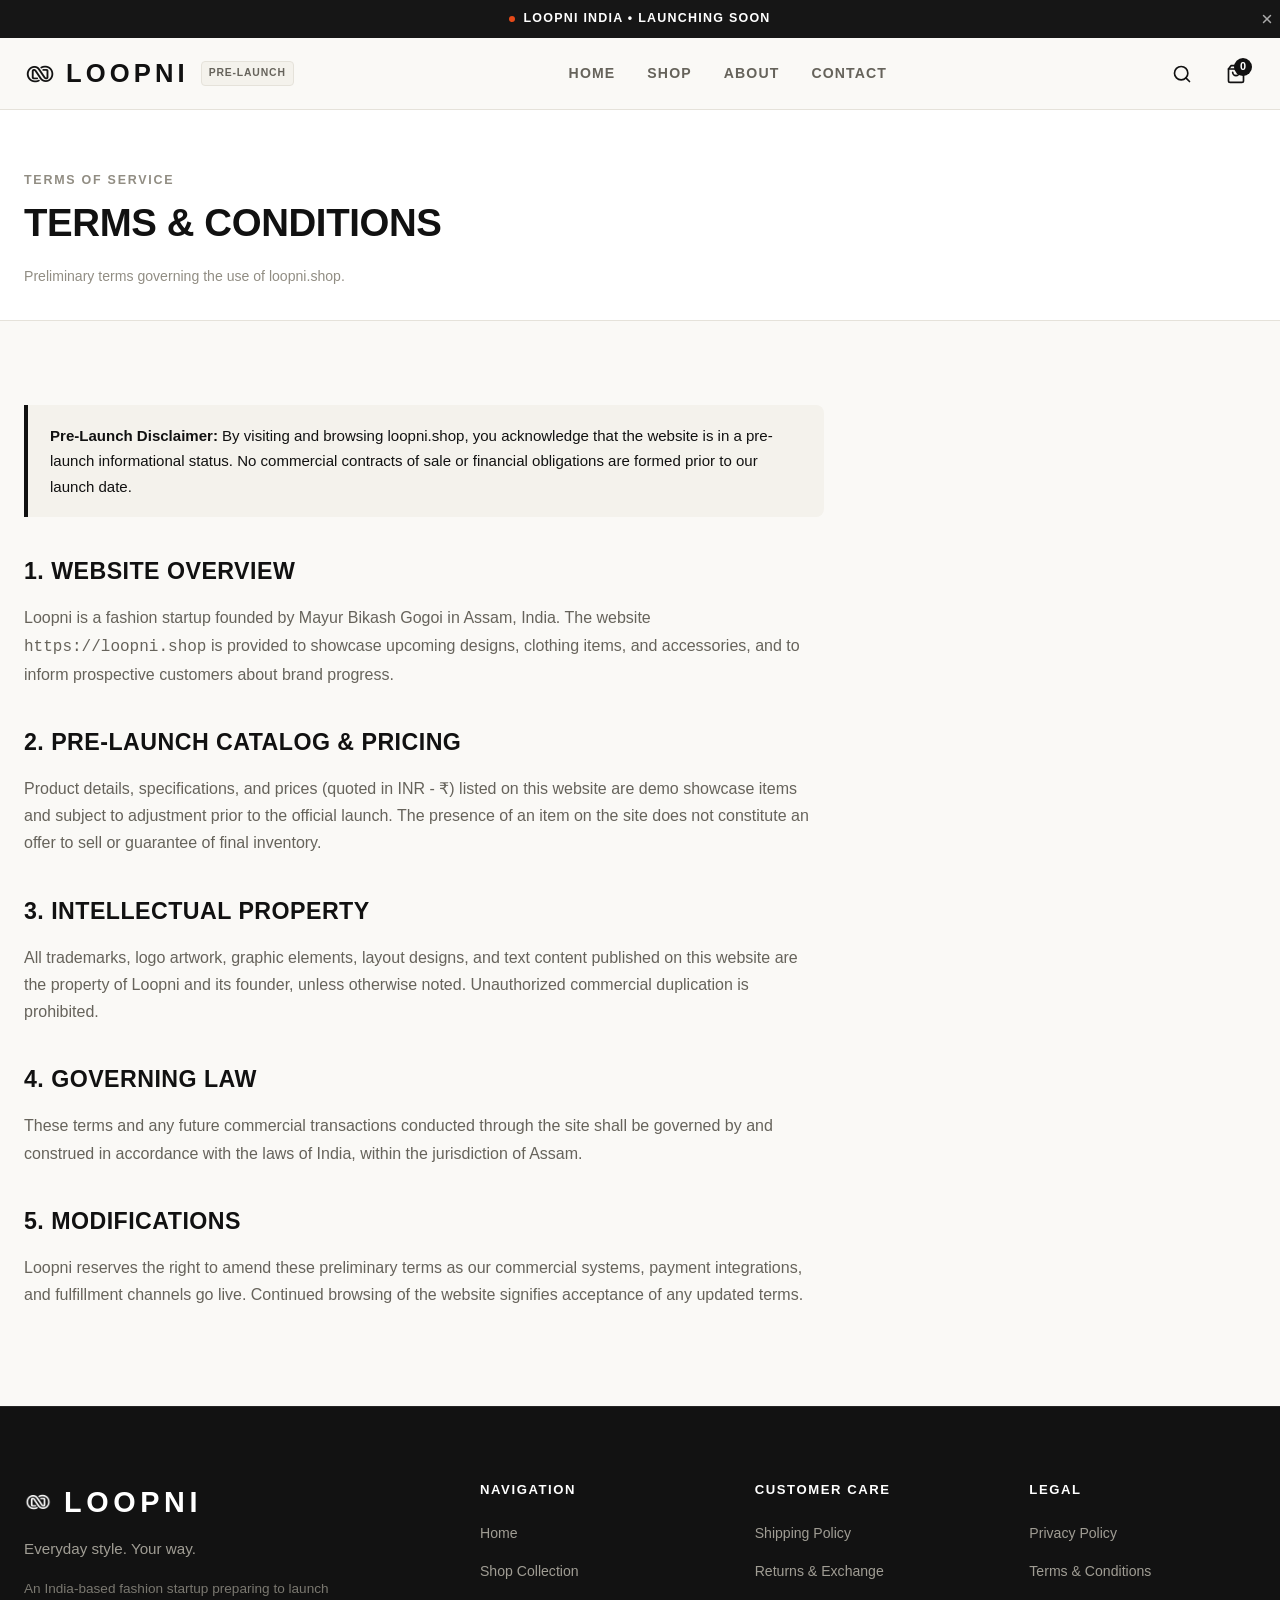
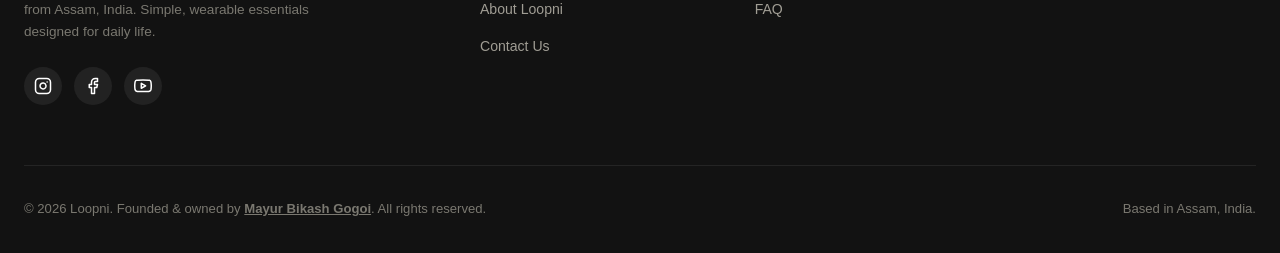
<file: terms.html>
<!DOCTYPE html>
<html lang="en">
<head>
  <meta charset="UTF-8">
  <meta name="viewport" content="width=device-width, initial-scale=1.0">
  <title>Loopni Terms &amp; Conditions</title>
  <meta name="description" content="Terms and conditions for browsing and using the Loopni website and upcoming store.">
  <meta name="robots" content="index, follow">
  <link rel="canonical" href="https://loopni.shop/terms.html">

  <meta property="og:type" content="website">
  <meta property="og:url" content="https://loopni.shop/terms.html">
  <meta property="og:title" content="Loopni Terms &amp; Conditions">
  <meta property="og:description" content="Terms and conditions for browsing and using the Loopni website and upcoming store.">
  <meta property="og:image" content="https://loopni.shop/assets/images/branding/og-image.svg">
  <meta property="og:site_name" content="Loopni">

  <meta name="twitter:card" content="summary_large_image">
  <meta name="twitter:title" content="Loopni Terms &amp; Conditions">
  <meta name="twitter:description" content="Terms and conditions for browsing and using the Loopni website and upcoming store.">
  <meta name="twitter:image" content="https://loopni.shop/assets/images/branding/og-image.svg">

  <!-- GOOGLE SEARCH CONSOLE VERIFICATION
       Replace the placeholder below with the verification meta tag provided by Google Search Console. -->
  <meta name="google-site-verification" content="GSC_VERIFICATION_TOKEN_PLACEHOLDER">

  <link rel="icon" href="favicon.ico" sizes="any">
  <link rel="icon" href="assets/icons/favicon.svg" type="image/svg+xml">
  <link rel="apple-touch-icon" href="apple-touch-icon.png">
  <link rel="manifest" href="manifest.json">
  <meta name="theme-color" content="#111111">
  <link rel="stylesheet" href="css/style.css">
</head>
<body>
  <a href="#mainContent" class="skip-to-content">Skip to main content</a>

  <!-- Top Announcement Bar -->
  <div class="announcement-bar" id="announcementBar" role="region" aria-label="Store Announcement">
    <div class="container announcement-inner">
      <div class="announcement-text">
        <span class="announcement-dot" aria-hidden="true"></span>
        <span>LOOPNI INDIA • LAUNCHING SOON</span>
      </div>
      <button type="button" class="announcement-close" id="announcementCloseBtn" aria-label="Dismiss announcement">
        <svg width="14" height="14" viewBox="0 0 24 24" fill="none" stroke="currentColor" stroke-width="2.5" stroke-linecap="round" stroke-linejoin="round">
          <line x1="18" y1="6" x2="6" y2="18"></line>
          <line x1="6" y1="6" x2="18" y2="18"></line>
        </svg>
      </button>
    </div>
  </div>

  <!-- Sticky Site Header -->
  <header class="site-header" role="banner">
    <div class="container header-inner">
      <div class="header-brand">
        <a href="index.html" class="brand-logo-link" aria-label="Loopni Home">
          <img src="assets/images/branding/logo-symbol-black.png" alt="Loopni" width="32" height="32" class="brand-logo-mark">
          <span class="brand-logo-text">LOOPNI</span>
        </a>
        <span class="brand-badge">Pre-Launch</span>
      </div>

      <nav class="desktop-nav" aria-label="Primary Navigation">
        <a href="index.html" class="nav-link">Home</a>
        <a href="shop.html" class="nav-link">Shop</a>
        <a href="about.html" class="nav-link">About</a>
        <a href="contact.html" class="nav-link">Contact</a>
      </nav>

      <div class="header-actions">
        <button type="button" class="action-btn" data-open-search aria-label="Search catalog">
          <svg width="20" height="20" viewBox="0 0 24 24" fill="none" stroke="currentColor" stroke-width="2" stroke-linecap="round" stroke-linejoin="round">
            <circle cx="11" cy="11" r="8"></circle>
            <line x1="21" y1="21" x2="16.65" y2="16.65"></line>
          </svg>
        </button>

        <button type="button" class="action-btn" data-open-cart aria-label="Shopping bag">
          <svg width="20" height="20" viewBox="0 0 24 24" fill="none" stroke="currentColor" stroke-width="2" stroke-linecap="round" stroke-linejoin="round">
            <path d="M6 2L3 6v14a2 2 0 0 0 2 2h14a2 2 0 0 0 2-2V6l-3-4z"></path>
            <line x1="3" y1="6" x2="21" y2="6"></line>
            <path d="M16 10a4 4 0 0 1-8 0"></path>
          </svg>
          <span class="cart-count-badge" aria-label="0 items in cart">0</span>
        </button>

        <button type="button" class="mobile-menu-toggle" id="mobileMenuToggle" aria-label="Toggle navigation menu" aria-expanded="false" aria-controls="mobileNavDrawer">
          <span class="hamburger-line"></span>
          <span class="hamburger-line"></span>
          <span class="hamburger-line"></span>
        </button>
      </div>
    </div>
  </header>

  <!-- Mobile Navigation Drawer -->
  <div class="mobile-nav-drawer" id="mobileNavDrawer" role="dialog" aria-modal="true" aria-label="Mobile Navigation">
    <div class="drawer-backdrop" id="mobileNavBackdrop"></div>
    <div class="drawer-content">
      <div class="drawer-header">
        <div class="brand-logo-link">
            <img src="assets/images/branding/logo-symbol-black.png" alt="Loopni" width="28" height="28" class="brand-logo-mark">
            <span class="brand-logo-text" style="font-size: 1.4rem;">LOOPNI</span>
          </div>
        <button type="button" class="modal-close-btn" id="mobileNavClose" aria-label="Close navigation menu">
          <svg width="20" height="20" viewBox="0 0 24 24" fill="none" stroke="currentColor" stroke-width="2" stroke-linecap="round" stroke-linejoin="round">
            <line x1="18" y1="6" x2="6" y2="18"></line>
            <line x1="6" y1="6" x2="18" y2="18"></line>
          </svg>
        </button>
      </div>
      <ul class="drawer-nav-list">
        <li><a href="index.html" class="drawer-nav-link">Home</a></li>
        <li><a href="shop.html" class="drawer-nav-link">Shop Collection</a></li>
        <li><a href="about.html" class="drawer-nav-link">About Loopni</a></li>
        <li><a href="contact.html" class="drawer-nav-link">Contact</a></li>
        <li><a href="faq.html" class="drawer-nav-link">FAQ</a></li>
      </ul>
      <div class="drawer-footer">
        <p><strong>Loopni Fashion India</strong></p>
        <p>Pre-launch startup from Assam, India.</p>
      </div>
    </div>
  </div>

  <!-- Search Modal -->
  <div class="search-modal" id="searchModal" role="dialog" aria-modal="true" aria-label="Search Catalog">
    <div class="search-modal-backdrop" id="searchModalBackdrop"></div>
    <div class="search-modal-box">
      <div style="display: flex; justify-content: space-between; align-items: center; margin-bottom: 16px;">
        <span style="font-size: 0.85rem; font-weight: 750; letter-spacing: 0.08em; text-transform: uppercase; color: var(--color-primary);">Search Catalog</span>
        <button type="button" class="modal-close-btn" id="searchModalClose" aria-label="Close search">
          <svg width="18" height="18" viewBox="0 0 24 24" fill="none" stroke="currentColor" stroke-width="2" stroke-linecap="round" stroke-linejoin="round">
            <line x1="18" y1="6" x2="6" y2="18"></line>
            <line x1="6" y1="6" x2="18" y2="18"></line>
          </svg>
        </button>
      </div>
      <form class="search-form" id="globalSearchForm">
        <input type="search" class="search-input" id="globalSearchInput" placeholder="Search t-shirts, hoodies, cargos, bags..." autocomplete="off">
        <button type="submit" class="search-submit-btn" aria-label="Execute search">
          <svg width="20" height="20" viewBox="0 0 24 24" fill="none" stroke="currentColor" stroke-width="2" stroke-linecap="round" stroke-linejoin="round">
            <circle cx="11" cy="11" r="8"></circle>
            <line x1="21" y1="21" x2="16.65" y2="16.65"></line>
          </svg>
        </button>
      </form>
    </div>
  </div>

  <!-- Shopping Cart Drawer -->
  <div class="cart-drawer-wrapper" id="cartDrawerWrapper" role="dialog" aria-modal="true" aria-label="Shopping Cart">
    <div class="cart-drawer-backdrop" id="cartDrawerBackdrop"></div>
    <div class="cart-drawer">
      <div class="cart-drawer-header">
        <div style="display: flex; align-items: center; gap: 8px;">
          <h2 class="cart-drawer-title">Shopping Bag</h2>
          <span id="cartDrawerCount" style="font-size: 0.88rem; color: var(--color-text-muted); font-weight: 600;">(0)</span>
        </div>
        <button type="button" class="modal-close-btn" id="cartDrawerClose" aria-label="Close cart">
          <svg width="20" height="20" viewBox="0 0 24 24" fill="none" stroke="currentColor" stroke-width="2" stroke-linecap="round" stroke-linejoin="round">
            <line x1="18" y1="6" x2="6" y2="18"></line>
            <line x1="6" y1="6" x2="18" y2="18"></line>
          </svg>
        </button>
      </div>
      <div class="cart-items-list" id="cartItemsContainer"></div>
      <div class="cart-drawer-footer">
        <div class="cart-summary-row">
          <span>Subtotal</span>
          <span class="cart-summary-total" id="cartSubtotalDisplay">₹0</span>
        </div>
        <div class="cart-prelaunch-notice">
          ℹ️ Store is preparing for launch. Online purchases unlock on launch date.
        </div>
        <button type="button" class="checkout-btn" id="cartCheckoutBtn">
          <span>Proceed to Checkout</span>
          <svg width="18" height="18" viewBox="0 0 24 24" fill="none" stroke="currentColor" stroke-width="2.5" stroke-linecap="round" stroke-linejoin="round">
            <line x1="5" y1="12" x2="19" y2="12"></line>
            <polyline points="12 5 19 12 12 19"></polyline>
          </svg>
        </button>
      </div>
    </div>
  </div>

  <!-- Coming Soon Purchase Modal -->
  <div class="coming-soon-modal-wrapper" id="comingSoonModal" role="dialog" aria-modal="true" aria-labelledby="comingSoonTitle">
    <div class="coming-soon-backdrop" id="comingSoonBackdrop"></div>
    <div class="coming-soon-card">
      <button type="button" class="modal-close-btn" id="comingSoonCloseBtn" aria-label="Close modal">
        <svg width="20" height="20" viewBox="0 0 24 24" fill="none" stroke="currentColor" stroke-width="2" stroke-linecap="round" stroke-linejoin="round">
          <line x1="18" y1="6" x2="6" y2="18"></line>
          <line x1="6" y1="6" x2="18" y2="18"></line>
        </svg>
      </button>
      <div class="coming-soon-badge"><span>● Pre-Launch Preview</span></div>
      <h2 class="coming-soon-title" id="comingSoonTitle">LOOPNI IS ALMOST HERE.</h2>
      <p class="coming-soon-desc" id="comingSoonDesc">
        We're preparing the Loopni store and getting everything ready for launch. Online purchasing will be available soon.
      </p>
      <div class="countdown-grid" role="timer" aria-label="Launch countdown">
        <div class="countdown-box"><span class="countdown-number" id="countdownDays">00</span><span class="countdown-label">Days</span></div>
        <div class="countdown-box"><span class="countdown-number" id="countdownHours">00</span><span class="countdown-label">Hours</span></div>
        <div class="countdown-box"><span class="countdown-number" id="countdownMinutes">00</span><span class="countdown-label">Minutes</span></div>
        <div class="countdown-box"><span class="countdown-number" id="countdownSeconds">00</span><span class="countdown-label">Seconds</span></div>
      </div>
      <form class="notify-form" id="comingSoonNotifyForm">
        <input type="email" class="notify-input" placeholder="Enter your email for launch access" required aria-label="Email address for launch alerts">
        <button type="submit" class="notify-btn">Notify Me</button>
      </form>
      <p class="notify-feedback" id="notifyFeedback"></p>
    </div>
  </div>

  <!-- Main Content -->
  <main id="mainContent">
    <section class="content-page-hero">
      <div class="container">
        <span class="section-tag">Terms of Service</span>
        <h1 class="content-page-title">TERMS &amp; CONDITIONS</h1>
        <p class="content-page-meta">Preliminary terms governing the use of loopni.shop.</p>
      </div>
    </section>

    <div class="container">
      <div class="content-body">
        <div class="notice-box">
          <p>
            <strong>Pre-Launch Disclaimer:</strong> By visiting and browsing loopni.shop, you acknowledge that the website is in a pre-launch informational status. No commercial contracts of sale or financial obligations are formed prior to our launch date.
          </p>
        </div>

        <h2>1. Website Overview</h2>
        <p>
          Loopni is a fashion startup founded by Mayur Bikash Gogoi in Assam, India. The website <code>https://loopni.shop</code> is provided to showcase upcoming designs, clothing items, and accessories, and to inform prospective customers about brand progress.
        </p>

        <h2>2. Pre-Launch Catalog &amp; Pricing</h2>
        <p>
          Product details, specifications, and prices (quoted in INR - ₹) listed on this website are demo showcase items and subject to adjustment prior to the official launch. The presence of an item on the site does not constitute an offer to sell or guarantee of final inventory.
        </p>

        <h2>3. Intellectual Property</h2>
        <p>
          All trademarks, logo artwork, graphic elements, layout designs, and text content published on this website are the property of Loopni and its founder, unless otherwise noted. Unauthorized commercial duplication is prohibited.
        </p>

        <h2>4. Governing Law</h2>
        <p>
          These terms and any future commercial transactions conducted through the site shall be governed by and construed in accordance with the laws of India, within the jurisdiction of Assam.
        </p>

        <h2>5. Modifications</h2>
        <p>
          Loopni reserves the right to amend these preliminary terms as our commercial systems, payment integrations, and fulfillment channels go live. Continued browsing of the website signifies acceptance of any updated terms.
        </p>
      </div>
    </div>
  </main>

  <!-- Site Footer -->
  <footer class="site-footer" role="contentinfo">
    <div class="container">
      <div class="footer-top">
        <div class="footer-brand-col">
          <div class="footer-logo">
          <img src="assets/images/branding/logo-symbol-white.png" alt="Loopni" width="28" height="28" class="footer-logo-mark">
          <span>LOOPNI</span>
        </div>
          <p class="footer-tagline">Everyday style. Your way.</p>
          <p class="footer-about-snippet">
            An India-based fashion startup preparing to launch from Assam, India. Simple, wearable essentials designed for daily life.
          </p>
          <div class="footer-social-links">
            <a href="https://www.instagram.com/loopni.pvt/" class="social-link" aria-label="Loopni Instagram" target="_blank" rel="noopener noreferrer">
              <svg width="18" height="18" viewBox="0 0 24 24" fill="none" stroke="currentColor" stroke-width="2" stroke-linecap="round" stroke-linejoin="round">
                <rect x="2" y="2" width="20" height="20" rx="5" ry="5"></rect>
                <path d="M16 11.37A4 4 0 1 1 12.63 8 4 4 0 0 1 16 11.37z"></path>
                <line x1="17.5" y1="6.5" x2="17.51" y2="6.5"></line>
              </svg>
            </a>
            <a href="https://facebook.com" class="social-link" aria-label="Loopni Facebook" target="_blank" rel="noopener noreferrer">
              <svg width="18" height="18" viewBox="0 0 24 24" fill="none" stroke="currentColor" stroke-width="2" stroke-linecap="round" stroke-linejoin="round">
                <path d="M18 2h-3a5 5 0 0 0-5 5v3H7v4h3v8h4v-8h3l1-4h-4V7a1 1 0 0 1 1-1h3z"></path>
              </svg>
            </a>
            <a href="https://youtube.com" class="social-link" aria-label="Loopni YouTube" target="_blank" rel="noopener noreferrer">
              <svg width="18" height="18" viewBox="0 0 24 24" fill="none" stroke="currentColor" stroke-width="2" stroke-linecap="round" stroke-linejoin="round">
                <path d="M22.54 6.42a2.78 2.78 0 0 0-1.94-2C18.88 4 12 4 12 4s-6.88 0-8.6.46a2.78 2.78 0 0 0-1.94 2A29 29 0 0 0 1 11.75a29 29 0 0 0 .46 5.33A2.78 2.78 0 0 0 3.4 19c1.72.46 8.6.46 8.6.46s6.88 0 8.6-.46a2.78 2.78 0 0 0 1.94-2 29 29 0 0 0 .46-5.25 29 29 0 0 0-.46-5.33z"></path>
                <polygon points="9.75 15.02 15.5 11.75 9.75 8.48 9.75 15.02"></polygon>
              </svg>
            </a>
          </div>
        </div>

        <div>
          <h3 class="footer-heading">Navigation</h3>
          <ul class="footer-links-list">
            <li><a href="index.html" class="footer-link">Home</a></li>
            <li><a href="shop.html" class="footer-link">Shop Collection</a></li>
            <li><a href="about.html" class="footer-link">About Loopni</a></li>
            <li><a href="contact.html" class="footer-link">Contact Us</a></li>
          </ul>
        </div>

        <div>
          <h3 class="footer-heading">Customer Care</h3>
          <ul class="footer-links-list">
            <li><a href="shipping.html" class="footer-link">Shipping Policy</a></li>
            <li><a href="returns.html" class="footer-link">Returns &amp; Exchange</a></li>
            <li><a href="faq.html" class="footer-link">FAQ</a></li>
          </ul>
        </div>

        <div>
          <h3 class="footer-heading">Legal</h3>
          <ul class="footer-links-list">
            <li><a href="privacy.html" class="footer-link">Privacy Policy</a></li>
            <li><a href="terms.html" class="footer-link">Terms &amp; Conditions</a></li>
          </ul>
        </div>
      </div>

      <div class="footer-bottom">
        <p>&copy; 2026 Loopni. Founded &amp; owned by <a href="about.html" style="text-decoration: underline; font-weight: 600;">Mayur Bikash Gogoi</a>. All rights reserved.</p>
        <div class="footer-origin-tag">
          <span>Based in Assam, India.</span>
        </div>
      </div>
    </div>
  </footer>

  <!-- Scripts -->
  <script src="js/config.js"></script>
  <script src="js/products.js"></script>
  <script src="js/cart.js"></script>
  <script src="js/animations.js"></script>
  <script src="js/app.js"></script>
</body>
</html>
</file>
<file: css/style.css>
/* ==========================================================================
   LOOPNI — Official Stylesheet
   Modern, authentic, responsive styling for Loopni Fashion (India)
   Design Philosophy: Simple, realistic, stylish, professional & trustworthy
   ========================================================================== */

/* --- CSS Variables & Design Tokens --- */
:root {
  --color-bg: #FAF9F6;
  --color-surface: #FFFFFF;
  --color-surface-subtle: #F4F2EC;
  --color-border: #E5E2DA;
  --color-border-subtle: #EEECE6;
  --color-text-main: #141414;
  --color-text-muted: #66635B;
  --color-text-subtle: #918D83;
  --color-primary: #111111;
  --color-primary-hover: #2B2B2B;
  --color-accent: #E64A19;
  --color-accent-light: #FBE9E7;
  --color-success: #2E7D32;
  --color-discount: #C62828;
  --color-discount-bg: #FFEBEE;

  --font-sans: -apple-system, BlinkMacSystemFont, "Segoe UI", Roboto, "Helvetica Neue", Arial, sans-serif;
  --font-mono: SFMono-Regular, Menlo, Monaco, Consolas, "Liberation Mono", "Courier New", monospace;

  --header-height: 72px;
  --header-height-scrolled: 62px;
  --announcement-height: 38px;
  --container-max: 1280px;
  --transition-fast: 0.18s cubic-bezier(0.16, 1, 0.3, 1);
  --transition-base: 0.28s cubic-bezier(0.16, 1, 0.3, 1);
  --transition-smooth: 0.4s cubic-bezier(0.16, 1, 0.3, 1);

  --shadow-sm: 0 2px 6px rgba(0, 0, 0, 0.04);
  --shadow-md: 0 6px 18px rgba(0, 0, 0, 0.07);
  --shadow-lg: 0 16px 36px rgba(0, 0, 0, 0.1);
  --shadow-drawer: -6px 0 24px rgba(0, 0, 0, 0.12);

  --radius-sm: 4px;
  --radius-md: 8px;
  --radius-lg: 12px;
  --radius-pill: 9999px;
}

/* --- Global Reset & Box Sizing --- */
*, *::before, *::after {
  box-sizing: border-box;
  margin: 0;
  padding: 0;
}

html {
  font-size: 16px;
  scroll-behavior: smooth;
  -webkit-text-size-adjust: 100%;
}

body {
  font-family: var(--font-sans);
  background-color: var(--color-bg);
  color: var(--color-text-main);
  line-height: 1.6;
  min-height: 100vh;
  display: flex;
  flex-direction: column;
  overflow-x: hidden;
  -webkit-font-smoothing: antialiased;
  -moz-osx-font-smoothing: grayscale;
}

img, svg, picture {
  display: block;
  max-width: 100%;
  height: auto;
}

a {
  color: inherit;
  text-decoration: none;
  transition: color var(--transition-fast);
}

button {
  font-family: inherit;
  font-size: inherit;
  cursor: pointer;
  border: none;
  background: none;
  color: inherit;
  transition: all var(--transition-fast);
}

input, select, textarea {
  font-family: inherit;
  font-size: 1rem;
  color: inherit;
}

ul, ol {
  list-style: none;
}

/* --- Accessibility Focus States --- */
:focus-visible {
  outline: 2px solid var(--color-primary);
  outline-offset: 3px;
}

.sr-only {
  position: absolute;
  width: 1px;
  height: 1px;
  padding: 0;
  margin: -1px;
  overflow: hidden;
  clip: rect(0, 0, 0, 0);
  white-space: nowrap;
  border-width: 0;
}

.skip-to-content {
  position: absolute;
  top: -100px;
  left: 20px;
  background: var(--color-primary);
  color: #fff;
  padding: 10px 18px;
  font-weight: 600;
  border-radius: var(--radius-sm);
  z-index: 10000;
  transition: top var(--transition-fast);
}

.skip-to-content:focus {
  top: 20px;
}

/* --- Container & Layout --- */
.container {
  width: 100%;
  max-width: var(--container-max);
  margin-left: auto;
  margin-right: auto;
  padding-left: 24px;
  padding-right: 24px;
}

@media (max-width: 640px) {
  .container {
    padding-left: 16px;
    padding-right: 16px;
  }
}

main {
  flex: 1 0 auto;
}

/* --- Custom Desktop Mouse Cursor --- */
.custom-cursor-dot,
.custom-cursor-ring {
  pointer-events: none;
  position: fixed;
  top: 0;
  left: 0;
  border-radius: 50%;
  z-index: 99999;
  transform: translate(-50%, -50%);
  opacity: 0;
  transition: opacity 0.25s ease, width 0.2s ease, height 0.2s ease, background-color 0.2s ease, border-color 0.2s ease;
}

.custom-cursor-dot {
  width: 6px;
  height: 6px;
  background-color: var(--color-primary);
}

.custom-cursor-ring {
  width: 30px;
  height: 30px;
  border: 1px solid rgba(20, 20, 20, 0.35);
  transition: transform 0.1s ease-out, width 0.2s ease, height 0.2s ease, border-color 0.2s ease, opacity 0.25s ease;
}

.custom-cursor-ring.cursor-hover {
  width: 48px;
  height: 48px;
  border-color: rgba(20, 20, 20, 0.7);
  background-color: rgba(20, 20, 20, 0.04);
}

/* Disable custom cursor on touch/mobile or reduced pointer devices */
@media (hover: none) and (pointer: coarse) {
  .custom-cursor-dot,
  .custom-cursor-ring {
    display: none !important;
  }
}

/* --- Announcement Bar --- */
.announcement-bar {
  background-color: #161616;
  color: #FFFFFF;
  font-size: 0.78rem;
  font-weight: 600;
  letter-spacing: 0.1em;
  text-transform: uppercase;
  height: var(--announcement-height);
  display: flex;
  align-items: center;
  position: relative;
  z-index: 1000;
  transition: height var(--transition-fast), opacity var(--transition-fast), padding var(--transition-fast);
}

.announcement-bar.is-hidden {
  display: none !important;
}

.announcement-inner {
  display: flex;
  align-items: center;
  justify-content: center;
  width: 100%;
  position: relative;
}

.announcement-text {
  text-align: center;
  display: flex;
  align-items: center;
  gap: 8px;
}

.announcement-dot {
  display: inline-block;
  width: 6px;
  height: 6px;
  border-radius: 50%;
  background-color: var(--color-accent);
}

.announcement-close {
  position: absolute;
  right: 0;
  top: 50%;
  transform: translateY(-50%);
  color: #AAAAAA;
  padding: 6px;
  display: flex;
  align-items: center;
  justify-content: center;
  border-radius: 50%;
  line-height: 1;
}

.announcement-close:hover {
  color: #FFFFFF;
}

/* --- Sticky Header --- */
.site-header {
  position: sticky;
  top: 0;
  left: 0;
  width: 100%;
  background-color: rgba(250, 249, 246, 0.96);
  backdrop-filter: blur(10px);
  -webkit-backdrop-filter: blur(10px);
  border-bottom: 1px solid var(--color-border);
  z-index: 900;
  transition: height var(--transition-fast), box-shadow var(--transition-fast), background-color var(--transition-fast);
  height: var(--header-height);
}

.site-header.is-scrolled {
  height: var(--header-height-scrolled);
  box-shadow: var(--shadow-sm);
  background-color: rgba(255, 255, 255, 0.98);
}

.header-inner {
  display: flex;
  align-items: center;
  justify-content: space-between;
  height: 100%;
}

/* Header Brand */
.header-brand {
  display: flex;
  align-items: center;
  gap: 12px;
}

.brand-logo-link {
  display: flex;
  align-items: center;
  gap: 10px;
  text-decoration: none;
}

.brand-logo-mark {
  width: 32px;
  height: 32px;
  display: inline-flex;
  align-items: center;
  justify-content: center;
  flex-shrink: 0;
  object-fit: contain;
  transition: transform var(--transition-fast);
}

.brand-logo-link:hover .brand-logo-mark {
  transform: rotate(-6deg) scale(1.06);
}

.brand-logo-text {
  font-size: 1.6rem;
  font-weight: 850;
  letter-spacing: 0.16em;
  color: var(--color-primary);
  text-transform: uppercase;
  line-height: 1;
}

.brand-badge {
  font-size: 0.65rem;
  font-weight: 700;
  letter-spacing: 0.08em;
  text-transform: uppercase;
  background-color: var(--color-surface-subtle);
  border: 1px solid var(--color-border);
  color: var(--color-text-muted);
  padding: 3px 7px;
  border-radius: var(--radius-sm);
}

@media (max-width: 480px) {
  .brand-badge {
    display: none;
  }
}

/* Desktop Navigation */
.desktop-nav {
  display: flex;
  align-items: center;
  gap: 32px;
}

.nav-link {
  font-size: 0.88rem;
  font-weight: 600;
  letter-spacing: 0.08em;
  text-transform: uppercase;
  color: var(--color-text-muted);
  position: relative;
  padding: 6px 0;
}

.nav-link:hover,
.nav-link.active {
  color: var(--color-primary);
}

.nav-link::after {
  content: "";
  position: absolute;
  bottom: 0;
  left: 0;
  width: 0;
  height: 2px;
  background-color: var(--color-primary);
  transition: width var(--transition-fast);
}

.nav-link:hover::after,
.nav-link.active::after {
  width: 100%;
}

/* Header Actions */
.header-actions {
  display: flex;
  align-items: center;
  gap: 14px;
}

.action-btn {
  display: flex;
  align-items: center;
  justify-content: center;
  width: 40px;
  height: 40px;
  border-radius: 50%;
  color: var(--color-primary);
  position: relative;
  background: transparent;
  transition: background-color var(--transition-fast), color var(--transition-fast);
}

.action-btn:hover {
  background-color: var(--color-surface-subtle);
}

.cart-count-badge {
  position: absolute;
  top: 4px;
  right: 4px;
  min-width: 18px;
  height: 18px;
  background-color: var(--color-primary);
  color: #fff;
  border-radius: var(--radius-pill);
  font-size: 0.68rem;
  font-weight: 700;
  display: flex;
  align-items: center;
  justify-content: center;
  padding: 0 4px;
  line-height: 1;
  transition: transform var(--transition-fast);
}

.cart-count-badge.badge-bump {
  transform: scale(1.25);
}

/* Mobile Hamburger Toggle */
.mobile-menu-toggle {
  display: none;
  flex-direction: column;
  justify-content: center;
  align-items: center;
  width: 40px;
  height: 40px;
  gap: 5px;
  padding: 8px;
}

.hamburger-line {
  width: 22px;
  height: 2px;
  background-color: var(--color-primary);
  border-radius: 2px;
  transition: transform var(--transition-fast), opacity var(--transition-fast);
}

.mobile-menu-toggle.is-active .hamburger-line:nth-child(1) {
  transform: translateY(7px) rotate(45deg);
}

.mobile-menu-toggle.is-active .hamburger-line:nth-child(2) {
  opacity: 0;
}

.mobile-menu-toggle.is-active .hamburger-line:nth-child(3) {
  transform: translateY(-7px) rotate(-45deg);
}

@media (max-width: 860px) {
  .desktop-nav {
    display: none;
  }
  .mobile-menu-toggle {
    display: flex;
  }
}

/* --- Mobile Navigation Drawer --- */
.mobile-nav-drawer {
  position: fixed;
  top: 0;
  left: 0;
  width: 100%;
  height: 100vh;
  z-index: 950;
  pointer-events: none;
  visibility: hidden;
  transition: visibility var(--transition-fast);
}

.mobile-nav-drawer.is-open {
  pointer-events: auto;
  visibility: visible;
}

.drawer-backdrop {
  position: absolute;
  inset: 0;
  background-color: rgba(0, 0, 0, 0.45);
  opacity: 0;
  transition: opacity var(--transition-base);
}

.mobile-nav-drawer.is-open .drawer-backdrop {
  opacity: 1;
}

.drawer-content {
  position: absolute;
  top: 0;
  left: 0;
  width: 85%;
  max-width: 360px;
  height: 100%;
  background-color: var(--color-surface);
  box-shadow: var(--shadow-lg);
  display: flex;
  flex-direction: column;
  transform: translateX(-100%);
  transition: transform var(--transition-base);
  padding: 24px;
  overflow-y: auto;
}

.mobile-nav-drawer.is-open .drawer-content {
  transform: translateX(0);
}

.drawer-header {
  display: flex;
  align-items: center;
  justify-content: space-between;
  padding-bottom: 20px;
  border-bottom: 1px solid var(--color-border);
}

.drawer-nav-list {
  display: flex;
  flex-direction: column;
  padding: 24px 0;
  gap: 8px;
}

.drawer-nav-link {
  font-size: 1.15rem;
  font-weight: 700;
  letter-spacing: 0.05em;
  text-transform: uppercase;
  padding: 12px 14px;
  border-radius: var(--radius-md);
  color: var(--color-primary);
  display: flex;
  align-items: center;
  justify-content: space-between;
}

.drawer-nav-link:hover,
.drawer-nav-link.active {
  background-color: var(--color-surface-subtle);
}

.drawer-footer {
  margin-top: auto;
  padding-top: 24px;
  border-top: 1px solid var(--color-border);
  font-size: 0.85rem;
  color: var(--color-text-muted);
}

.drawer-footer p {
  margin-bottom: 8px;
}

/* --- Search Bar Modal / Drawer --- */
.search-modal {
  position: fixed;
  top: 0;
  left: 0;
  width: 100%;
  height: 100vh;
  z-index: 960;
  display: flex;
  align-items: flex-start;
  justify-content: center;
  padding-top: 100px;
  pointer-events: none;
  visibility: hidden;
  transition: visibility var(--transition-fast);
}

.search-modal.is-open {
  pointer-events: auto;
  visibility: visible;
}

.search-modal-backdrop {
  position: absolute;
  inset: 0;
  background-color: rgba(0, 0, 0, 0.5);
  opacity: 0;
  transition: opacity var(--transition-base);
}

.search-modal.is-open .search-modal-backdrop {
  opacity: 1;
}

.search-modal-box {
  position: relative;
  z-index: 2;
  width: 90%;
  max-width: 640px;
  background-color: var(--color-surface);
  border-radius: var(--radius-lg);
  box-shadow: var(--shadow-lg);
  padding: 28px;
  transform: translateY(-20px);
  opacity: 0;
  transition: all var(--transition-base);
}

.search-modal.is-open .search-modal-box {
  transform: translateY(0);
  opacity: 1;
}

.search-form {
  position: relative;
  display: flex;
  align-items: center;
}

.search-input {
  width: 100%;
  padding: 14px 48px 14px 18px;
  border: 1px solid var(--color-border);
  border-radius: var(--radius-md);
  font-size: 1.05rem;
  background-color: var(--color-surface-subtle);
}

.search-input:focus {
  border-color: var(--color-primary);
  background-color: #fff;
  outline: none;
}

.search-submit-btn {
  position: absolute;
  right: 12px;
  color: var(--color-text-muted);
  padding: 8px;
}

.search-suggestions {
  margin-top: 18px;
  display: flex;
  flex-wrap: wrap;
  gap: 8px;
  align-items: center;
}

.search-suggestions-label {
  font-size: 0.8rem;
  font-weight: 600;
  color: var(--color-text-subtle);
  text-transform: uppercase;
  letter-spacing: 0.05em;
}

.search-tag {
  font-size: 0.82rem;
  padding: 5px 12px;
  background-color: var(--color-surface-subtle);
  border: 1px solid var(--color-border);
  border-radius: var(--radius-pill);
  color: var(--color-text-muted);
  cursor: pointer;
}

.search-tag:hover {
  background-color: var(--color-primary);
  color: #fff;
  border-color: var(--color-primary);
}

/* --- Cart Drawer --- */
.cart-drawer-wrapper {
  position: fixed;
  top: 0;
  left: 0;
  width: 100%;
  height: 100vh;
  z-index: 970;
  pointer-events: none;
  visibility: hidden;
  transition: visibility var(--transition-fast);
}

.cart-drawer-wrapper.is-open {
  pointer-events: auto;
  visibility: visible;
}

.cart-drawer-backdrop {
  position: absolute;
  inset: 0;
  background-color: rgba(0, 0, 0, 0.45);
  opacity: 0;
  transition: opacity var(--transition-base);
}

.cart-drawer-wrapper.is-open .cart-drawer-backdrop {
  opacity: 1;
}

.cart-drawer {
  position: absolute;
  top: 0;
  right: 0;
  width: 100%;
  max-width: 440px;
  height: 100%;
  background-color: var(--color-surface);
  box-shadow: var(--shadow-drawer);
  display: flex;
  flex-direction: column;
  transform: translateX(100%);
  transition: transform var(--transition-base);
}

.cart-drawer-wrapper.is-open .cart-drawer {
  transform: translateX(0);
}

.cart-drawer-header {
  display: flex;
  align-items: center;
  justify-content: space-between;
  padding: 20px 24px;
  border-bottom: 1px solid var(--color-border);
}

.cart-drawer-title {
  font-size: 1.15rem;
  font-weight: 750;
  letter-spacing: 0.05em;
  text-transform: uppercase;
}

.cart-items-list {
  flex: 1 1 auto;
  overflow-y: auto;
  padding: 20px 24px;
  display: flex;
  flex-direction: column;
  gap: 18px;
}

.cart-empty-state {
  display: flex;
  flex-direction: column;
  align-items: center;
  justify-content: center;
  text-align: center;
  height: 100%;
  padding: 40px 20px;
  color: var(--color-text-muted);
}

.cart-empty-icon {
  margin-bottom: 16px;
  color: var(--color-text-subtle);
}

.cart-item {
  display: grid;
  grid-template-columns: 80px 1fr auto;
  gap: 16px;
  align-items: center;
  padding-bottom: 16px;
  border-bottom: 1px solid var(--color-border-subtle);
}

.cart-item-image {
  width: 80px;
  height: 96px;
  object-fit: cover;
  border-radius: var(--radius-sm);
  background-color: var(--color-surface-subtle);
}

.cart-item-details {
  display: flex;
  flex-direction: column;
  gap: 4px;
}

.cart-item-name {
  font-size: 0.95rem;
  font-weight: 700;
  color: var(--color-primary);
  line-height: 1.3;
}

.cart-item-meta {
  font-size: 0.8rem;
  color: var(--color-text-muted);
}

.cart-item-price {
  font-size: 0.92rem;
  font-weight: 700;
  color: var(--color-primary);
  margin-top: 4px;
}

.cart-qty-control {
  display: inline-flex;
  align-items: center;
  border: 1px solid var(--color-border);
  border-radius: var(--radius-sm);
  overflow: hidden;
  margin-top: 6px;
  width: max-content;
}

.cart-qty-btn {
  width: 28px;
  height: 28px;
  display: flex;
  align-items: center;
  justify-content: center;
  font-size: 0.85rem;
  font-weight: 700;
  background-color: var(--color-surface-subtle);
}

.cart-qty-btn:hover {
  background-color: var(--color-border);
}

.cart-qty-val {
  width: 32px;
  text-align: center;
  font-size: 0.85rem;
  font-weight: 600;
}

.cart-item-remove {
  color: var(--color-text-subtle);
  padding: 6px;
  align-self: flex-start;
}

.cart-item-remove:hover {
  color: var(--color-discount);
}

.cart-drawer-footer {
  padding: 20px 24px;
  border-top: 1px solid var(--color-border);
  background-color: var(--color-surface-subtle);
  display: flex;
  flex-direction: column;
  gap: 14px;
}

.cart-summary-row {
  display: flex;
  justify-content: space-between;
  align-items: center;
  font-size: 0.92rem;
  color: var(--color-text-muted);
}

.cart-summary-total {
  font-size: 1.15rem;
  font-weight: 800;
  color: var(--color-primary);
}

.cart-prelaunch-notice {
  font-size: 0.78rem;
  background-color: #FFF3E0;
  color: #E65100;
  border: 1px solid #FFE0B2;
  padding: 8px 12px;
  border-radius: var(--radius-sm);
  text-align: center;
  font-weight: 500;
}

.checkout-btn {
  width: 100%;
  padding: 15px;
  background-color: var(--color-primary);
  color: #fff;
  font-size: 0.95rem;
  font-weight: 750;
  letter-spacing: 0.08em;
  text-transform: uppercase;
  border-radius: var(--radius-md);
  display: flex;
  align-items: center;
  justify-content: center;
  gap: 10px;
}

.checkout-btn:hover {
  background-color: var(--color-primary-hover);
}

/* --- Coming Soon Modal & Countdown --- */
.coming-soon-modal-wrapper {
  position: fixed;
  top: 0;
  left: 0;
  width: 100%;
  height: 100vh;
  z-index: 980;
  display: flex;
  align-items: center;
  justify-content: center;
  padding: 20px;
  pointer-events: none;
  visibility: hidden;
  transition: visibility var(--transition-fast);
}

.coming-soon-modal-wrapper.is-open {
  pointer-events: auto;
  visibility: visible;
}

.coming-soon-backdrop {
  position: absolute;
  inset: 0;
  background-color: rgba(10, 10, 10, 0.65);
  backdrop-filter: blur(4px);
  -webkit-backdrop-filter: blur(4px);
  opacity: 0;
  transition: opacity var(--transition-base);
}

.coming-soon-modal-wrapper.is-open .coming-soon-backdrop {
  opacity: 1;
}

.coming-soon-card {
  position: relative;
  z-index: 2;
  background-color: var(--color-surface);
  border-radius: var(--radius-lg);
  box-shadow: var(--shadow-lg);
  max-width: 540px;
  width: 100%;
  padding: 40px;
  text-align: center;
  transform: scale(0.95) translateY(10px);
  opacity: 0;
  transition: all var(--transition-base);
}

@media (max-width: 480px) {
  .coming-soon-card {
    padding: 28px 20px;
  }
}

.coming-soon-modal-wrapper.is-open .coming-soon-card {
  transform: scale(1) translateY(0);
  opacity: 1;
}

.modal-close-btn {
  position: absolute;
  top: 18px;
  right: 18px;
  width: 36px;
  height: 36px;
  display: flex;
  align-items: center;
  justify-content: center;
  border-radius: 50%;
  color: var(--color-text-muted);
}

.modal-close-btn:hover {
  background-color: var(--color-surface-subtle);
  color: var(--color-primary);
}

.coming-soon-badge {
  display: inline-flex;
  align-items: center;
  gap: 6px;
  background-color: var(--color-accent-light);
  color: var(--color-accent);
  font-size: 0.76rem;
  font-weight: 700;
  letter-spacing: 0.12em;
  text-transform: uppercase;
  padding: 6px 14px;
  border-radius: var(--radius-pill);
  margin-bottom: 20px;
}

.coming-soon-title {
  font-size: 1.85rem;
  font-weight: 900;
  letter-spacing: 0.04em;
  color: var(--color-primary);
  margin-bottom: 14px;
  line-height: 1.2;
}

.coming-soon-desc {
  font-size: 0.96rem;
  color: var(--color-text-muted);
  line-height: 1.6;
  margin-bottom: 28px;
}

/* Countdown Grid */
.countdown-grid {
  display: grid;
  grid-template-columns: repeat(4, 1fr);
  gap: 12px;
  margin-bottom: 30px;
}

.countdown-box {
  background-color: var(--color-surface-subtle);
  border: 1px solid var(--color-border);
  border-radius: var(--radius-md);
  padding: 14px 6px;
  display: flex;
  flex-direction: column;
  align-items: center;
}

.countdown-number {
  font-family: var(--font-mono);
  font-size: 1.8rem;
  font-weight: 800;
  color: var(--color-primary);
  line-height: 1;
  margin-bottom: 6px;
}

.countdown-label {
  font-size: 0.68rem;
  font-weight: 700;
  letter-spacing: 0.1em;
  color: var(--color-text-subtle);
  text-transform: uppercase;
}

/* Newsletter notify box in modal */
.notify-form {
  display: flex;
  gap: 8px;
  margin-top: 10px;
}

@media (max-width: 480px) {
  .notify-form {
    flex-direction: column;
  }
}

.notify-input {
  flex: 1 1 auto;
  padding: 12px 16px;
  border: 1px solid var(--color-border);
  border-radius: var(--radius-md);
  font-size: 0.92rem;
  background-color: var(--color-surface-subtle);
}

.notify-input:focus {
  border-color: var(--color-primary);
  outline: none;
  background-color: #fff;
}

.notify-btn {
  padding: 12px 20px;
  background-color: var(--color-primary);
  color: #fff;
  font-size: 0.85rem;
  font-weight: 700;
  letter-spacing: 0.06em;
  text-transform: uppercase;
  border-radius: var(--radius-md);
  white-space: nowrap;
}

.notify-btn:hover {
  background-color: var(--color-primary-hover);
}

.notify-feedback {
  margin-top: 10px;
  font-size: 0.82rem;
  color: var(--color-success);
  font-weight: 600;
  display: none;
}

/* --- Hero Section --- */
.hero-section {
  position: relative;
  background-color: #F3F1EC;
  border-bottom: 1px solid var(--color-border);
  overflow: hidden;
  padding: 60px 0;
}

@media (min-width: 992px) {
  .hero-section {
    padding: 80px 0;
  }
}

.hero-grid {
  display: grid;
  grid-template-columns: 1fr;
  gap: 48px;
  align-items: center;
}

@media (min-width: 860px) {
  .hero-grid {
    grid-template-columns: 1.15fr 0.85fr;
  }
}

.hero-content {
  display: flex;
  flex-direction: column;
  align-items: flex-start;
}

.hero-tag {
  display: inline-flex;
  align-items: center;
  gap: 8px;
  font-size: 0.78rem;
  font-weight: 700;
  letter-spacing: 0.14em;
  text-transform: uppercase;
  color: var(--color-text-muted);
  background-color: var(--color-surface);
  border: 1px solid var(--color-border);
  padding: 6px 14px;
  border-radius: var(--radius-pill);
  margin-bottom: 24px;
}

.hero-tag-dot {
  width: 7px;
  height: 7px;
  border-radius: 50%;
  background-color: var(--color-accent);
}

.hero-headline {
  font-size: 2.75rem;
  font-weight: 900;
  letter-spacing: -0.02em;
  line-height: 1.12;
  color: var(--color-primary);
  margin-bottom: 20px;
  text-transform: uppercase;
}

@media (min-width: 640px) {
  .hero-headline {
    font-size: 3.5rem;
  }
}

@media (min-width: 1024px) {
  .hero-headline {
    font-size: 4.2rem;
  }
}

.hero-subtext {
  font-size: 1.12rem;
  line-height: 1.65;
  color: var(--color-text-muted);
  max-width: 540px;
  margin-bottom: 34px;
}

.hero-actions {
  display: flex;
  flex-wrap: wrap;
  gap: 14px;
  align-items: center;
}

.btn {
  display: inline-flex;
  align-items: center;
  justify-content: center;
  gap: 8px;
  font-size: 0.9rem;
  font-weight: 750;
  letter-spacing: 0.08em;
  text-transform: uppercase;
  padding: 14px 28px;
  border-radius: var(--radius-md);
  transition: all var(--transition-fast);
  cursor: pointer;
  text-decoration: none;
}

.btn-primary {
  background-color: var(--color-primary);
  color: #FFFFFF;
}

.btn-primary:hover {
  background-color: var(--color-primary-hover);
  transform: translateY(-1px);
}

.btn-secondary {
  background-color: transparent;
  color: var(--color-primary);
  border: 1.5px solid var(--color-primary);
}

.btn-secondary:hover {
  background-color: var(--color-primary);
  color: #FFFFFF;
  transform: translateY(-1px);
}

.hero-visual {
  position: relative;
  border-radius: var(--radius-lg);
  overflow: hidden;
  box-shadow: var(--shadow-md);
  background-color: var(--color-surface-subtle);
  aspect-ratio: 9 / 11;
}

.hero-image {
  width: 100%;
  height: 100%;
  object-fit: cover;
  transition: transform 0.6s ease;
}

.hero-visual:hover .hero-image {
  transform: scale(1.02);
}

.hero-image-caption {
  position: absolute;
  bottom: 16px;
  left: 16px;
  background-color: rgba(255, 255, 255, 0.92);
  backdrop-filter: blur(6px);
  padding: 8px 14px;
  border-radius: var(--radius-sm);
  font-size: 0.75rem;
  font-weight: 700;
  letter-spacing: 0.06em;
  color: var(--color-primary);
}

/* --- Section Headers --- */
.section {
  padding: 72px 0;
}

@media (min-width: 992px) {
  .section {
    padding: 96px 0;
  }
}

.section-header {
  display: flex;
  flex-direction: column;
  margin-bottom: 44px;
}

.section-header-row {
  display: flex;
  align-items: flex-end;
  justify-content: space-between;
  gap: 20px;
  flex-wrap: wrap;
}

.section-tag {
  font-size: 0.78rem;
  font-weight: 700;
  letter-spacing: 0.14em;
  text-transform: uppercase;
  color: var(--color-text-subtle);
  margin-bottom: 8px;
}

.section-title {
  font-size: 2rem;
  font-weight: 850;
  letter-spacing: -0.01em;
  color: var(--color-primary);
  text-transform: uppercase;
}

@media (min-width: 768px) {
  .section-title {
    font-size: 2.4rem;
  }
}

.section-subtitle {
  font-size: 1rem;
  color: var(--color-text-muted);
  max-width: 580px;
  margin-top: 8px;
}

.section-view-all {
  font-size: 0.88rem;
  font-weight: 700;
  letter-spacing: 0.08em;
  text-transform: uppercase;
  color: var(--color-primary);
  display: inline-flex;
  align-items: center;
  gap: 6px;
  padding-bottom: 2px;
  border-bottom: 2px solid var(--color-primary);
}

.section-view-all:hover {
  opacity: 0.75;
}

/* --- Product Grid & Cards --- */
.product-grid {
  display: grid;
  grid-template-columns: repeat(2, 1fr);
  gap: 20px;
}

@media (min-width: 640px) {
  .product-grid {
    grid-template-columns: repeat(2, 1fr);
    gap: 24px;
  }
}

@media (min-width: 860px) {
  .product-grid {
    grid-template-columns: repeat(3, 1fr);
    gap: 28px;
  }
}

@media (min-width: 1120px) {
  .product-grid {
    grid-template-columns: repeat(4, 1fr);
    gap: 30px;
  }
}

/* Product Card Component */
.product-card {
  display: flex;
  flex-direction: column;
  background-color: var(--color-surface);
  border-radius: var(--radius-md);
  overflow: hidden;
  border: 1px solid var(--color-border);
  transition: transform var(--transition-base), box-shadow var(--transition-base), border-color var(--transition-base);
  position: relative;
}

.product-card:hover {
  transform: translateY(-4px);
  box-shadow: var(--shadow-md);
  border-color: #D2CEC2;
}

.product-card-media {
  position: relative;
  background-color: var(--color-surface-subtle);
  aspect-ratio: 4 / 5;
  overflow: hidden;
}

.product-card-img {
  width: 100%;
  height: 100%;
  object-fit: cover;
  transition: transform 0.4s ease;
}

.product-card:hover .product-card-img {
  transform: scale(1.04);
}

.product-badge {
  position: absolute;
  top: 12px;
  left: 12px;
  font-size: 0.7rem;
  font-weight: 750;
  letter-spacing: 0.08em;
  text-transform: uppercase;
  padding: 4px 8px;
  border-radius: var(--radius-sm);
  background-color: var(--color-primary);
  color: #fff;
  z-index: 2;
}

.product-badge.discount-badge {
  background-color: var(--color-discount);
  color: #fff;
}

.product-quick-view {
  position: absolute;
  bottom: 12px;
  left: 12px;
  right: 12px;
  background-color: rgba(255, 255, 255, 0.95);
  backdrop-filter: blur(4px);
  color: var(--color-primary);
  font-size: 0.8rem;
  font-weight: 700;
  letter-spacing: 0.08em;
  text-transform: uppercase;
  padding: 10px;
  border-radius: var(--radius-sm);
  text-align: center;
  opacity: 0;
  transform: translateY(8px);
  transition: all var(--transition-fast);
  z-index: 3;
}

.product-card:hover .product-quick-view {
  opacity: 1;
  transform: translateY(0);
}

@media (hover: none) {
  .product-quick-view {
    display: none;
  }
}

.product-card-body {
  padding: 16px;
  display: flex;
  flex-direction: column;
  flex-grow: 1;
}

.product-card-cat {
  font-size: 0.72rem;
  font-weight: 700;
  letter-spacing: 0.1em;
  text-transform: uppercase;
  color: var(--color-text-subtle);
  margin-bottom: 4px;
}

.product-card-title {
  font-size: 1rem;
  font-weight: 700;
  color: var(--color-primary);
  margin-bottom: 8px;
  line-height: 1.35;
  transition: color var(--transition-fast);
}

.product-card:hover .product-card-title {
  color: var(--color-text-muted);
}

.product-card-prices {
  display: flex;
  align-items: baseline;
  gap: 8px;
  margin-top: auto;
  padding-top: 6px;
}

.price-current {
  font-size: 1.05rem;
  font-weight: 800;
  color: var(--color-primary);
}

.price-original {
  font-size: 0.88rem;
  color: var(--color-text-subtle);
  text-decoration: line-through;
}

.price-discount {
  font-size: 0.75rem;
  font-weight: 750;
  color: var(--color-discount);
}

/* --- Startup Transparency Banner / Pre-launch strip --- */
.prelaunch-banner-section {
  background-color: var(--color-surface);
  border-top: 1px solid var(--color-border);
  border-bottom: 1px solid var(--color-border);
  padding: 48px 0;
}

.transparency-grid {
  display: grid;
  grid-template-columns: 1fr;
  gap: 28px;
}

@media (min-width: 768px) {
  .transparency-grid {
    grid-template-columns: repeat(3, 1fr);
  }
}

.transparency-item {
  display: flex;
  flex-direction: column;
  gap: 8px;
  padding: 20px;
  border-radius: var(--radius-md);
  background-color: var(--color-surface-subtle);
  border: 1px solid var(--color-border-subtle);
}

.transparency-icon {
  width: 36px;
  height: 36px;
  border-radius: 50%;
  background-color: var(--color-surface);
  display: flex;
  align-items: center;
  justify-content: center;
  color: var(--color-primary);
  margin-bottom: 6px;
}

.transparency-title {
  font-size: 1.05rem;
  font-weight: 800;
  color: var(--color-primary);
  text-transform: uppercase;
  letter-spacing: 0.04em;
}

.transparency-desc {
  font-size: 0.88rem;
  color: var(--color-text-muted);
  line-height: 1.55;
}

/* --- Shop Page Specifics --- */
.shop-hero {
  padding: 48px 0 32px;
  background-color: var(--color-surface);
  border-bottom: 1px solid var(--color-border);
}

.shop-controls-bar {
  display: flex;
  flex-direction: column;
  gap: 20px;
  margin-bottom: 36px;
}

@media (min-width: 768px) {
  .shop-controls-bar {
    flex-direction: row;
    align-items: center;
    justify-content: space-between;
  }
}

.category-filter-list {
  display: flex;
  flex-wrap: wrap;
  gap: 8px;
}

.category-chip {
  padding: 8px 16px;
  background-color: var(--color-surface);
  border: 1px solid var(--color-border);
  border-radius: var(--radius-pill);
  font-size: 0.82rem;
  font-weight: 650;
  letter-spacing: 0.04em;
  text-transform: uppercase;
  color: var(--color-text-muted);
  cursor: pointer;
  transition: all var(--transition-fast);
}

.category-chip:hover {
  border-color: var(--color-primary);
  color: var(--color-primary);
}

.category-chip.active {
  background-color: var(--color-primary);
  color: #fff;
  border-color: var(--color-primary);
}

.shop-sort-wrap {
  display: flex;
  align-items: center;
  gap: 10px;
}

.sort-label {
  font-size: 0.85rem;
  font-weight: 600;
  color: var(--color-text-muted);
}

.sort-select {
  padding: 8px 14px;
  background-color: var(--color-surface);
  border: 1px solid var(--color-border);
  border-radius: var(--radius-md);
  font-size: 0.85rem;
  font-weight: 600;
  color: var(--color-primary);
  cursor: pointer;
}

.sort-select:focus {
  outline: none;
  border-color: var(--color-primary);
}

.search-active-pill {
  display: inline-flex;
  align-items: center;
  gap: 8px;
  padding: 6px 14px;
  background-color: #ECEAE4;
  border-radius: var(--radius-pill);
  font-size: 0.85rem;
  margin-bottom: 20px;
}

.clear-search-btn {
  font-weight: 700;
  color: var(--color-discount);
  font-size: 0.8rem;
  cursor: pointer;
}

/* Empty State */
.empty-results {
  text-align: center;
  padding: 80px 20px;
  background-color: var(--color-surface);
  border-radius: var(--radius-md);
  border: 1px dashed var(--color-border);
  margin: 30px 0;
}

.empty-results-title {
  font-size: 1.5rem;
  font-weight: 800;
  color: var(--color-primary);
  margin-bottom: 10px;
  text-transform: uppercase;
}

.empty-results-desc {
  font-size: 0.95rem;
  color: var(--color-text-muted);
  margin-bottom: 24px;
}

/* --- Product Detail Page --- */
.product-detail-section {
  padding: 48px 0 80px;
}

.product-detail-grid {
  display: grid;
  grid-template-columns: 1fr;
  gap: 48px;
}

@media (min-width: 860px) {
  .product-detail-grid {
    grid-template-columns: 1.05fr 0.95fr;
    gap: 56px;
  }
}

.detail-gallery {
  display: flex;
  flex-direction: column;
  gap: 16px;
}

.detail-main-image-wrap {
  width: 100%;
  aspect-ratio: 4 / 5;
  background-color: var(--color-surface-subtle);
  border-radius: var(--radius-md);
  overflow: hidden;
  border: 1px solid var(--color-border);
}

.detail-main-img {
  width: 100%;
  height: 100%;
  object-fit: cover;
  transition: transform 0.4s ease;
}

.detail-thumbnails {
  display: flex;
  gap: 12px;
}

.thumb-btn {
  width: 72px;
  height: 90px;
  border-radius: var(--radius-sm);
  overflow: hidden;
  border: 2px solid var(--color-border);
  background-color: var(--color-surface-subtle);
  opacity: 0.7;
  transition: all var(--transition-fast);
}

.thumb-btn.active,
.thumb-btn:hover {
  opacity: 1;
  border-color: var(--color-primary);
}

.thumb-img {
  width: 100%;
  height: 100%;
  object-fit: cover;
}

.detail-info {
  display: flex;
  flex-direction: column;
}

.detail-category-badge {
  font-size: 0.75rem;
  font-weight: 750;
  letter-spacing: 0.12em;
  text-transform: uppercase;
  color: var(--color-text-subtle);
  margin-bottom: 8px;
}

.detail-title {
  font-size: 2.2rem;
  font-weight: 850;
  color: var(--color-primary);
  line-height: 1.2;
  margin-bottom: 14px;
}

@media (max-width: 480px) {
  .detail-title {
    font-size: 1.75rem;
  }
}

.detail-prices {
  display: flex;
  align-items: baseline;
  gap: 12px;
  margin-bottom: 20px;
  padding-bottom: 20px;
  border-bottom: 1px solid var(--color-border);
}

.detail-price-current {
  font-size: 1.75rem;
  font-weight: 850;
  color: var(--color-primary);
}

.detail-price-original {
  font-size: 1.15rem;
  color: var(--color-text-subtle);
  text-decoration: line-through;
}

.detail-discount-tag {
  font-size: 0.82rem;
  font-weight: 800;
  background-color: var(--color-discount-bg);
  color: var(--color-discount);
  padding: 4px 10px;
  border-radius: var(--radius-sm);
}

.detail-description {
  font-size: 1rem;
  color: var(--color-text-muted);
  line-height: 1.65;
  margin-bottom: 28px;
}

.selector-group {
  margin-bottom: 24px;
}

.selector-header {
  display: flex;
  justify-content: space-between;
  align-items: center;
  margin-bottom: 10px;
}

.selector-label {
  font-size: 0.82rem;
  font-weight: 750;
  letter-spacing: 0.08em;
  text-transform: uppercase;
  color: var(--color-primary);
}

.selector-value-preview {
  font-size: 0.82rem;
  color: var(--color-text-muted);
  font-weight: 600;
}

.options-list {
  display: flex;
  flex-wrap: wrap;
  gap: 10px;
}

.size-pill {
  min-width: 48px;
  height: 42px;
  padding: 0 14px;
  border: 1.5px solid var(--color-border);
  border-radius: var(--radius-md);
  font-size: 0.88rem;
  font-weight: 700;
  display: flex;
  align-items: center;
  justify-content: center;
  background-color: var(--color-surface);
  cursor: pointer;
  transition: all var(--transition-fast);
}

.size-pill:hover {
  border-color: var(--color-primary);
}

.size-pill.active {
  background-color: var(--color-primary);
  color: #fff;
  border-color: var(--color-primary);
}

.color-pill {
  padding: 8px 16px;
  border: 1.5px solid var(--color-border);
  border-radius: var(--radius-md);
  font-size: 0.85rem;
  font-weight: 600;
  background-color: var(--color-surface);
  cursor: pointer;
  transition: all var(--transition-fast);
}

.color-pill:hover {
  border-color: var(--color-primary);
}

.color-pill.active {
  background-color: var(--color-primary);
  color: #fff;
  border-color: var(--color-primary);
}

.qty-wrap {
  display: flex;
  align-items: center;
  gap: 14px;
  margin-bottom: 30px;
}

.qty-counter {
  display: flex;
  align-items: center;
  border: 1.5px solid var(--color-border);
  border-radius: var(--radius-md);
  overflow: hidden;
  background-color: var(--color-surface);
}

.qty-step-btn {
  width: 42px;
  height: 42px;
  display: flex;
  align-items: center;
  justify-content: center;
  font-size: 1.1rem;
  font-weight: 700;
  background-color: var(--color-surface-subtle);
}

.qty-step-btn:hover {
  background-color: var(--color-border);
}

.qty-display {
  width: 48px;
  text-align: center;
  font-weight: 700;
  font-size: 1rem;
}

.detail-actions {
  display: grid;
  grid-template-columns: 1fr 1fr;
  gap: 14px;
  margin-bottom: 32px;
}

@media (max-width: 480px) {
  .detail-actions {
    grid-template-columns: 1fr;
  }
}

.btn-add-cart {
  background-color: var(--color-surface);
  border: 2px solid var(--color-primary);
  color: var(--color-primary);
  font-weight: 800;
  padding: 16px;
}

.btn-add-cart:hover {
  background-color: var(--color-surface-subtle);
}

.btn-buy-now {
  background-color: var(--color-primary);
  color: #fff;
  border: 2px solid var(--color-primary);
  font-weight: 800;
  padding: 16px;
}

.btn-buy-now:hover {
  background-color: var(--color-primary-hover);
}

.detail-specs-box {
  border-top: 1px solid var(--color-border);
  padding-top: 24px;
}

.specs-title {
  font-size: 0.95rem;
  font-weight: 800;
  text-transform: uppercase;
  letter-spacing: 0.05em;
  margin-bottom: 12px;
}

.specs-list {
  display: flex;
  flex-direction: column;
  gap: 8px;
}

.specs-item {
  display: flex;
  align-items: center;
  gap: 10px;
  font-size: 0.88rem;
  color: var(--color-text-muted);
}

.specs-bullet {
  width: 5px;
  height: 5px;
  border-radius: 50%;
  background-color: var(--color-text-subtle);
}

/* --- Content / Legal / Policy Pages --- */
.content-page-hero {
  padding: 56px 0 32px;
  background-color: var(--color-surface);
  border-bottom: 1px solid var(--color-border);
}

.content-page-title {
  font-size: 2.4rem;
  font-weight: 900;
  letter-spacing: -0.01em;
  color: var(--color-primary);
  margin-bottom: 12px;
  text-transform: uppercase;
}

.content-page-meta {
  font-size: 0.88rem;
  color: var(--color-text-subtle);
}

.content-body {
  padding: 56px 0 80px;
  max-width: 800px;
}

.content-body h2 {
  font-size: 1.45rem;
  font-weight: 850;
  color: var(--color-primary);
  margin-top: 36px;
  margin-bottom: 14px;
  text-transform: uppercase;
  letter-spacing: 0.02em;
}

.content-body h3 {
  font-size: 1.15rem;
  font-weight: 750;
  color: var(--color-primary);
  margin-top: 24px;
  margin-bottom: 10px;
}

.content-body p {
  font-size: 1rem;
  line-height: 1.7;
  color: var(--color-text-muted);
  margin-bottom: 18px;
}

.content-body ul {
  margin-bottom: 24px;
  padding-left: 20px;
  list-style: disc;
}

.content-body li {
  font-size: 0.96rem;
  line-height: 1.65;
  color: var(--color-text-muted);
  margin-bottom: 8px;
}

.notice-box {
  background-color: var(--color-surface-subtle);
  border-left: 4px solid var(--color-primary);
  padding: 18px 22px;
  border-radius: 0 var(--radius-md) var(--radius-md) 0;
  margin: 28px 0;
}

.notice-box p {
  margin-bottom: 0;
  font-size: 0.94rem;
  color: var(--color-primary);
  font-weight: 500;
}

/* --- About Page Specifics --- */
.about-grid {
  display: grid;
  grid-template-columns: 1fr;
  gap: 48px;
  align-items: center;
  margin-bottom: 60px;
}

@media (min-width: 860px) {
  .about-grid {
    grid-template-columns: 1fr 1fr;
  }
}

.about-founder-card {
  background-color: var(--color-surface);
  border: 1px solid var(--color-border);
  border-radius: var(--radius-lg);
  padding: 36px;
  box-shadow: var(--shadow-sm);
  margin-top: 40px;
}

.founder-card-layout {
  display: flex;
  gap: 28px;
  align-items: flex-start;
}

@media (max-width: 640px) {
  .founder-card-layout {
    flex-direction: column;
    align-items: center;
    text-align: center;
  }
}

.founder-avatar-wrap {
  display: flex;
  flex-direction: column;
  align-items: center;
  gap: 12px;
  flex-shrink: 0;
}

.founder-avatar {
  width: 140px;
  height: 140px;
  border-radius: 50%;
  object-fit: cover;
  border: 3px solid var(--color-surface);
  box-shadow: 0 4px 16px rgba(0, 0, 0, 0.12);
  background-color: var(--color-surface-subtle);
}

.founder-social-badge {
  display: inline-flex;
  align-items: center;
  gap: 6px;
  font-size: 0.8rem;
  font-weight: 700;
  color: #E1306C;
  background-color: rgba(225, 48, 108, 0.08);
  border: 1px solid rgba(225, 48, 108, 0.2);
  padding: 5px 12px;
  border-radius: 20px;
  text-decoration: none;
  transition: all var(--transition-fast);
}

.founder-social-badge:hover {
  background-color: #E1306C;
  color: #FFFFFF;
}

.founder-bio-wrap {
  flex: 1;
}

.founder-title {
  font-size: 1.4rem;
  font-weight: 850;
  color: var(--color-primary);
  margin-bottom: 4px;
}

.founder-role {
  display: block;
  font-size: 0.88rem;
  font-weight: 700;
  letter-spacing: 0.08em;
  color: var(--color-accent);
  text-transform: uppercase;
  margin-bottom: 16px;
}

/* --- Contact Page Form --- */
.contact-grid {
  display: grid;
  grid-template-columns: 1fr;
  gap: 48px;
}

@media (min-width: 860px) {
  .contact-grid {
    grid-template-columns: 1fr 1.2fr;
  }
}

.contact-info-list {
  display: flex;
  flex-direction: column;
  gap: 24px;
}

.contact-info-item {
  display: flex;
  gap: 16px;
}

.contact-info-icon {
  width: 44px;
  height: 44px;
  border-radius: 50%;
  background-color: var(--color-surface-subtle);
  border: 1px solid var(--color-border);
  display: flex;
  align-items: center;
  justify-content: center;
  flex-shrink: 0;
  color: var(--color-primary);
}

.contact-info-label {
  font-size: 0.78rem;
  font-weight: 700;
  letter-spacing: 0.08em;
  text-transform: uppercase;
  color: var(--color-text-subtle);
  margin-bottom: 4px;
}

.contact-info-val {
  font-size: 1rem;
  font-weight: 600;
  color: var(--color-primary);
}

.contact-form-card {
  background-color: var(--color-surface);
  border: 1px solid var(--color-border);
  border-radius: var(--radius-lg);
  padding: 36px;
  box-shadow: var(--shadow-sm);
}

.form-group {
  margin-bottom: 20px;
}

.form-label {
  display: block;
  font-size: 0.85rem;
  font-weight: 700;
  letter-spacing: 0.04em;
  text-transform: uppercase;
  color: var(--color-primary);
  margin-bottom: 8px;
}

.form-control {
  width: 100%;
  padding: 12px 16px;
  border: 1px solid var(--color-border);
  border-radius: var(--radius-md);
  font-size: 0.95rem;
  background-color: var(--color-surface-subtle);
  transition: all var(--transition-fast);
}

.form-control:focus {
  border-color: var(--color-primary);
  outline: none;
  background-color: #fff;
}

textarea.form-control {
  min-height: 120px;
  resize: vertical;
}

.form-note {
  font-size: 0.8rem;
  color: var(--color-text-subtle);
  margin-top: 6px;
}

/* --- FAQ Accordion --- */
.faq-list {
  display: flex;
  flex-direction: column;
  gap: 14px;
  margin-top: 24px;
}

.faq-item {
  background-color: var(--color-surface);
  border: 1px solid var(--color-border);
  border-radius: var(--radius-md);
  overflow: hidden;
  transition: border-color var(--transition-fast);
}

.faq-item:hover {
  border-color: #D2CEC2;
}

.faq-trigger {
  width: 100%;
  text-align: left;
  padding: 20px 24px;
  display: flex;
  align-items: center;
  justify-content: space-between;
  gap: 16px;
  font-size: 1.05rem;
  font-weight: 750;
  color: var(--color-primary);
}

.faq-icon {
  transition: transform var(--transition-fast);
  flex-shrink: 0;
}

.faq-item.is-open .faq-icon {
  transform: rotate(180deg);
}

.faq-content {
  max-height: 0;
  overflow: hidden;
  transition: max-height var(--transition-base), padding var(--transition-base);
  padding: 0 24px;
}

.faq-item.is-open .faq-content {
  max-height: 400px;
  padding: 0 24px 20px 24px;
}

.faq-content p {
  font-size: 0.95rem;
  line-height: 1.65;
  color: var(--color-text-muted);
}

/* --- 404 Page --- */
.error-page-section {
  padding: 100px 0;
  text-align: center;
}

.error-code {
  font-family: var(--font-mono);
  font-size: 5rem;
  font-weight: 900;
  letter-spacing: -0.05em;
  color: var(--color-text-subtle);
  line-height: 1;
  margin-bottom: 16px;
}

.error-title {
  font-size: 2.2rem;
  font-weight: 900;
  color: var(--color-primary);
  margin-bottom: 16px;
  text-transform: uppercase;
}

.error-text {
  font-size: 1.05rem;
  color: var(--color-text-muted);
  max-width: 480px;
  margin: 0 auto 32px;
}

/* --- Site Footer --- */
.site-footer {
  background-color: #121212;
  color: #E2DFD8;
  padding-top: 72px;
  padding-bottom: 36px;
  border-top: 1px solid #242424;
}

.footer-top {
  display: grid;
  grid-template-columns: 1fr;
  gap: 40px;
  margin-bottom: 60px;
}

@media (min-width: 640px) {
  .footer-top {
    grid-template-columns: repeat(2, 1fr);
  }
}

@media (min-width: 1024px) {
  .footer-top {
    grid-template-columns: 1.8fr 1fr 1fr 1fr;
    gap: 48px;
  }
}

.footer-brand-col {
  display: flex;
  flex-direction: column;
}

.footer-logo {
  display: inline-flex;
  align-items: center;
  gap: 12px;
  font-size: 1.8rem;
  font-weight: 900;
  letter-spacing: 0.16em;
  color: #FFFFFF;
  margin-bottom: 12px;
  text-transform: uppercase;
}

.footer-logo-mark {
  width: 28px;
  height: 28px;
  display: inline-flex;
  object-fit: contain;
}

.footer-tagline {
  font-size: 0.95rem;
  color: #A09D94;
  margin-bottom: 16px;
}

.footer-about-snippet {
  font-size: 0.85rem;
  color: #7A7870;
  line-height: 1.6;
  max-width: 320px;
  margin-bottom: 24px;
}

.footer-social-links {
  display: flex;
  gap: 12px;
}

.social-link {
  width: 38px;
  height: 38px;
  border-radius: 50%;
  background-color: #222222;
  color: #FFFFFF;
  display: flex;
  align-items: center;
  justify-content: center;
  transition: all var(--transition-fast);
}

.social-link:hover {
  background-color: #FFFFFF;
  color: #111111;
  transform: translateY(-2px);
}

.footer-heading {
  font-size: 0.82rem;
  font-weight: 750;
  letter-spacing: 0.12em;
  text-transform: uppercase;
  color: #FFFFFF;
  margin-bottom: 20px;
}

.footer-links-list {
  display: flex;
  flex-direction: column;
  gap: 12px;
}

.footer-link {
  font-size: 0.88rem;
  color: #A09D94;
  transition: color var(--transition-fast);
}

.footer-link:hover {
  color: #FFFFFF;
}

.footer-bottom {
  padding-top: 32px;
  border-top: 1px solid #242424;
  display: flex;
  flex-direction: column;
  gap: 14px;
  align-items: center;
  justify-content: space-between;
  font-size: 0.82rem;
  color: #7A7870;
}

@media (min-width: 768px) {
  .footer-bottom {
    flex-direction: row;
  }
}

.footer-origin-tag {
  display: flex;
  align-items: center;
  gap: 6px;
}

/* --- Scroll Reveal Animations --- */
.reveal {
  opacity: 0;
  transform: translateY(24px);
  transition: opacity 0.6s cubic-bezier(0.16, 1, 0.3, 1), transform 0.6s cubic-bezier(0.16, 1, 0.3, 1);
  will-change: opacity, transform;
}

.reveal.is-revealed {
  opacity: 1;
  transform: translateY(0);
}

/* Reduced Motion Override */
@media (prefers-reduced-motion: reduce) {
  *,
  *::before,
  *::after {
    animation-duration: 0.01ms !important;
    animation-iteration-count: 1 !important;
    transition-duration: 0.01ms !important;
    scroll-behavior: auto !important;
  }
  .reveal {
    opacity: 1 !important;
    transform: none !important;
    transition: none !important;
  }
  .product-card:hover {
    transform: none !important;
  }
}
</file>
